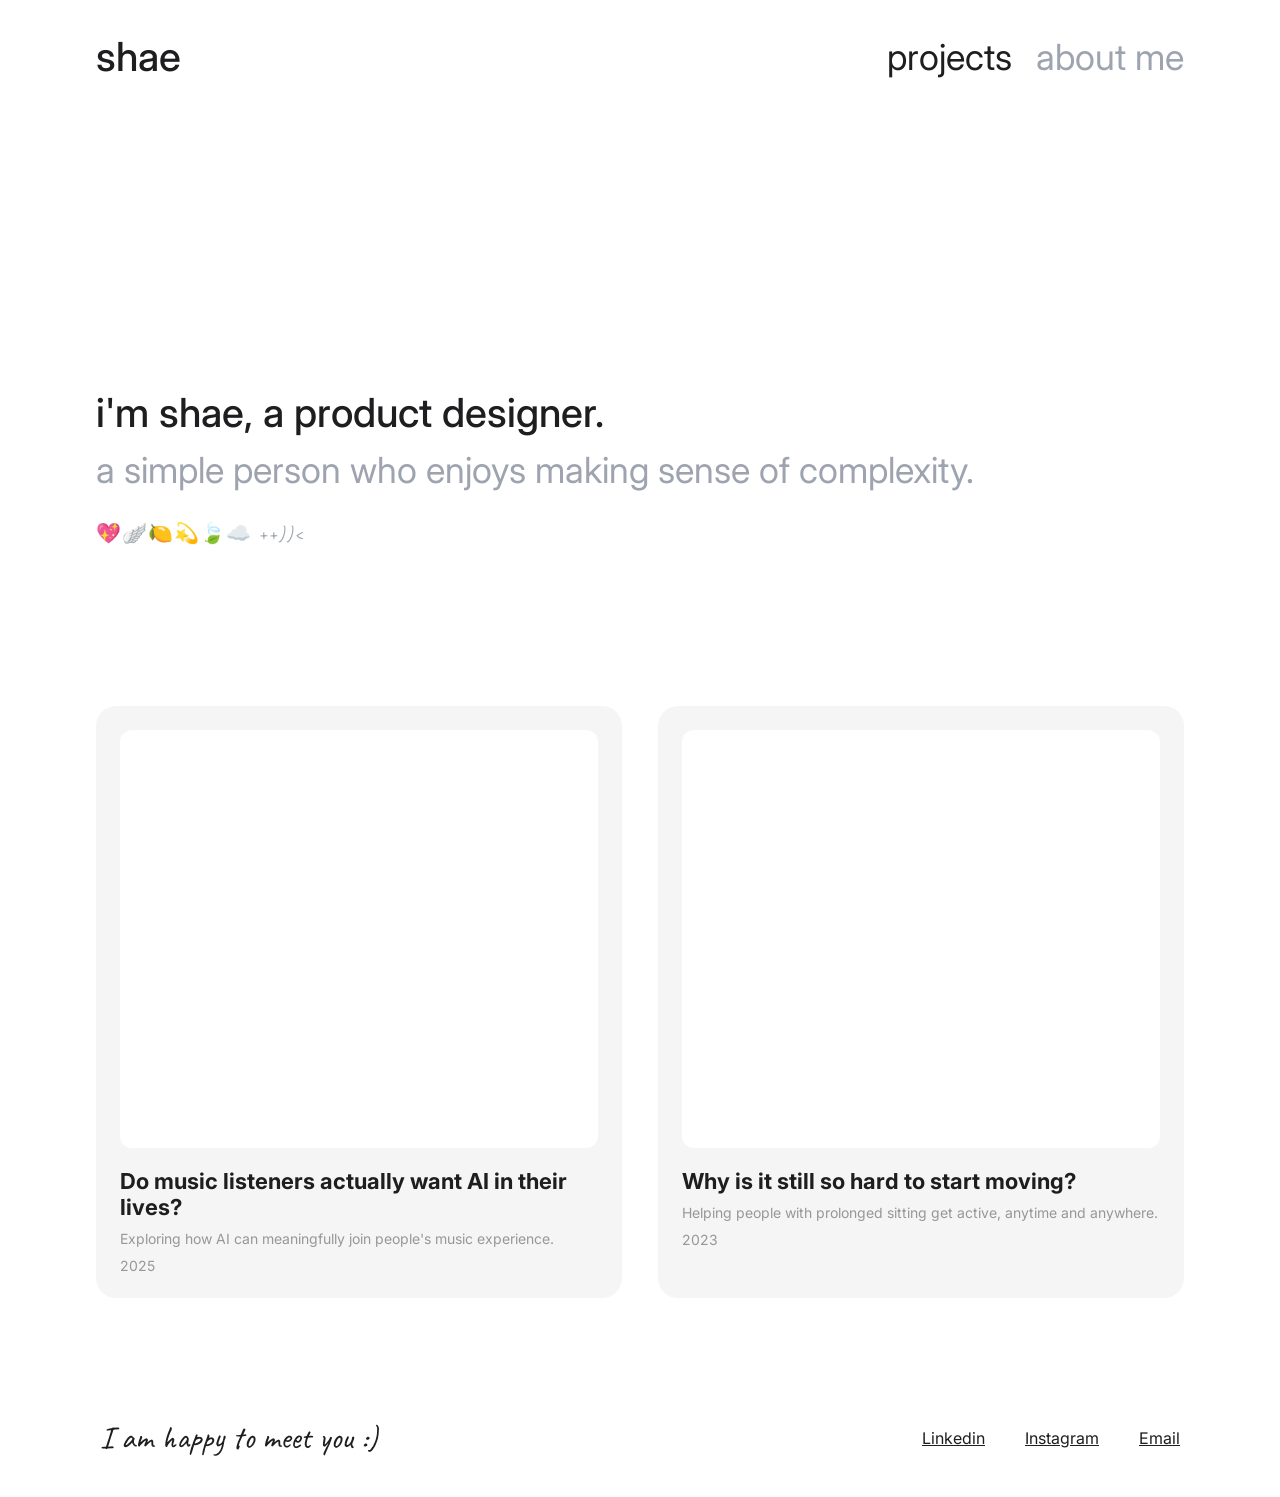
<file: index.html>
<!DOCTYPE html>
<html lang="en">
<head>
  <meta charset="UTF-8">
  <meta name="viewport" content="width=device-width, initial-scale=1.0">
  <title>Shae — Product Designer</title>
  <link rel="preconnect" href="https://fonts.googleapis.com">
  <link rel="preconnect" href="https://fonts.gstatic.com" crossorigin>
  <link href="https://fonts.googleapis.com/css2?family=Inter:wght@400;500;600;700&family=DM+Sans:opsz,wght@9..40,400;9..40,700&family=Caveat&display=swap" rel="stylesheet">
  <link rel="stylesheet" href="home.css">
</head>
<body>

  <!-- Header -->
  <header class="site-header">
    <a href="index.html" class="site-logo">shae</a>
    <nav class="site-nav">
      <a href="index.html" class="nav-pill nav-pill-active">projects</a>
      <a href="#" class="nav-pill">about me</a>
    </nav>
  </header>

  <!-- Bento Photo Gallery (hidden for testing)
  <section class="bento-gallery">
    <div class="bento-grid" id="bentoGrid"></div>
  </section>

  <script src="gallery-config.js"></script>
  <script>
    (function() {
      const grid = document.getElementById('bentoGrid');
      const cellCount = 6;
      const wideIndices = [0, 5];
      const shuffled = [...GALLERY_IMAGES].sort(() => Math.random() - 0.5);
      const cells = Array.from({ length: cellCount }, () => []);
      shuffled.forEach((img, i) => { cells[i % cellCount].push(img); });
      cells.forEach((imgs, i) => {
        const cell = document.createElement('div');
        cell.className = 'bento-cell' + (wideIndices.includes(i) ? ' bento-wide' : '');
        imgs.forEach((src, j) => {
          const imgEl = document.createElement('img');
          imgEl.src = 'gallery/' + src;
          imgEl.className = 'bento-img' + (j === 0 ? ' active' : '');
          imgEl.alt = '';
          cell.appendChild(imgEl);
        });
        grid.appendChild(cell);
        if (imgs.length > 1) {
          let current = 0;
          setInterval(() => {
            cell.children[current].classList.remove('active');
            current = (current + 1) % imgs.length;
            cell.children[current].classList.add('active');
          }, 10000);
        }
      });
    })();
  </script>
  -->

  <!-- Intro Text -->
  <section class="home-intro">
    <p class="home-intro-text"><strong>i'm shae, a product designer.</strong></p>
    <p class="home-intro-text">a simple person who enjoys making sense of complexity.</p>
    <p class="home-mood">💖🪽🍋💫🍃☁️ ++))<<!!</p>
  </section>

  <!-- Projects Grid -->
  <section class="projects">
    <div class="projects-grid">

      <a href="vibesync.html" class="project-card">
        <div class="project-cover">
          <video autoplay loop muted playsinline class="project-cover-img">
            <source src="vibesync/cover-2.mov" type="video/mp4">
          </video>
        </div>
        <h3 class="project-title">Do music listeners actually want AI in their lives?</h3>
        <p class="project-desc">Exploring how AI can meaningfully join people's music experience.</p>
        <div class="project-meta">
          <span class="project-year">2025</span>
        </div>
      </a>

      <a href="stepup.html" class="project-card">
        <div class="project-cover stepup-carousel">
          <video autoplay loop muted playsinline class="project-cover-img carousel-video active">
            <source src="video11.mov" type="video/mp4">
          </video>
          <video autoplay loop muted playsinline class="project-cover-img carousel-video">
            <source src="video3.mov" type="video/mp4">
          </video>
          <video autoplay loop muted playsinline class="project-cover-img carousel-video">
            <source src="video2.mov" type="video/mp4">
          </video>
        </div>
        <h3 class="project-title">Why is it still so hard to start moving?</h3>
        <p class="project-desc">Helping people with prolonged sitting get active, anytime and anywhere.</p>
        <div class="project-meta">
          <span class="project-year">2023</span>
        </div>
      </a>

      <!-- More projects coming soon -->

    </div>
  </section>

  <!-- Footer -->
  <footer class="site-footer">
    <p class="footer-text" id="footerText">I am happy to meet you :)</p>
    <div class="footer-links">
      <a href="#" class="footer-link">Linkedin</a>
      <a href="#" class="footer-link">Instagram</a>
      <a href="#" class="footer-link">Email</a>
    </div>
  </footer>

  <script>
    // Fade in project cards after intro
    const cards = document.querySelectorAll('.project-card');
    const cardObserver = new IntersectionObserver((entries) => {
      entries.forEach(entry => {
        if (entry.isIntersecting) {
          const index = Array.from(cards).indexOf(entry.target);
          setTimeout(() => {
            entry.target.classList.add('visible');
          }, 100 + index * 100);
        }
      });
    }, { threshold: 0.1 });

    cards.forEach(card => {
      cardObserver.observe(card);
    });

    // StepUp video carousel
    const carouselVideos = document.querySelectorAll('.stepup-carousel .carousel-video');
    if (carouselVideos.length > 1) {
      let current = 0;
      setInterval(() => {
        carouselVideos[current].classList.remove('active');
        current = (current + 1) % carouselVideos.length;
        carouselVideos[current].classList.add('active');
      }, 4000);
    }

    const footerPhrases = [
      'I am happy to meet you :)',
      'have a beautiful day ~',
      'keep positive, keep moving',
      'small steps lead to big changes',
      'be kind to yourself today',
      "you're doing great, keep going",
      'stay curious, stay creative',
      'take a deep breath and smile',
      'design with heart, live with joy',
      'every day is a fresh start'
    ];
    let footerIndex = 0;
    const footerEl = document.getElementById('footerText');
    setInterval(() => {
      footerEl.style.opacity = 0;
      setTimeout(() => {
        footerIndex = (footerIndex + 1) % footerPhrases.length;
        footerEl.textContent = footerPhrases[footerIndex];
        footerEl.style.opacity = 1;
      }, 400);
    }, 3000);
  </script>

</body>
</html>
</file>
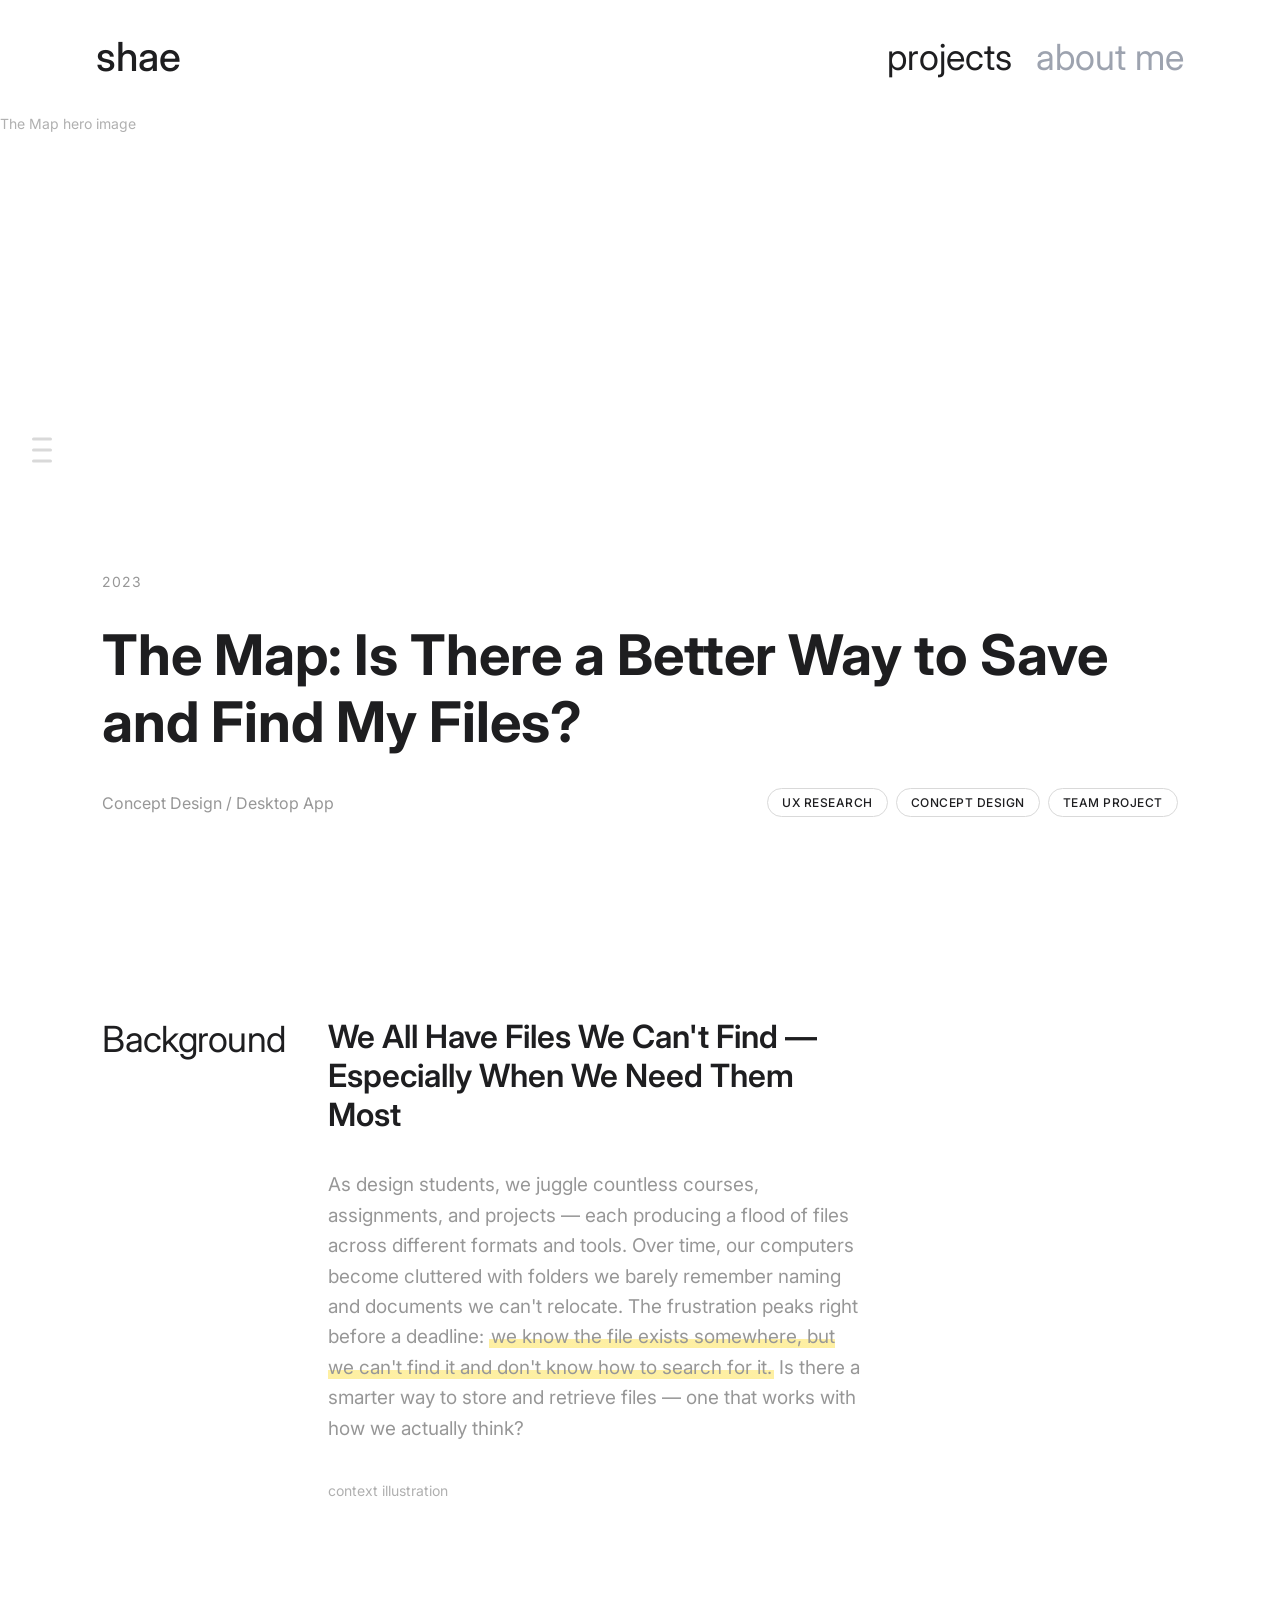
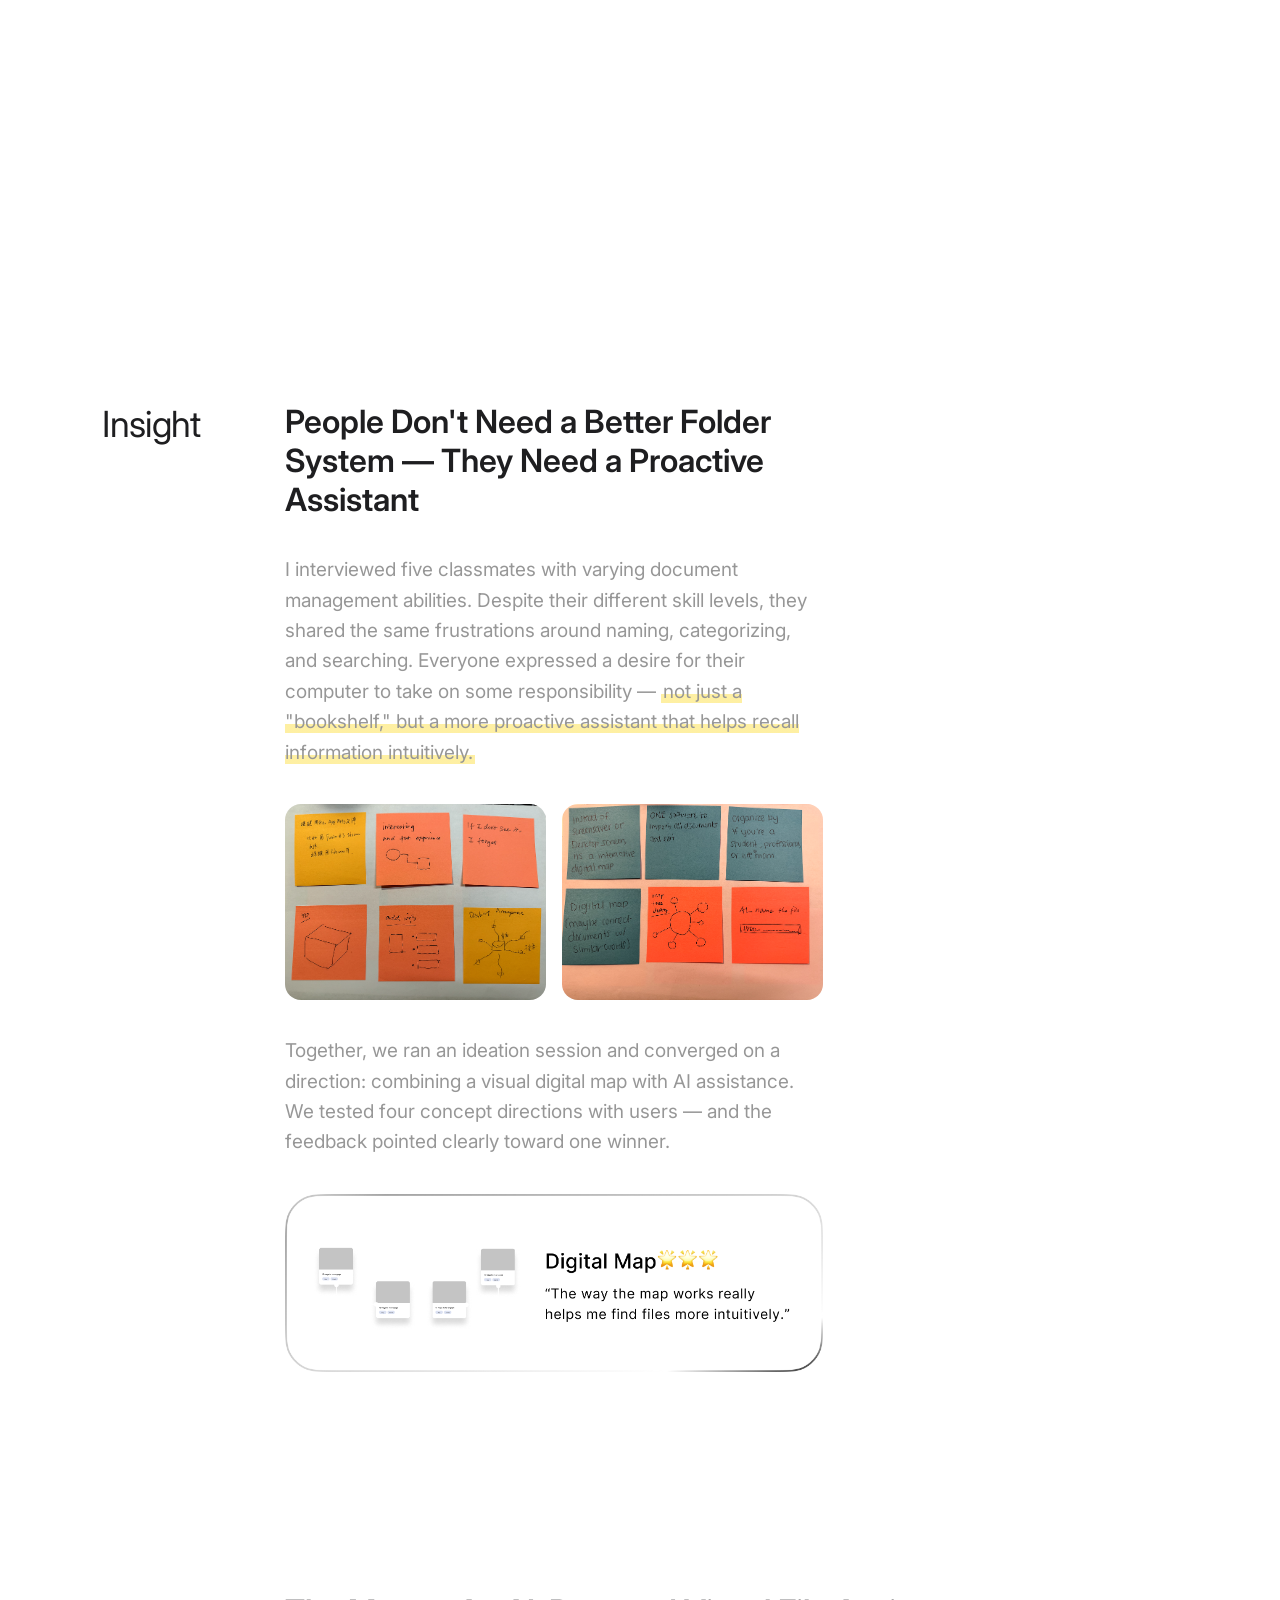
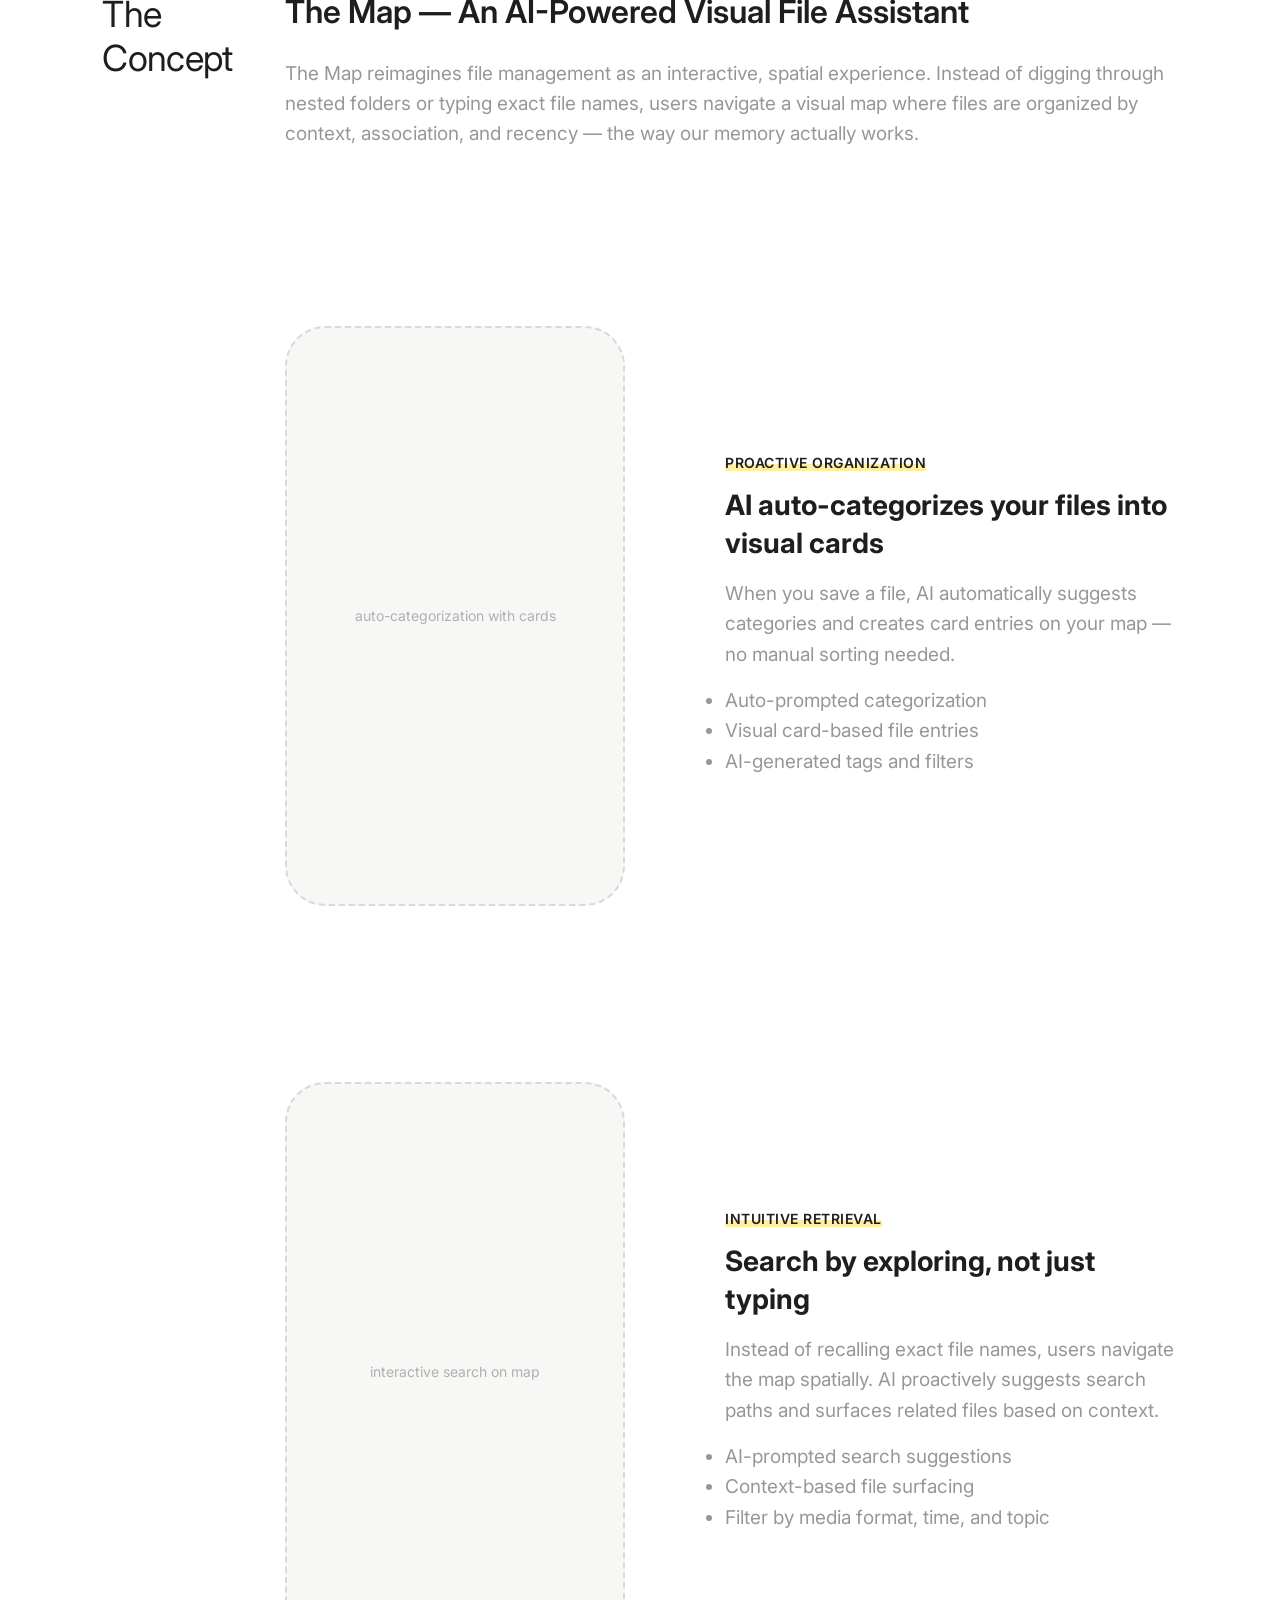
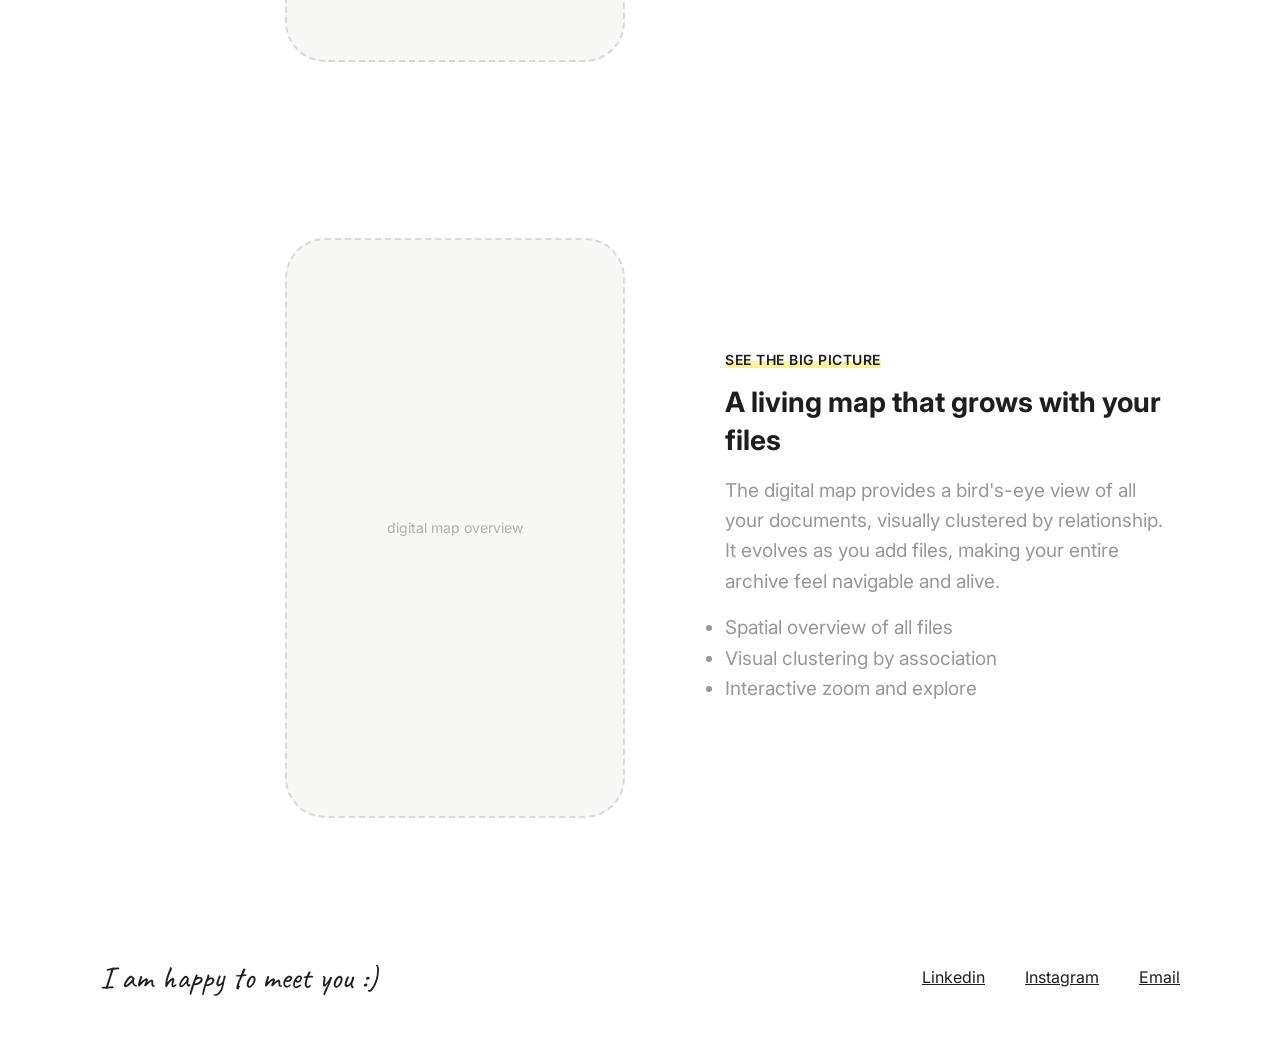
<file: mindmap.html>
<!DOCTYPE html>
<html lang="en">
<head>
  <meta charset="UTF-8">
  <meta name="viewport" content="width=device-width, initial-scale=1.0">
  <title>The Map</title>
  <link rel="preconnect" href="https://fonts.googleapis.com">
  <link rel="preconnect" href="https://fonts.gstatic.com" crossorigin>
  <link href="https://fonts.googleapis.com/css2?family=Inter:wght@400;500;600;700&family=DM+Sans:opsz,wght@9..40,400;9..40,700&family=Caveat&display=swap" rel="stylesheet">
  <link rel="stylesheet" href="styles.css">
</head>
<body>
  <!-- Header -->
  <header class="site-header">
    <a href="index.html" class="site-logo">shae</a>
    <nav class="site-nav">
      <a href="index.html" class="nav-pill nav-pill-active">projects</a>
      <a href="#" class="nav-pill">about me</a>
    </nav>
  </header>

  <!-- Side Navigation -->
  <nav class="side-nav" id="sideNav">
    <div class="nav-lines">
      <span class="nav-line" data-section="section-1"></span>
      <span class="nav-line" data-section="section-2"></span>
      <span class="nav-line" data-section="section-3"></span>
    </div>

    <div class="nav-popup" id="navPopup">
      <a href="#" class="nav-popup-item">Top</a>
      <a href="#section-1" class="nav-popup-item" data-section="section-1">Background</a>
      <a href="#section-2" class="nav-popup-item" data-section="section-2">Insight</a>
      <a href="#section-3" class="nav-popup-item" data-section="section-3">The Concept</a>
    </div>
  </nav>

  <!-- Hero Image -->
  <div class="hero-image">
    <div class="project-cover-placeholder" style="width:100%;aspect-ratio:16/5;">
      <span class="placeholder-label">The Map hero image</span>
    </div>
  </div>

  <!-- Hero -->
  <header class="hero">
    <p class="hero-date">2023</p>
    <h1 class="hero-title">The Map: Is There a Better Way to Save and Find My Files?</h1>
    <div class="hero-bottom">
      <p class="hero-category">Concept Design / Desktop App</p>
      <div class="hero-tags">
        <span class="hero-tag">UX RESEARCH</span>
        <span class="hero-tag">CONCEPT DESIGN</span>
        <span class="hero-tag">TEAM PROJECT</span>
      </div>
    </div>
  </header>

  <!-- Section 1: Background -->
  <section class="section" id="section-1">
    <div class="content-wrapper">
      <h2 class="subtitle">Background</h2>

      <div class="section-body">
        <h3 class="title">
          We All Have Files We Can't Find — Especially When We Need Them Most
        </h3>
        <p class="body-text">As design students, we juggle countless courses, assignments, and projects — each producing a flood of files across different formats and tools. Over time, our computers become cluttered with folders we barely remember naming and documents we can't relocate. The frustration peaks right before a deadline: <mark class="highlight-purple">we know the file exists somewhere, but we can't find it and don't know how to search for it.</mark> Is there a smarter way to store and retrieve files — one that works with how we actually think?</p>

        <div class="img-row">
          <div class="project-cover-placeholder" style="width:100%;aspect-ratio:16/9;">
            <span class="placeholder-label">context illustration</span>
          </div>
        </div>
      </div>
    </div>
  </section>

  <!-- Section 2: How We Got Here -->
  <section class="section" id="section-2">
    <div class="content-wrapper">
      <h2 class="subtitle">Insight</h2>

      <div class="section-body">
        <h3 class="title">
          People Don't Need a Better Folder System — They Need a Proactive Assistant
        </h3>
        <p class="body-text">I interviewed five classmates with varying document management abilities. Despite their different skill levels, they shared the same frustrations around naming, categorizing, and searching. Everyone expressed a desire for their computer to take on some responsibility — <mark class="highlight-purple">not just a "bookshelf," but a more proactive assistant that helps recall information intuitively.</mark></p>

        <div class="img-row img-row-2">
          <img src="images/The map/IMG_9987 1.png" alt="Ideation sketches - group 1" class="section-img">
          <img src="images/The map/IMG_9988 1.png" alt="Ideation sketches - group 2" class="section-img">
        </div>

        <p class="body-text">Together, we ran an ideation session and converged on a direction: combining a visual digital map with AI assistance. We tested four concept directions with users — and the feedback pointed clearly toward one winner.</p>

        <img src="images/The map/999.png" alt="Digital Map concept - the winning direction" class="section-img">
      </div>
    </div>
  </section>

  <!-- Section 3: The Concept -->
  <section class="section section-visual" id="section-3">
    <div class="content-wrapper">
      <h2 class="subtitle">The Concept</h2>

      <div class="section-body">
        <div class="subsection">
          <h3 class="title">The Map — An AI-Powered Visual File Assistant</h3>
          <p class="body-text">The Map reimagines file management as an interactive, spatial experience. Instead of digging through nested folders or typing exact file names, users navigate a visual map where files are organized by context, association, and recency — the way our memory actually works.</p>
        </div>

        <!-- Feature 1 -->
        <div class="feature-row">
          <div class="feature-phone">
            <div class="phone-placeholder">
              <span class="placeholder-label">auto-categorization with cards</span>
            </div>
          </div>
          <div class="feature-text">
            <p class="feature-label">Proactive organization</p>
            <h3 class="feature-title">AI auto-categorizes your files into visual cards</h3>
            <p class="body-text">When you save a file, AI automatically suggests categories and creates card entries on your map — no manual sorting needed.</p>
            <ul class="body-text">
              <li>Auto-prompted categorization</li>
              <li>Visual card-based file entries</li>
              <li>AI-generated tags and filters</li>
            </ul>
          </div>
        </div>

        <!-- Feature 2 -->
        <div class="feature-row">
          <div class="feature-phone">
            <div class="phone-placeholder">
              <span class="placeholder-label">interactive search on map</span>
            </div>
          </div>
          <div class="feature-text">
            <p class="feature-label">Intuitive retrieval</p>
            <h3 class="feature-title">Search by exploring, not just typing</h3>
            <p class="body-text">Instead of recalling exact file names, users navigate the map spatially. AI proactively suggests search paths and surfaces related files based on context.</p>
            <ul class="body-text">
              <li>AI-prompted search suggestions</li>
              <li>Context-based file surfacing</li>
              <li>Filter by media format, time, and topic</li>
            </ul>
          </div>
        </div>

        <!-- Feature 3 -->
        <div class="feature-row">
          <div class="feature-phone">
            <div class="phone-placeholder">
              <span class="placeholder-label">digital map overview</span>
            </div>
          </div>
          <div class="feature-text">
            <p class="feature-label">See the big picture</p>
            <h3 class="feature-title">A living map that grows with your files</h3>
            <p class="body-text">The digital map provides a bird's-eye view of all your documents, visually clustered by relationship. It evolves as you add files, making your entire archive feel navigable and alive.</p>
            <ul class="body-text">
              <li>Spatial overview of all files</li>
              <li>Visual clustering by association</li>
              <li>Interactive zoom and explore</li>
            </ul>
          </div>
        </div>
      </div>
    </div>
  </section>

  <!-- Footer -->
  <footer class="site-footer">
    <p class="footer-text">I am happy to meet you :)</p>
    <div class="footer-links">
      <a href="#" class="footer-link">Linkedin</a>
      <a href="#" class="footer-link">Instagram</a>
      <a href="#" class="footer-link">Email</a>
    </div>
  </footer>

  <script>
    // Highlight active section on scroll
    const sections = document.querySelectorAll('.section');
    const navLines = document.querySelectorAll('.nav-line');
    const navPopupItems = document.querySelectorAll('.nav-popup-item');

    function updateActiveSection() {
      let currentId = '';
      sections.forEach(section => {
        const rect = section.getBoundingClientRect();
        if (rect.top <= 200) {
          currentId = section.id;
        }
      });

      navLines.forEach(line => {
        line.classList.toggle('nav-line-active', line.dataset.section === currentId);
      });

      navPopupItems.forEach(item => {
        item.classList.toggle('active', item.dataset.section === currentId);
      });
    }

    window.addEventListener('scroll', updateActiveSection);
    updateActiveSection();

    // Fade in sections on scroll
    const fadeObserver = new IntersectionObserver((entries) => {
      entries.forEach(entry => {
        if (entry.isIntersecting) {
          entry.target.classList.add('visible');
        }
      });
    }, { threshold: 0.15 });

    document.querySelectorAll('.section').forEach(section => {
      fadeObserver.observe(section);
    });
  </script>
</body>
</html>
</file>
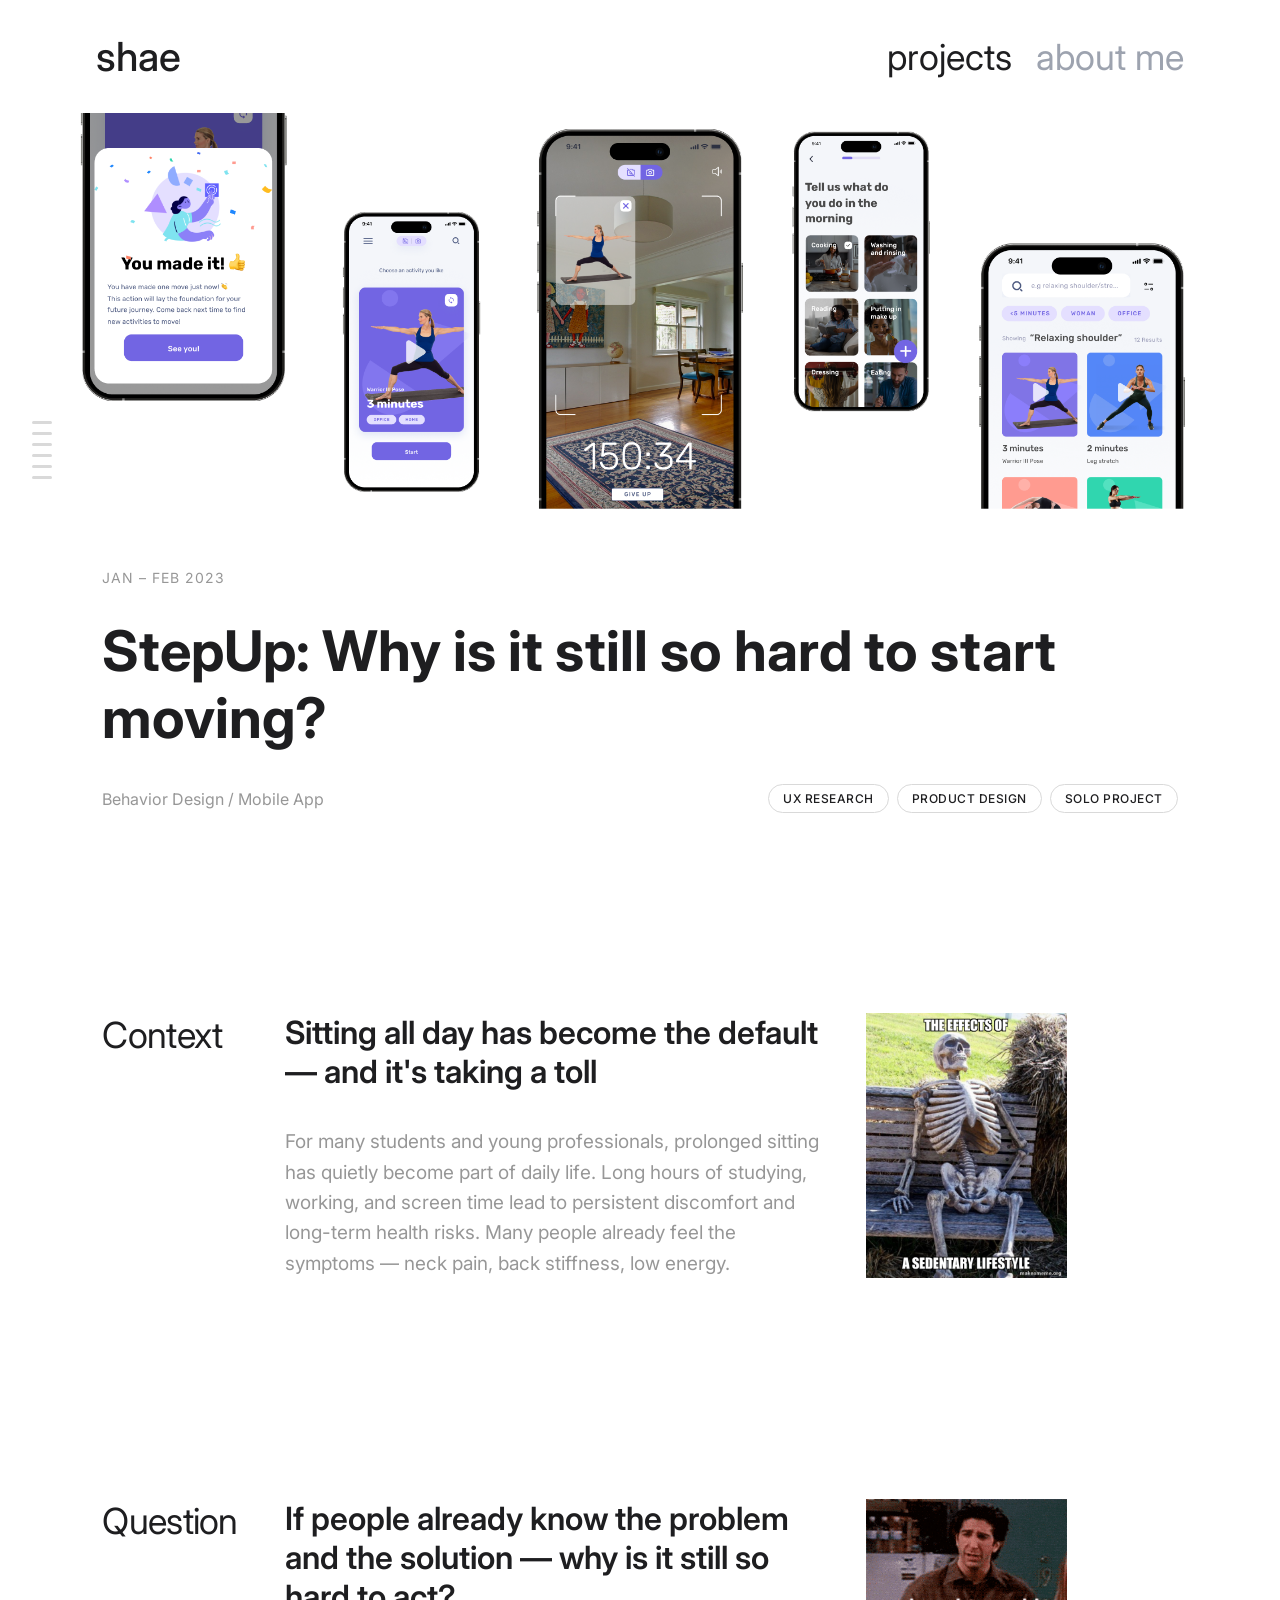
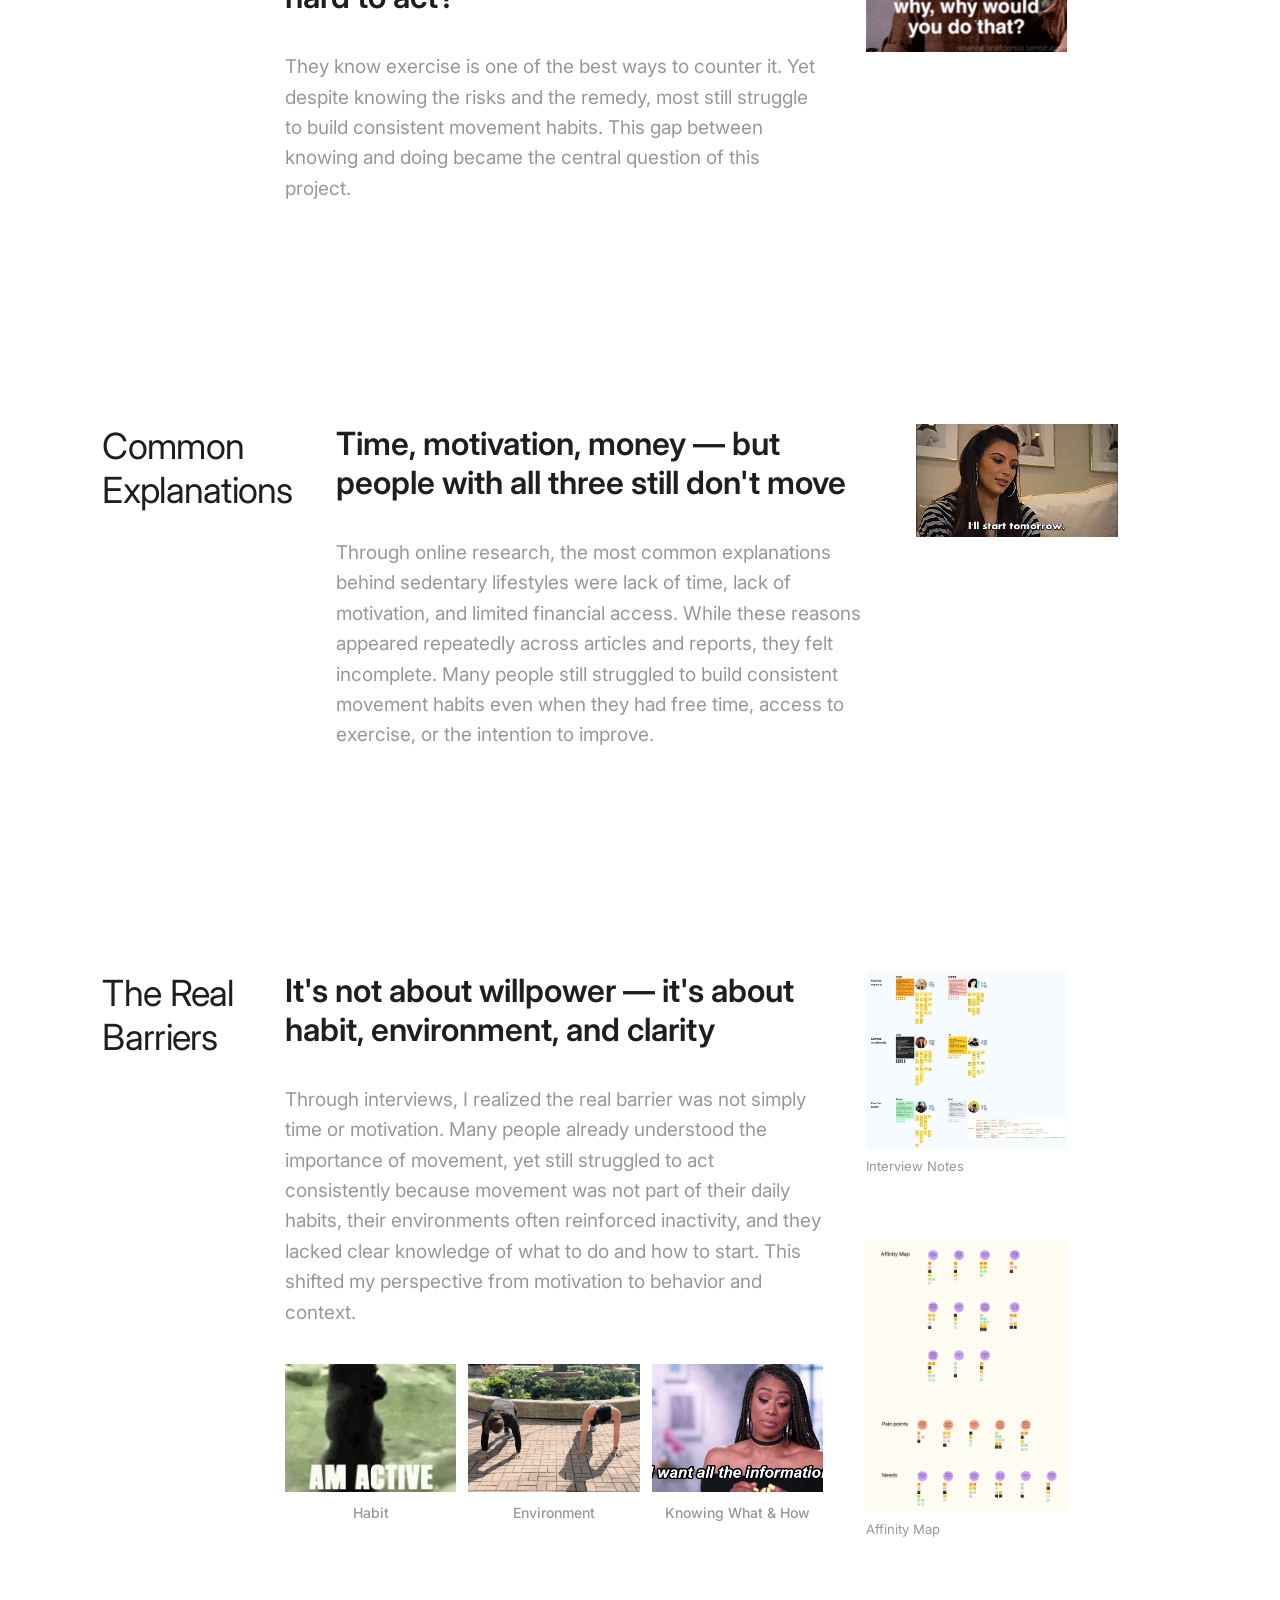
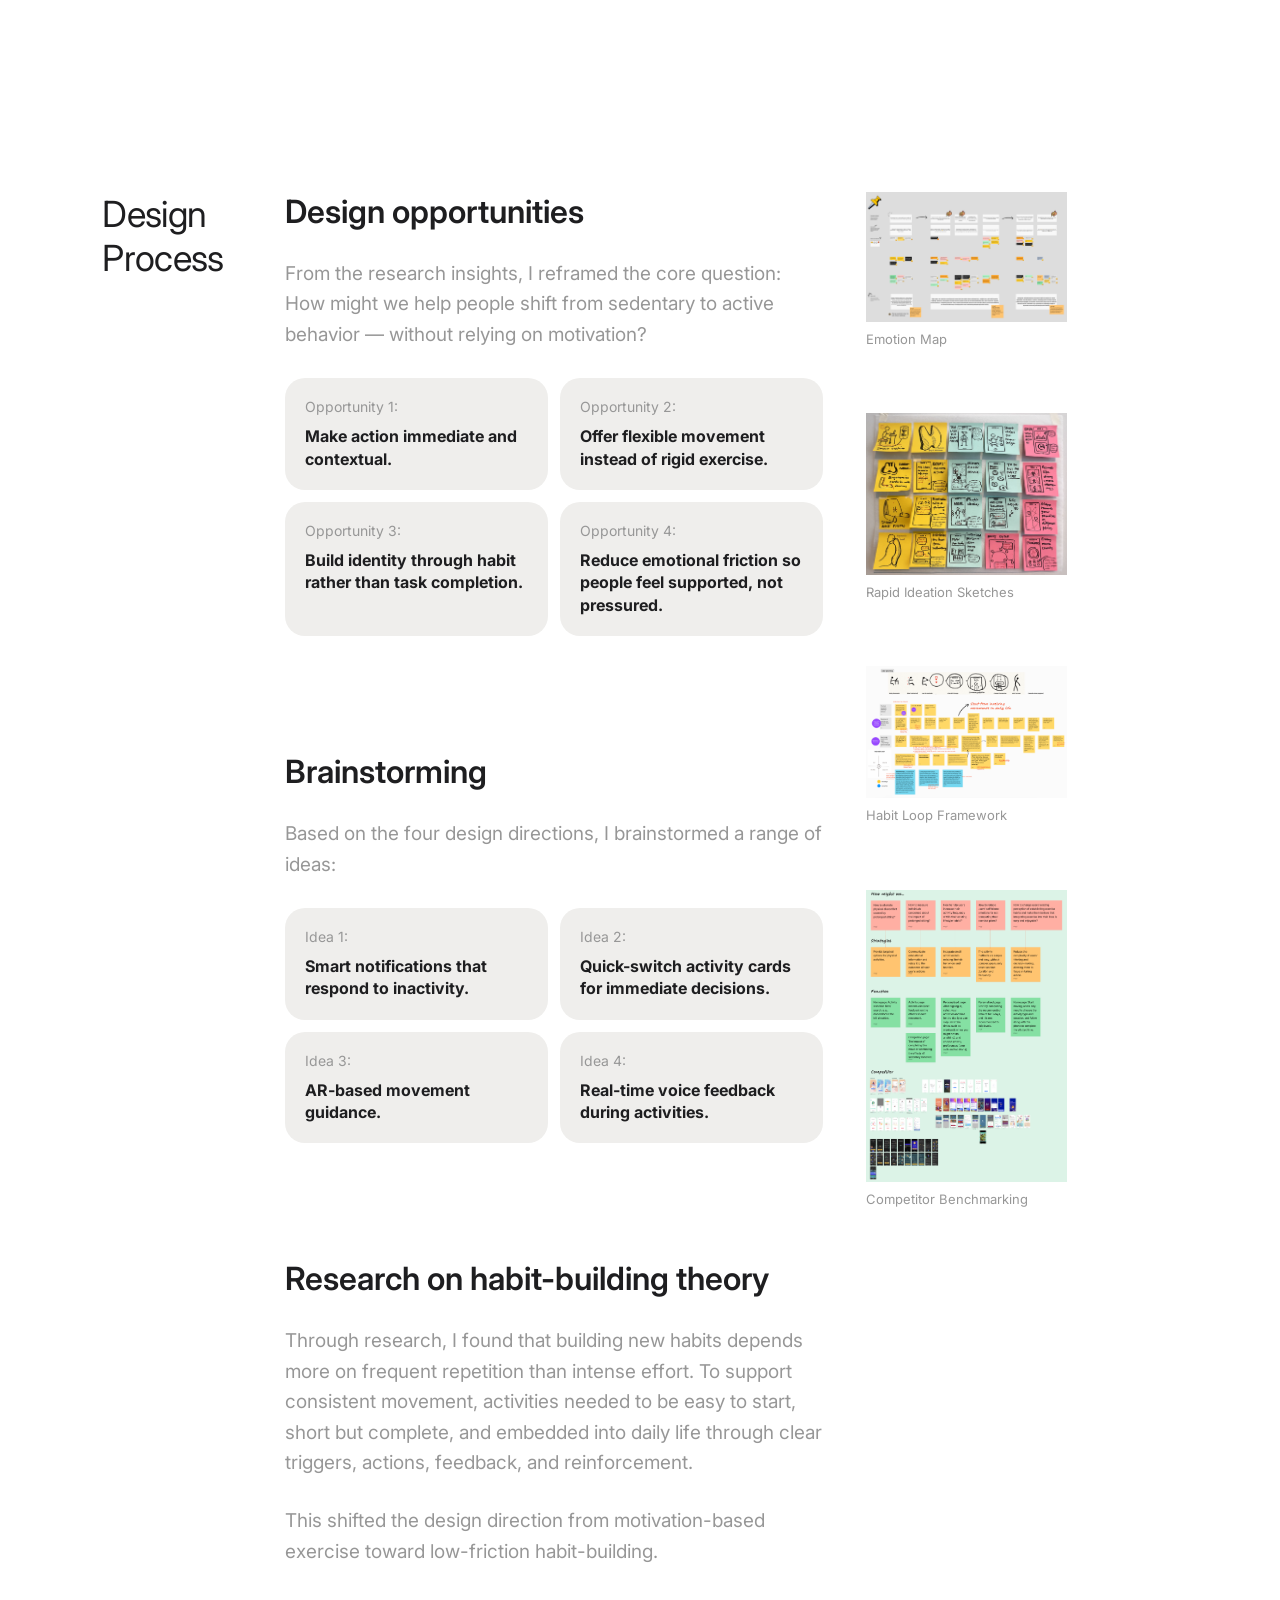
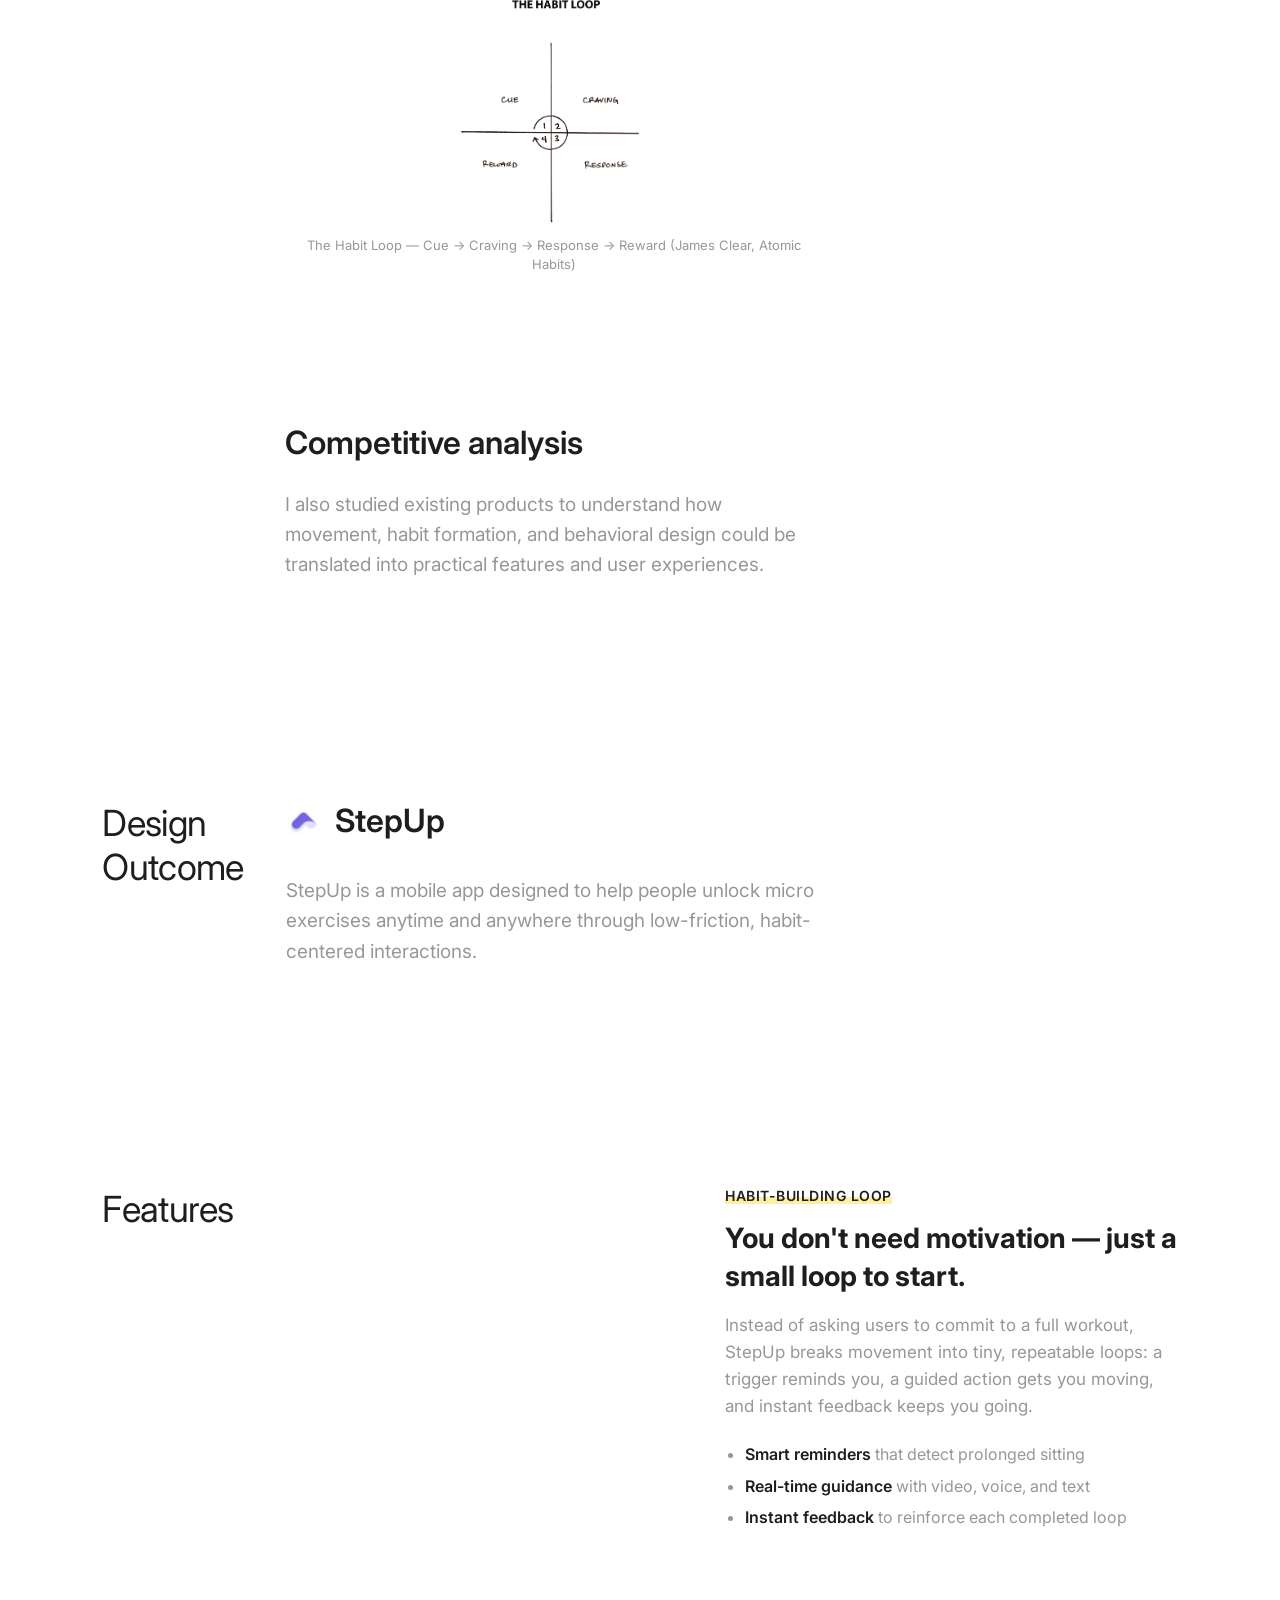
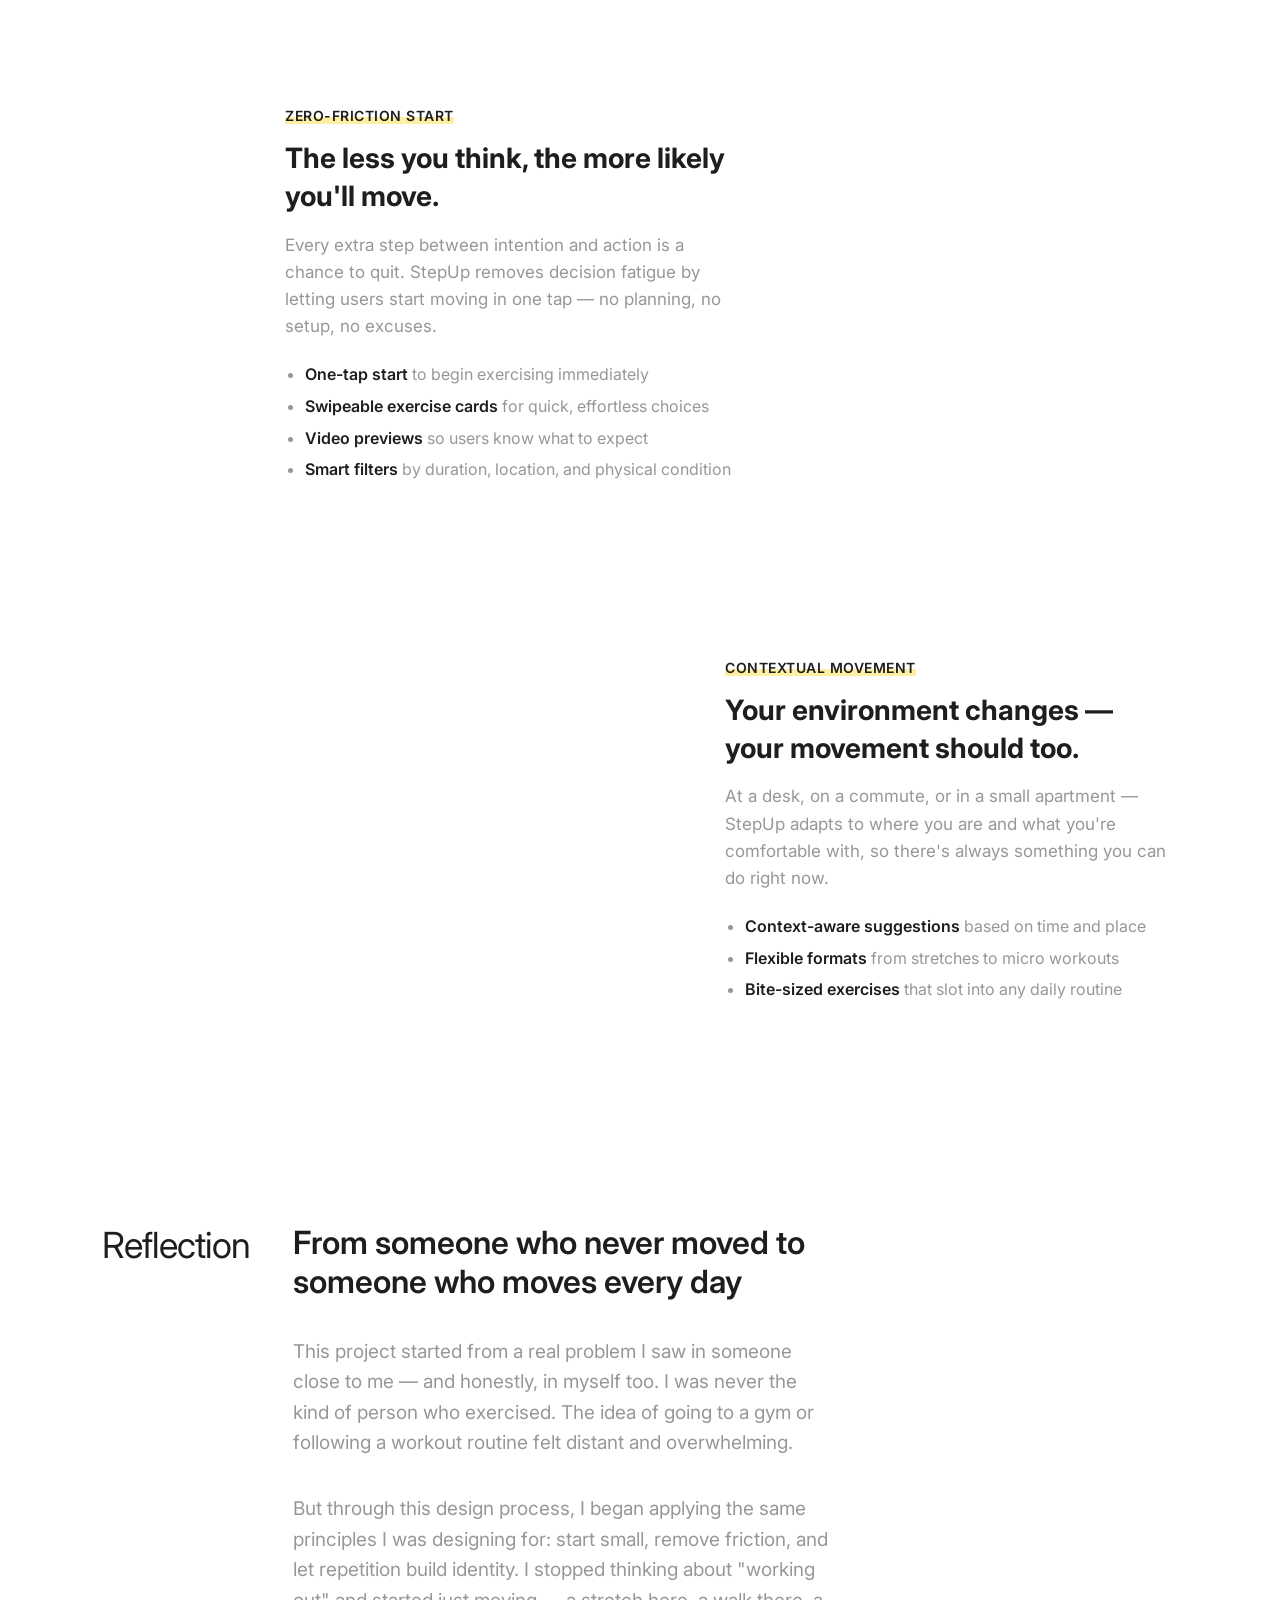
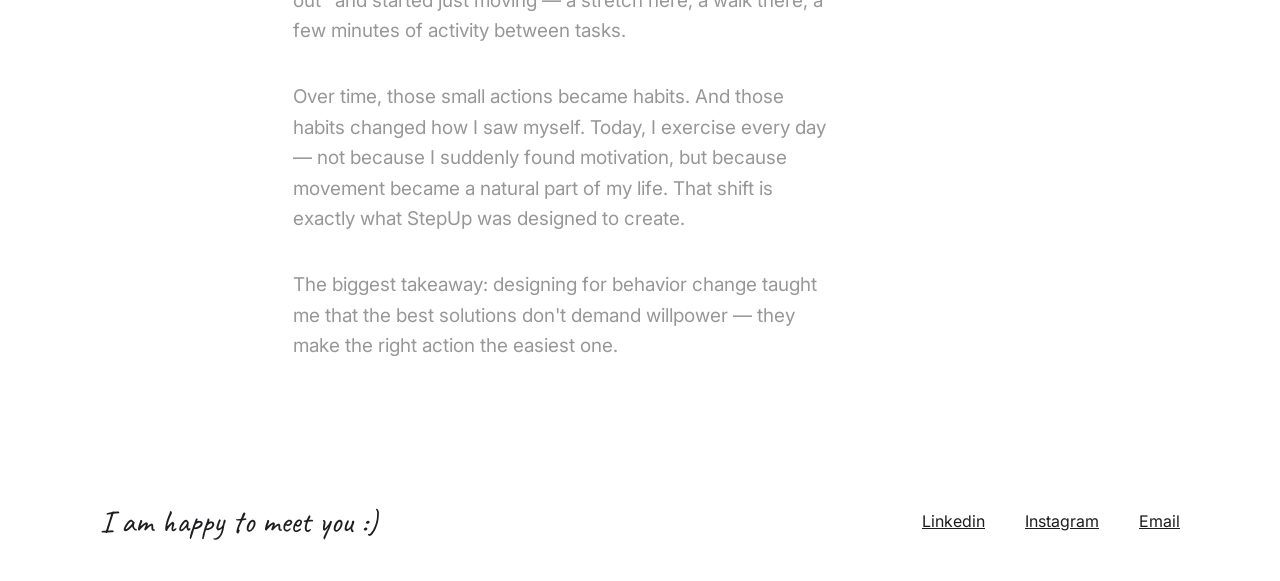
<file: stepup-backup-before-simplify.html>
<!DOCTYPE html>
<html lang="en">
<head>
  <meta charset="UTF-8">
  <meta name="viewport" content="width=device-width, initial-scale=1.0">
  <title>Design Opportunities</title>
  <link rel="preconnect" href="https://fonts.googleapis.com">
  <link rel="preconnect" href="https://fonts.gstatic.com" crossorigin>
  <link href="https://fonts.googleapis.com/css2?family=Inter:wght@400;500;600;700&family=DM+Sans:opsz,wght@9..40,400;9..40,700&family=Caveat&display=swap" rel="stylesheet">
  <link rel="stylesheet" href="styles.css">
</head>
<body>
  <!-- Header -->
  <header class="site-header">
    <a href="index.html" class="site-logo">shae</a>
    <nav class="site-nav">
      <a href="index.html" class="nav-pill nav-pill-active">projects</a>
      <a href="#" class="nav-pill">about me</a>
    </nav>
  </header>

  <!-- Side Navigation -->
  <nav class="side-nav" id="sideNav">
    <div class="nav-lines">
      <span class="nav-line" data-section="section-1"></span>
      <span class="nav-line" data-section="section-2"></span>
      <span class="nav-line" data-section="section-3"></span>
      <span class="nav-line" data-section="section-4"></span>
      <span class="nav-line" data-section="section-5"></span>
      <span class="nav-line" data-section="section-6"></span>
    </div>

    <div class="nav-popup" id="navPopup">
      <a href="#" class="nav-popup-item">Top</a>
      <a href="#section-1" class="nav-popup-item" data-section="section-1">Context</a>
      <a href="#section-2" class="nav-popup-item" data-section="section-2">Question</a>
      <a href="#section-3" class="nav-popup-item" data-section="section-3">Common Explanations</a>
      <a href="#section-4" class="nav-popup-item" data-section="section-4">The Real Barriers</a>
      <a href="#section-5" class="nav-popup-item" data-section="section-5">Design Process</a>
      <a href="#section-6" class="nav-popup-item" data-section="section-6">Design Outcome</a>
      <a href="#section-7" class="nav-popup-item" data-section="section-7">Features</a>
      <a href="#section-8" class="nav-popup-item" data-section="section-8">Reflection</a>
    </div>
  </nav>

  <!-- Hero Image -->
  <div class="hero-image">
    <img src="images/Frame 1000006307.png" alt="StepUp app screens showcase">
  </div>

  <!-- Hero -->
  <header class="hero">
    <p class="hero-date">Jan – Feb 2023</p>
    <h1 class="hero-title">StepUp: Why is it still so hard to start moving?</h1>
    <div class="hero-bottom">
      <p class="hero-category">Behavior Design / Mobile App</p>
      <div class="hero-tags">
        <span class="hero-tag">UX RESEARCH</span>
        <span class="hero-tag">PRODUCT DESIGN</span>
        <span class="hero-tag">SOLO PROJECT</span>
      </div>
    </div>
  </header>

  <!-- Section 1: Context -->
  <section class="section" id="section-1">
    <div class="content-wrapper">
      <h2 class="subtitle">Context</h2>

      <div class="section-body">
        <h3 class="title">
          Sitting all day has become the default — and it's taking a toll
        </h3>
        <p class="body-text">For many students and young professionals, prolonged sitting has quietly become part of daily life. Long hours of studying, working, and screen time lead to persistent discomfort and long-term health risks. Many people already feel the symptoms — neck pain, back stiffness, low energy.</p>
      </div>

      <div class="section-aside">
        <img src="sit.png" alt="The effects of a sedentary lifestyle" class="aside-img">
      </div>
    </div>
  </section>

  <!-- Section 2: Question -->
  <section class="section" id="section-2">
    <div class="content-wrapper">
      <h2 class="subtitle">Question</h2>

      <div class="section-body">
        <h3 class="title">
          If people already know the problem and the solution — why is it still so hard to act?
        </h3>

        <p class="body-text">They know exercise is one of the best ways to counter it. Yet despite knowing the risks and the remedy, most still struggle to build consistent movement habits. This gap between knowing and doing became the central question of this project.</p>
      </div>

      <div class="section-aside">
        <img src="200_d.gif" alt="Why would you do that" class="aside-img">
      </div>
    </div>
  </section>

  <!-- Section 3: Desk Research -->
  <section class="section" id="section-3">
    <div class="content-wrapper">
      <h2 class="subtitle">Common Explanations</h2>

      <div class="section-body">
        <h3 class="title">
          Time, motivation, money — but people with all three still don't move
        </h3>

        <p class="body-text">Through online research, the most common explanations behind sedentary lifestyles were lack of time, lack of motivation, and limited financial access. While these reasons appeared repeatedly across articles and reports, they felt incomplete. Many people still struggled to build consistent movement habits even when they had free time, access to exercise, or the intention to improve.</p>

      </div>

      <div class="section-aside">
        <img src="11.gif" alt="I'll start tomorrow" class="aside-img">
      </div>
    </div>
  </section>

  <!-- Section 4: User Interviews -->
  <section class="section" id="section-4">
    <div class="content-wrapper">
      <h2 class="subtitle">The Real Barriers</h2>

      <div class="section-body">
        <h3 class="title">
          It's not about willpower — it's about habit, environment, and clarity
        </h3>

        <p class="body-text">Through interviews, I realized the real barrier was not simply time or motivation. Many people already understood the importance of movement, yet still struggled to act consistently because movement was not part of their daily habits, their environments often reinforced inactivity, and they lacked clear knowledge of what to do and how to start. This shifted my perspective from motivation to behavior and context.</p>

        <div class="img-row img-row-3">
          <figure class="img-caption-figure">
            <img src="active 2.gif" alt="Am active" class="section-img">
            <figcaption class="img-figcaption">Habit</figcaption>
          </figure>
          <figure class="img-caption-figure">
            <img src="environment 2.gif" alt="Environment" class="section-img">
            <figcaption class="img-figcaption">Environment</figcaption>
          </figure>
          <figure class="img-caption-figure">
            <img src="details 2.gif" alt="I want all the information" class="section-img">
            <figcaption class="img-figcaption">Knowing What & How</figcaption>
          </figure>
        </div>
      </div>

      <div class="section-aside">
        <div class="aside-block">
          <img src="images/Screenshot 2023-06-15 at 1.15.26 AM.png" alt="Interview notes" class="aside-img">
          <p class="aside-caption">Interview Notes</p>
        </div>
        <div class="aside-block">
          <img src="images/Screenshot 2023-06-15 at 1.16.31 AM.png" alt="Affinity map" class="aside-img">
          <p class="aside-caption">Affinity Map</p>
        </div>
      </div>
    </div>
  </section>

  <!-- Section 5: Design Process -->
  <section class="section" id="section-5">
    <div class="content-wrapper">
      <h2 class="subtitle">Design Process</h2>

      <div class="section-body">
        <div class="subsection">
          <h3 class="title">Design opportunities</h3>
          <p class="body-text">From the research insights, I reframed the core question: How might we help people shift from sedentary to active behavior — without relying on motivation?</p>
          <div class="direction-cards">
            <div class="direction-card">
              <p class="direction-label">Opportunity 1:</p>
              <p class="direction-title">Make action immediate and contextual.</p>
            </div>
            <div class="direction-card">
              <p class="direction-label">Opportunity 2:</p>
              <p class="direction-title">Offer flexible movement instead of rigid exercise.</p>
            </div>
            <div class="direction-card">
              <p class="direction-label">Opportunity 3:</p>
              <p class="direction-title">Build identity through habit rather than task completion.</p>
            </div>
            <div class="direction-card">
              <p class="direction-label">Opportunity 4:</p>
              <p class="direction-title">Reduce emotional friction so people feel supported, not pressured.</p>
            </div>
          </div>
        </div>

        <div class="subsection">
          <h3 class="title">Brainstorming</h3>
          <p class="body-text">Based on the four design directions, I brainstormed a range of ideas:</p>
          <div class="direction-cards">
            <div class="direction-card">
              <p class="direction-label">Idea 1:</p>
              <p class="direction-title">Smart notifications that respond to inactivity.</p>
            </div>
            <div class="direction-card">
              <p class="direction-label">Idea 2:</p>
              <p class="direction-title">Quick-switch activity cards for immediate decisions.</p>
            </div>
            <div class="direction-card">
              <p class="direction-label">Idea 3:</p>
              <p class="direction-title">AR-based movement guidance.</p>
            </div>
            <div class="direction-card">
              <p class="direction-label">Idea 4:</p>
              <p class="direction-title">Real-time voice feedback during activities.</p>
            </div>
          </div>
        </div>

        <div class="subsection">
          <h3 class="title">Research on habit-building theory</h3>
          <p class="body-text">Through research, I found that building new habits depends more on frequent repetition than intense effort. To support consistent movement, activities needed to be easy to start, short but complete, and embedded into daily life through clear triggers, actions, feedback, and reinforcement.</p>
          <p class="body-text">This shifted the design direction from motivation-based exercise toward low-friction habit-building.</p>
          <div class="aside-block" style="align-items: center;">
            <img src="The-habit-loop-01-e1537283945960.png" alt="The Habit Loop: Cue, Craving, Response, Reward" class="section-img" style="width: 35%; margin: 0 auto;">
            <p class="aside-caption" style="text-align: center;">The Habit Loop — Cue → Craving → Response → Reward (James Clear, Atomic Habits)</p>
          </div>
        </div>

        <div class="subsection">
          <h3 class="title">Competitive analysis</h3>
          <p class="body-text">I also studied existing products to understand how movement, habit formation, and behavioral design could be translated into practical features and user experiences.</p>
        </div>
      </div>

      <div class="section-aside">
        <div class="aside-block">
          <img src="images/Screenshot 2025-06-24 at 10.12.02&#8239;PM.png" alt="Emotion map" class="aside-img">
          <p class="aside-caption">Emotion Map</p>
        </div>
        <div class="aside-block">
          <img src="images/Screenshot 2023-06-21 at 11.16.11 PM.png" alt="Brainstorming sticky notes" class="aside-img">
          <p class="aside-caption">Rapid Ideation Sketches</p>
        </div>
        <div class="aside-block">
          <img src="images/Screenshot 2023-06-21 at 11.31.21 PM.png" alt="Habit loop framework" class="aside-img">
          <p class="aside-caption">Habit Loop Framework</p>
        </div>
        <div class="aside-block">
          <img src="images/Screenshot 2025-06-18 at 11.13.01&#8239;PM.png" alt="Competitive analysis" class="aside-img">
          <p class="aside-caption">Competitor Benchmarking</p>
        </div>
      </div>
    </div>
  </section>

  <!-- Section 6: Design Outcome -->
  <section class="section" id="section-6">
    <div class="content-wrapper">
      <h2 class="subtitle">Design Outcome</h2>

      <div class="section-body">
        <div class="title-with-icon">
          <img src="icon.png" alt="StepUp icon" class="title-icon">
          <h3 class="title">StepUp</h3>
        </div>
        <p class="body-text">StepUp is a mobile app designed to help people unlock micro exercises anytime and anywhere through low-friction, habit-centered interactions.</p>
      </div>
    </div>
  </section>

  <!-- Section 7: Features -->
  <section class="section section-visual" id="section-7">
    <div class="content-wrapper">
      <h2 class="subtitle">Features</h2>

      <div class="section-body">
        <!-- Feature 1: phone left, text right -->
        <div class="feature-row">
          <div class="feature-phone">
            <video class="feature-video" autoplay loop muted playsinline>
              <source src="video11.mov" type="video/mp4">
            </video>
          </div>
          <div class="feature-text">
            <p class="feature-label">Habit-building loop</p>
            <h3 class="feature-title">You don't need motivation — just a small loop to start.</h3>
            <p class="feature-desc">Instead of asking users to commit to a full workout, StepUp breaks movement into tiny, repeatable loops: a trigger reminds you, a guided action gets you moving, and instant feedback keeps you going.</p>
            <ul class="feature-list">
              <li><strong>Smart reminders</strong> that detect prolonged sitting</li>
              <li><strong>Real-time guidance</strong> with video, voice, and text</li>
              <li><strong>Instant feedback</strong> to reinforce each completed loop</li>
            </ul>
          </div>
        </div>

        <!-- Feature 2: text left, phone right -->
        <div class="feature-row">
          <div class="feature-text">
            <p class="feature-label">Zero-friction start</p>
            <h3 class="feature-title">The less you think, the more likely you'll move.</h3>
            <p class="feature-desc">Every extra step between intention and action is a chance to quit. StepUp removes decision fatigue by letting users start moving in one tap — no planning, no setup, no excuses.</p>
            <ul class="feature-list">
              <li><strong>One-tap start</strong> to begin exercising immediately</li>
              <li><strong>Swipeable exercise cards</strong> for quick, effortless choices</li>
              <li><strong>Video previews</strong> so users know what to expect</li>
              <li><strong>Smart filters</strong> by duration, location, and physical condition</li>
            </ul>
          </div>
          <div class="feature-phone">
            <video class="feature-video" autoplay loop muted playsinline>
              <source src="video2.mov" type="video/mp4">
            </video>
          </div>
        </div>

        <!-- Feature 3: phone left, text right -->
        <div class="feature-row">
          <div class="feature-phone">
            <video class="feature-video" autoplay loop muted playsinline>
              <source src="video3.mov" type="video/mp4">
            </video>
          </div>
          <div class="feature-text">
            <p class="feature-label">Contextual movement</p>
            <h3 class="feature-title">Your environment changes — your movement should too.</h3>
            <p class="feature-desc">At a desk, on a commute, or in a small apartment — StepUp adapts to where you are and what you're comfortable with, so there's always something you can do right now.</p>
            <ul class="feature-list">
              <li><strong>Context-aware suggestions</strong> based on time and place</li>
              <li><strong>Flexible formats</strong> from stretches to micro workouts</li>
              <li><strong>Bite-sized exercises</strong> that slot into any daily routine</li>
            </ul>
          </div>
        </div>

      </div>
    </div>
  </section>

  <!-- Section 8: Reflection -->
  <section class="section" id="section-8">
    <div class="content-wrapper">
      <h2 class="subtitle">Reflection</h2>

      <div class="section-body">
        <h3 class="title">From someone who never moved to someone who moves every day</h3>

        <p class="body-text">This project started from a real problem I saw in someone close to me — and honestly, in myself too. I was never the kind of person who exercised. The idea of going to a gym or following a workout routine felt distant and overwhelming.</p>

        <p class="body-text">But through this design process, I began applying the same principles I was designing for: start small, remove friction, and let repetition build identity. I stopped thinking about "working out" and started just moving — a stretch here, a walk there, a few minutes of activity between tasks.</p>

        <p class="body-text">Over time, those small actions became habits. And those habits changed how I saw myself. Today, I exercise every day — not because I suddenly found motivation, but because movement became a natural part of my life. That shift is exactly what StepUp was designed to create.</p>

        <p class="body-text">The biggest takeaway: designing for behavior change taught me that the best solutions don't demand willpower — they make the right action the easiest one.</p>
      </div>
    </div>
  </section>

  <!-- Footer -->
  <footer class="site-footer">
    <p class="footer-text" id="footerText">I am happy to meet you :)</p>
    <div class="footer-links">
      <a href="#" class="footer-link">Linkedin</a>
      <a href="#" class="footer-link">Instagram</a>
      <a href="#" class="footer-link">Email</a>
    </div>
  </footer>

  <script>
    // Highlight active section on scroll
    const sections = document.querySelectorAll('.section');
    const navLines = document.querySelectorAll('.nav-line');
    const navPopupItems = document.querySelectorAll('.nav-popup-item');

    function updateActiveSection() {
      let currentId = '';
      sections.forEach(section => {
        const rect = section.getBoundingClientRect();
        if (rect.top <= 200) {
          currentId = section.id;
        }
      });

      navLines.forEach(line => {
        line.classList.toggle('nav-line-active', line.dataset.section === currentId);
      });

      navPopupItems.forEach(item => {
        item.classList.toggle('active', item.dataset.section === currentId);
      });
    }

    window.addEventListener('scroll', updateActiveSection);
    updateActiveSection();

    // Fade in sections on scroll
    const fadeObserver = new IntersectionObserver((entries) => {
      entries.forEach(entry => {
        if (entry.isIntersecting) {
          entry.target.classList.add('visible');
        }
      });
    }, { threshold: 0.15 });

    document.querySelectorAll('.section').forEach(section => {
      fadeObserver.observe(section);
    });

    // Animate cross marks when scrolled into view
    const crossObserver = new IntersectionObserver((entries) => {
      entries.forEach(entry => {
        if (entry.isIntersecting) {
          entry.target.classList.add('crossed');
        }
      });
    }, { threshold: 0.5 });

    document.querySelectorAll('.img-caption-figure').forEach(fig => {
      if (fig.querySelector('.cross-overlay')) {
        crossObserver.observe(fig);
      }
    });

    // Rotating footer text
    const footerPhrases = [
      'I am happy to meet you :)',
      'have a beautiful day ~',
      'keep positive, keep moving',
      'small steps lead to big changes',
      'be kind to yourself today',
      "you're doing great, keep going",
      'stay curious, stay creative',
      'take a deep breath and smile',
      'design with heart, live with joy',
      'every day is a fresh start'
    ];
    let footerIndex = 0;
    const footerEl = document.getElementById('footerText');
    setInterval(() => {
      footerEl.style.opacity = 0;
      setTimeout(() => {
        footerIndex = (footerIndex + 1) % footerPhrases.length;
        footerEl.textContent = footerPhrases[footerIndex];
        footerEl.style.opacity = 1;
      }, 400);
    }, 3000);
  </script>
</body>
</html>
</file>
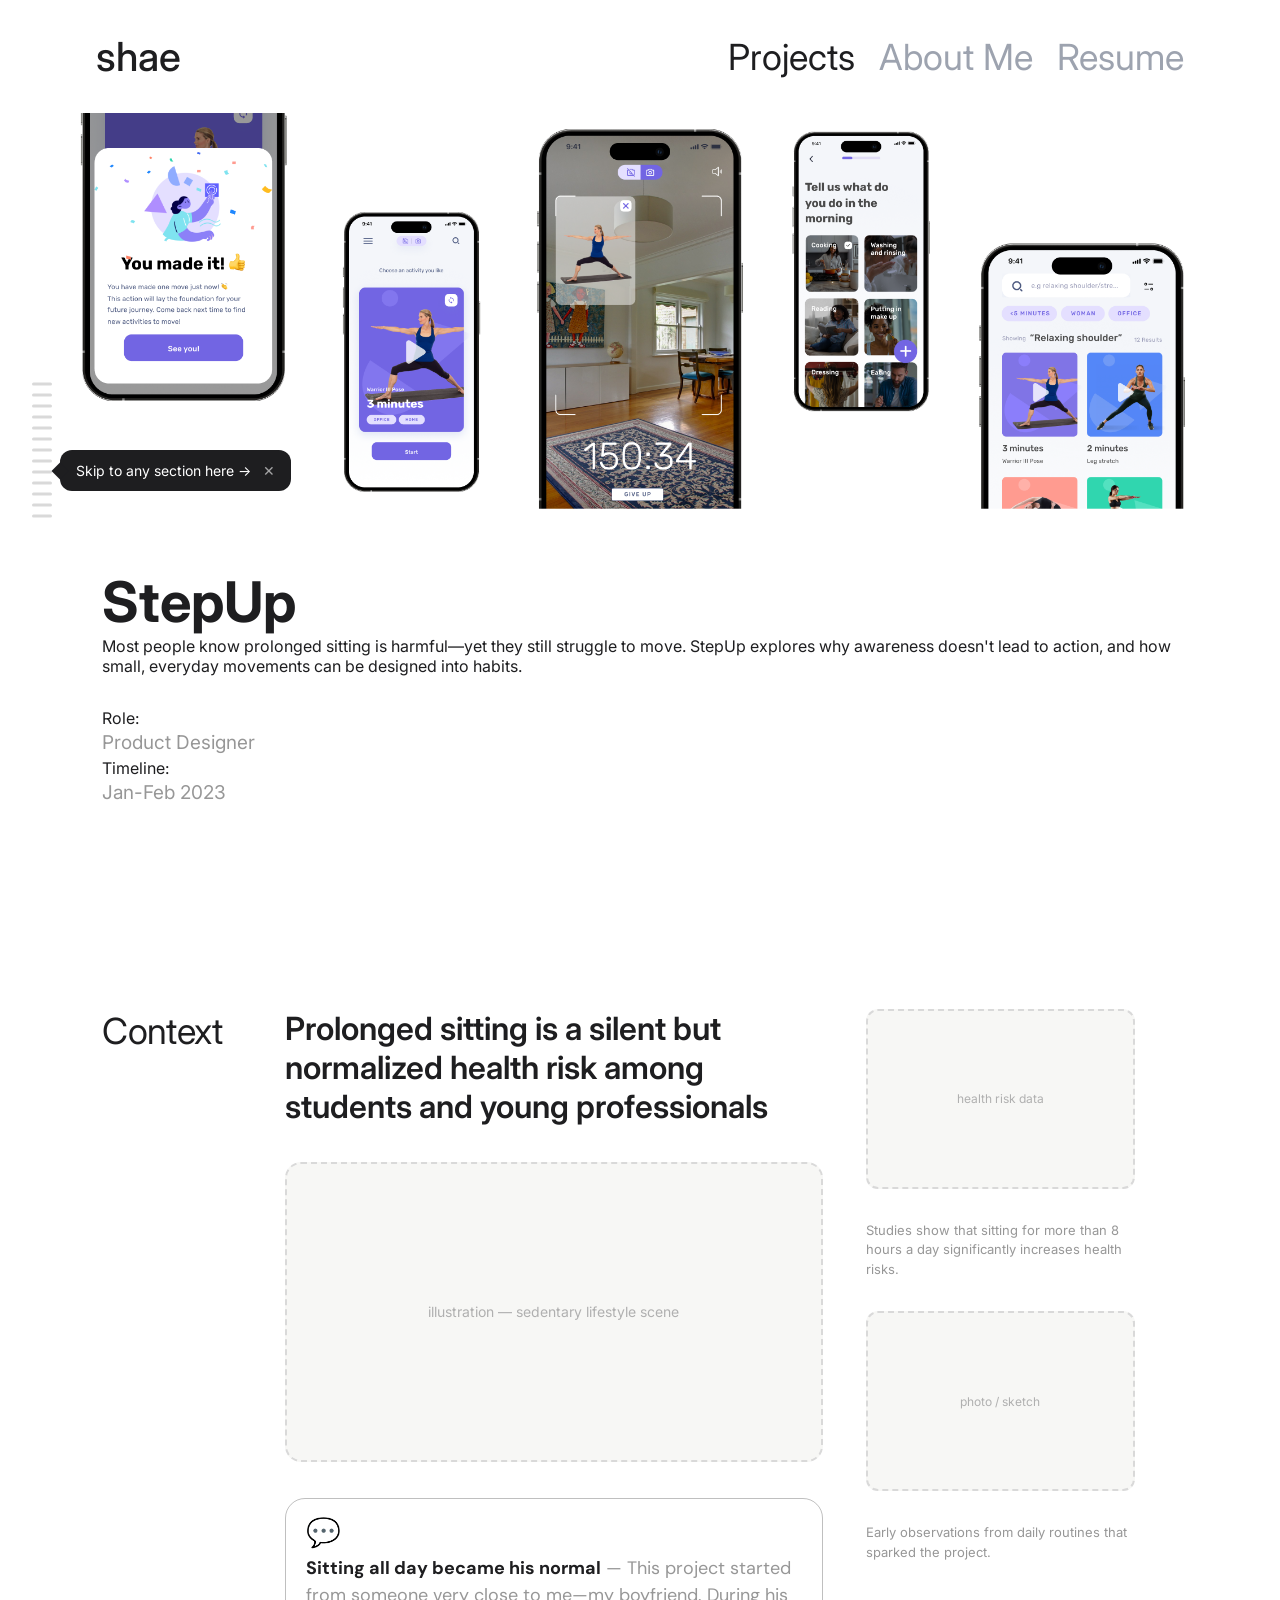
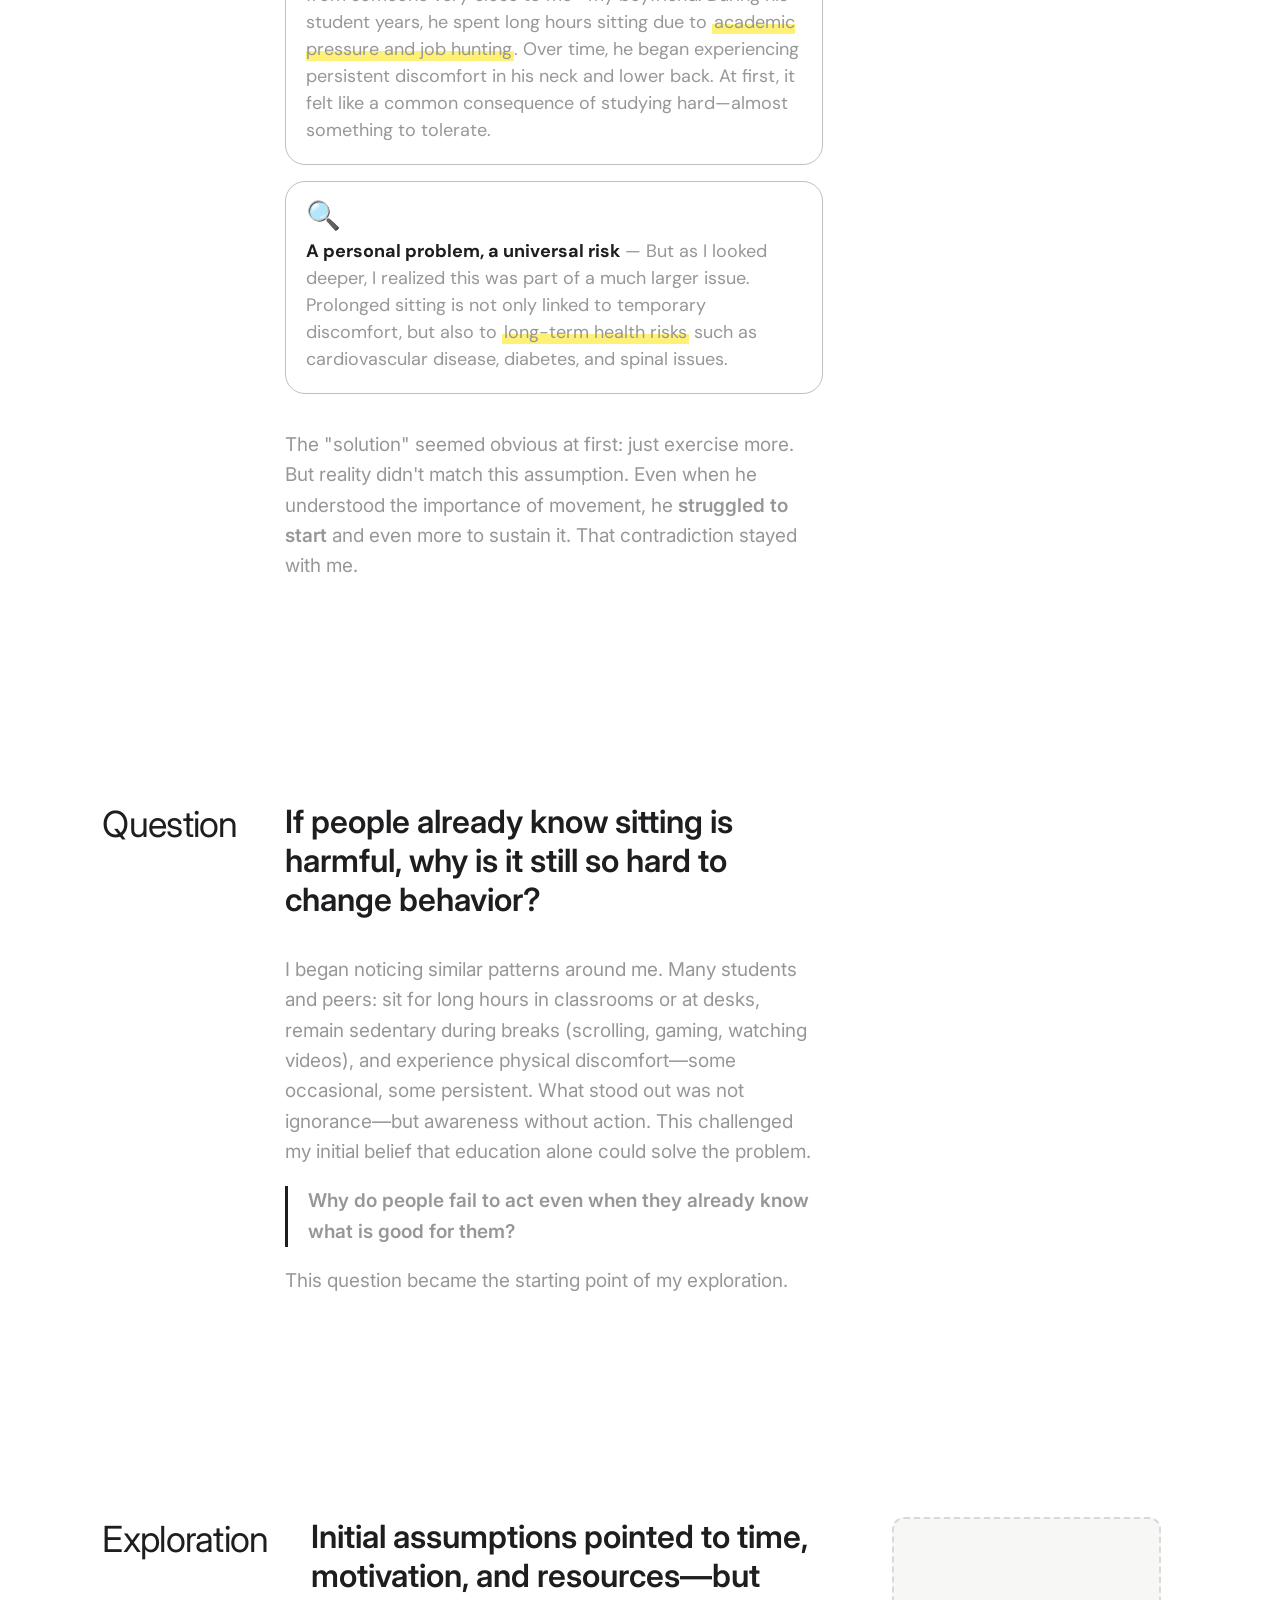
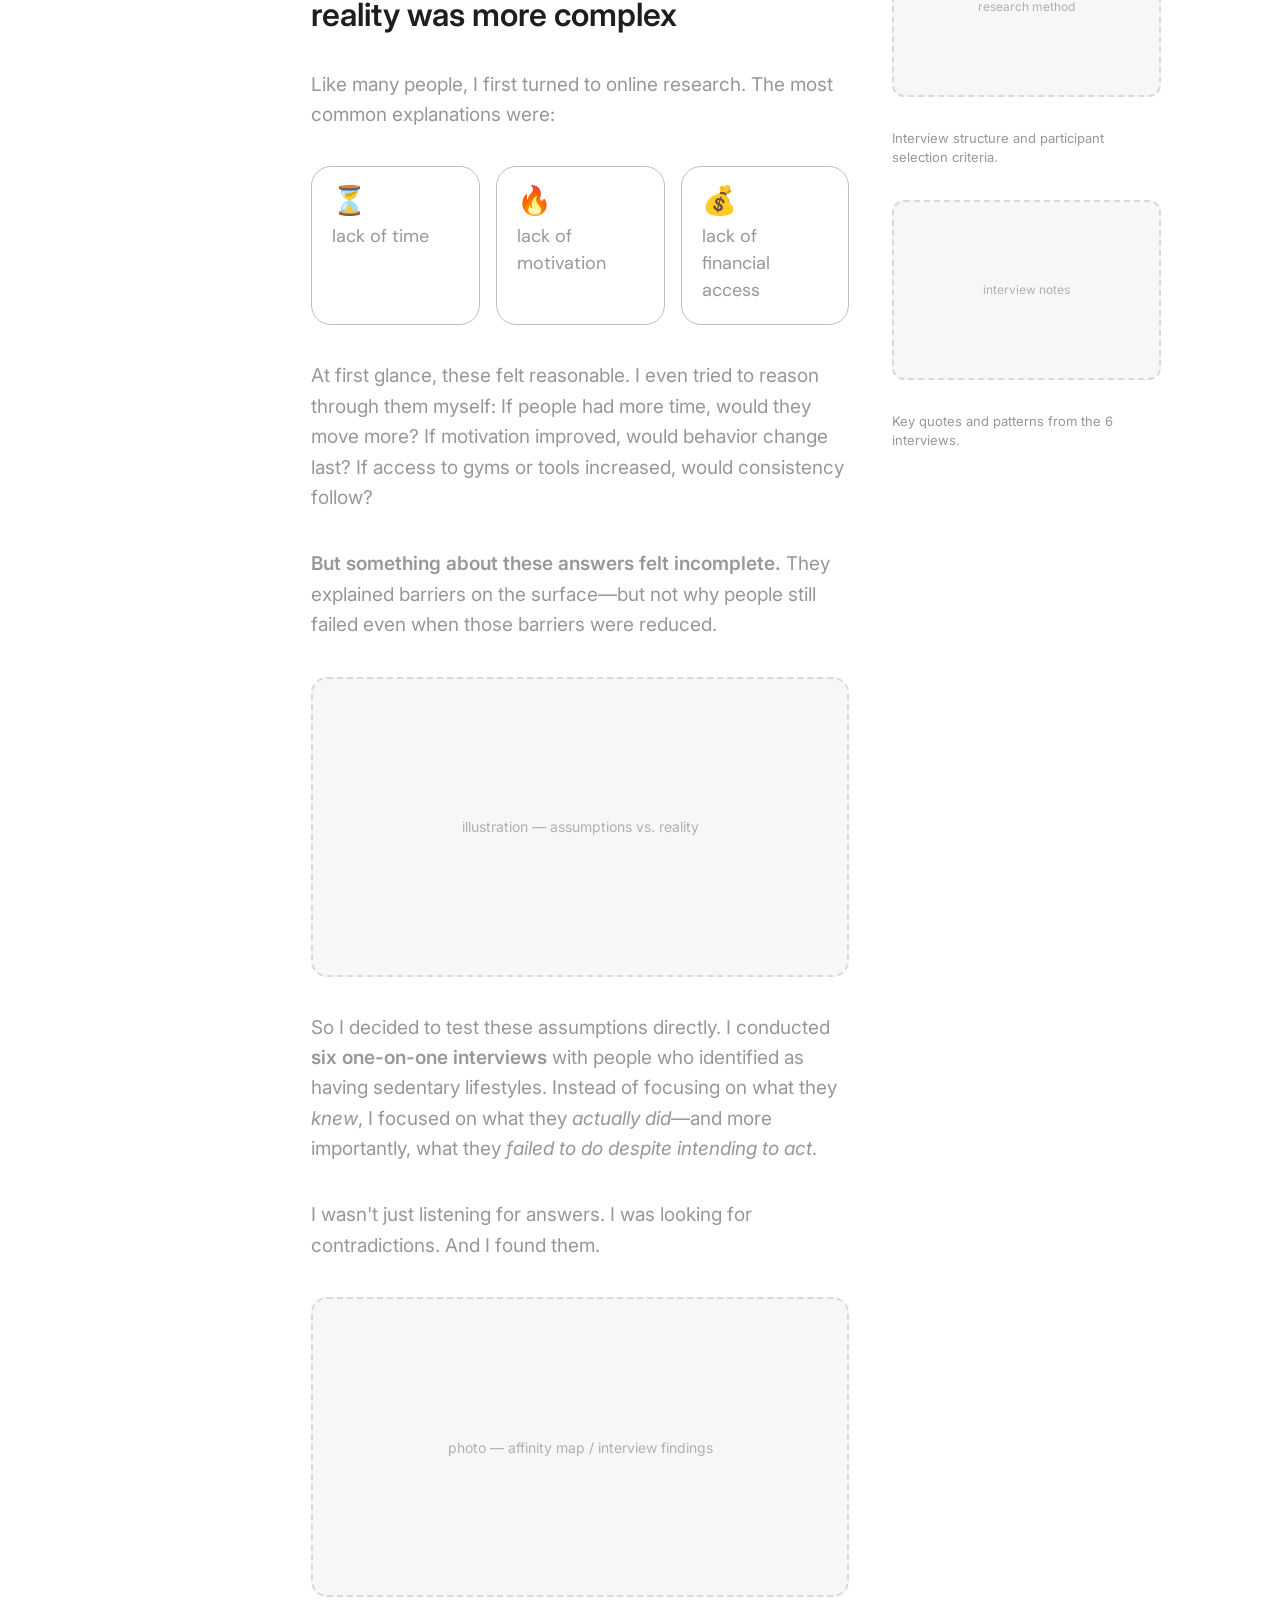
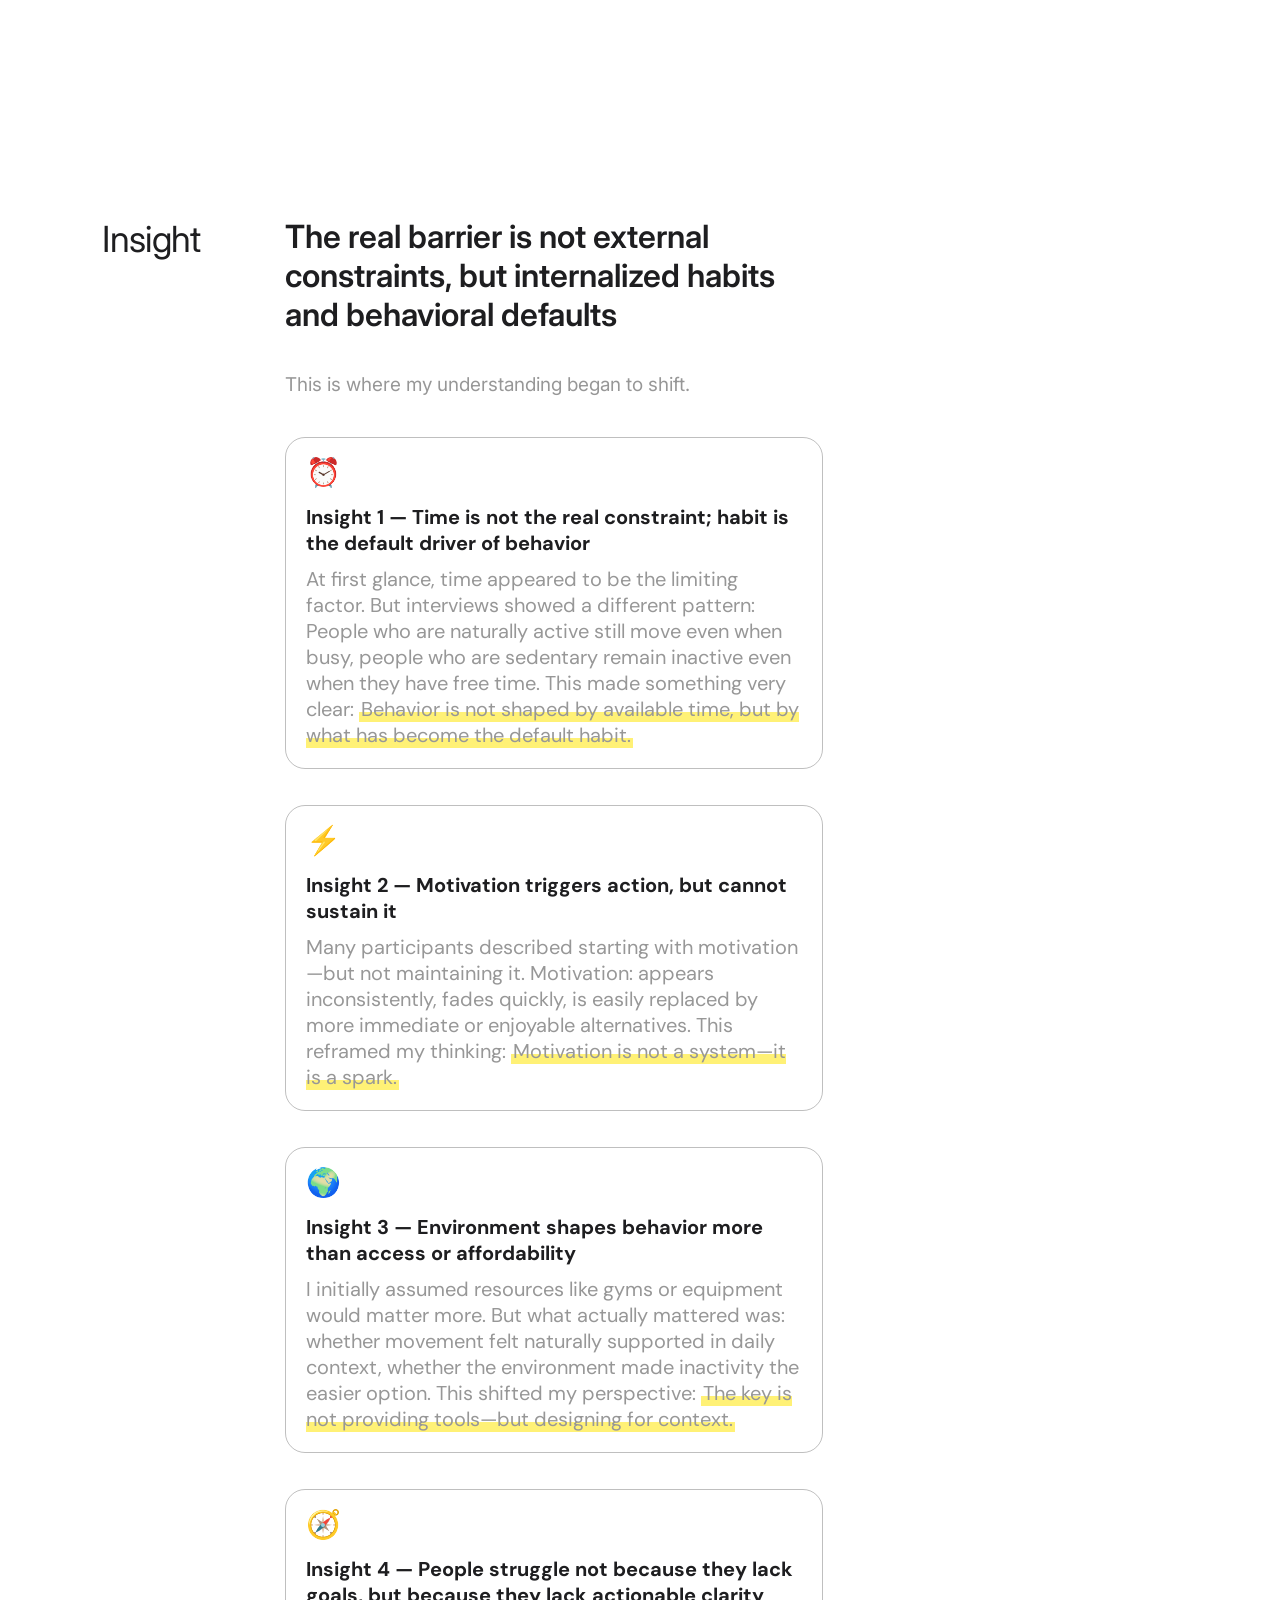
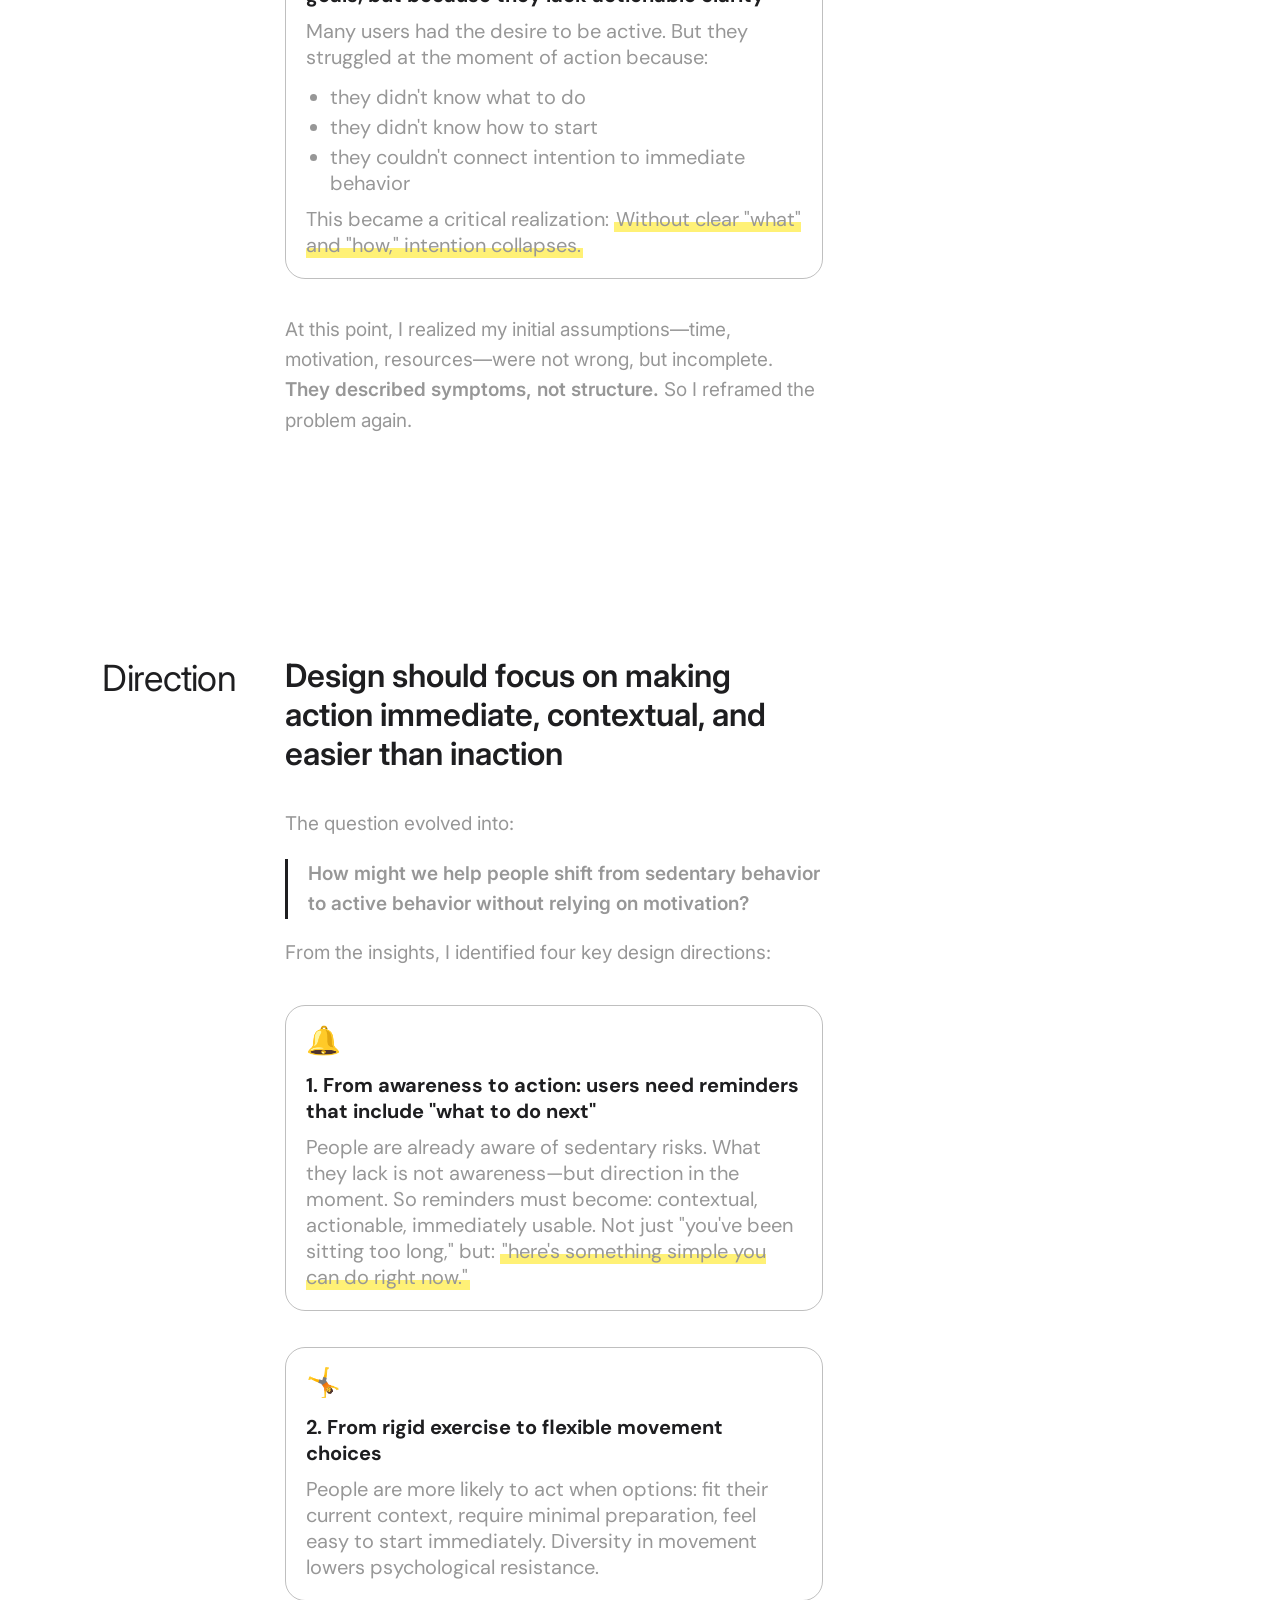
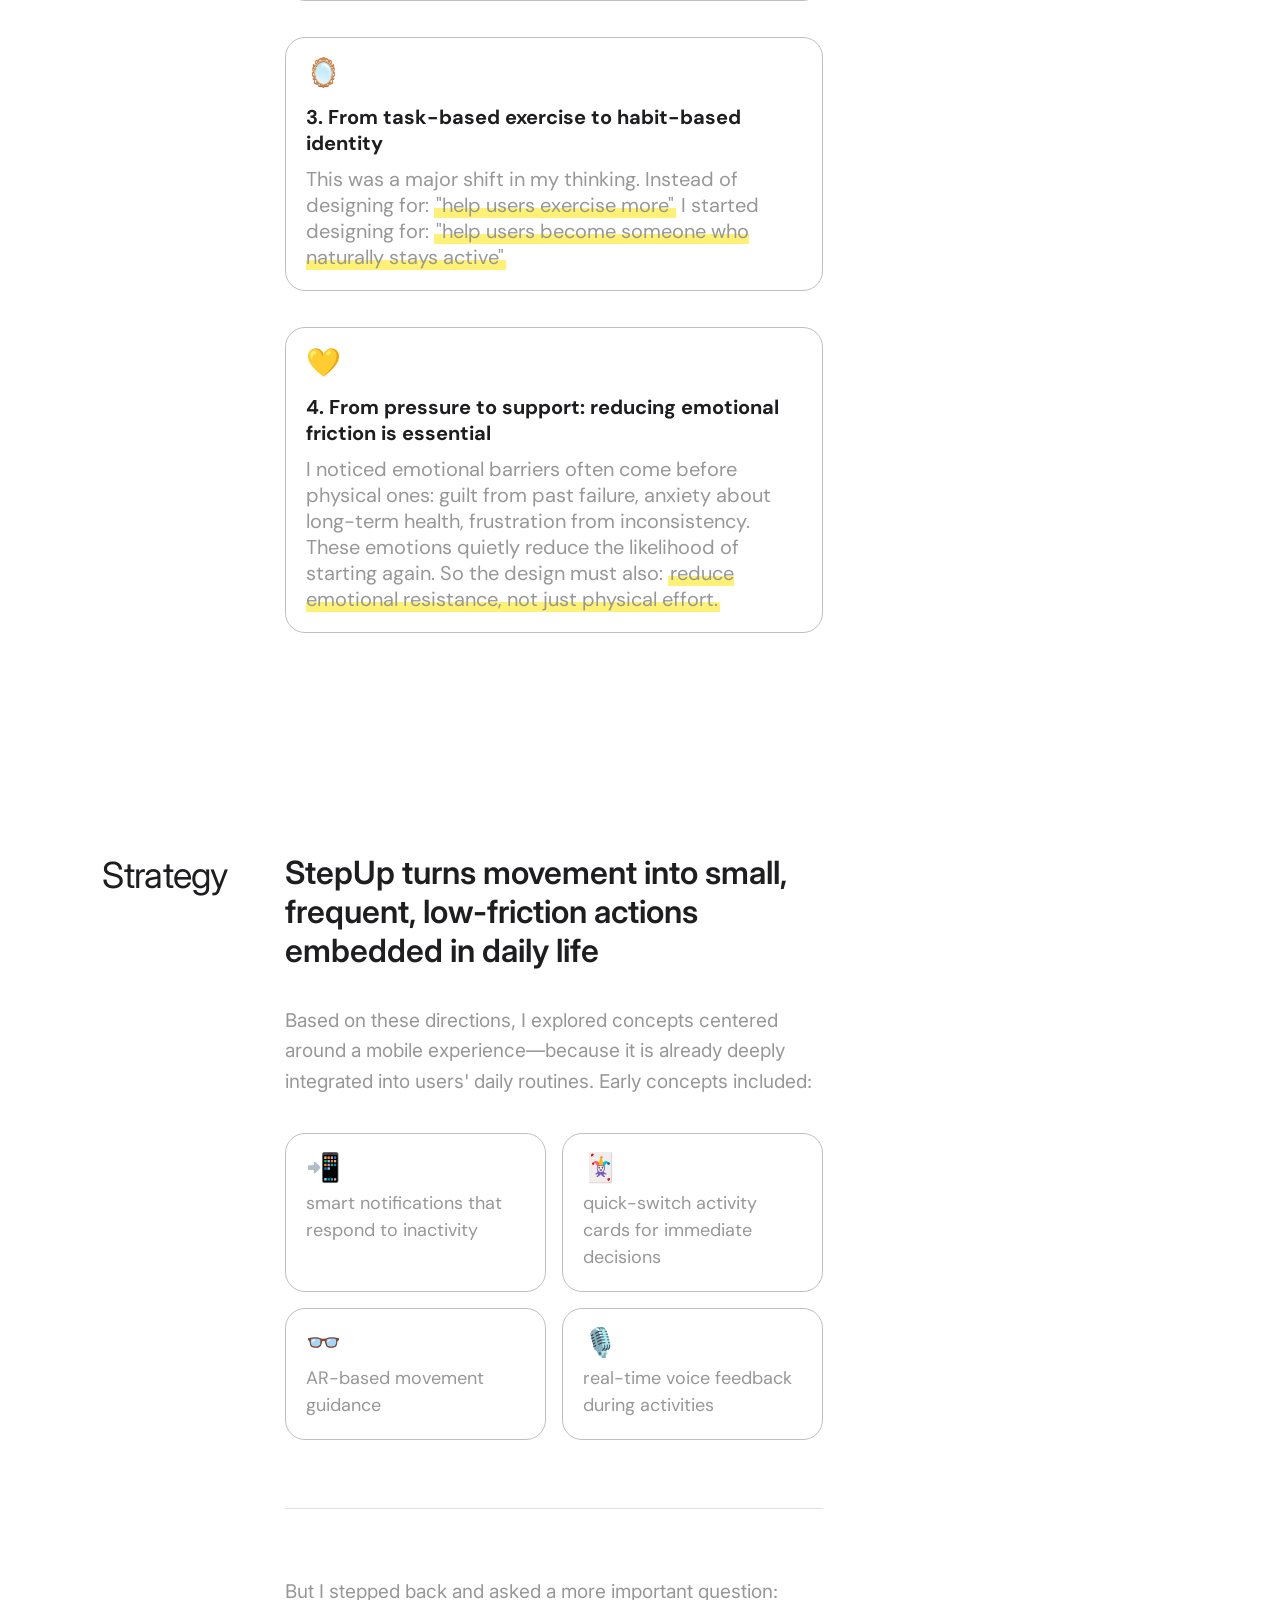
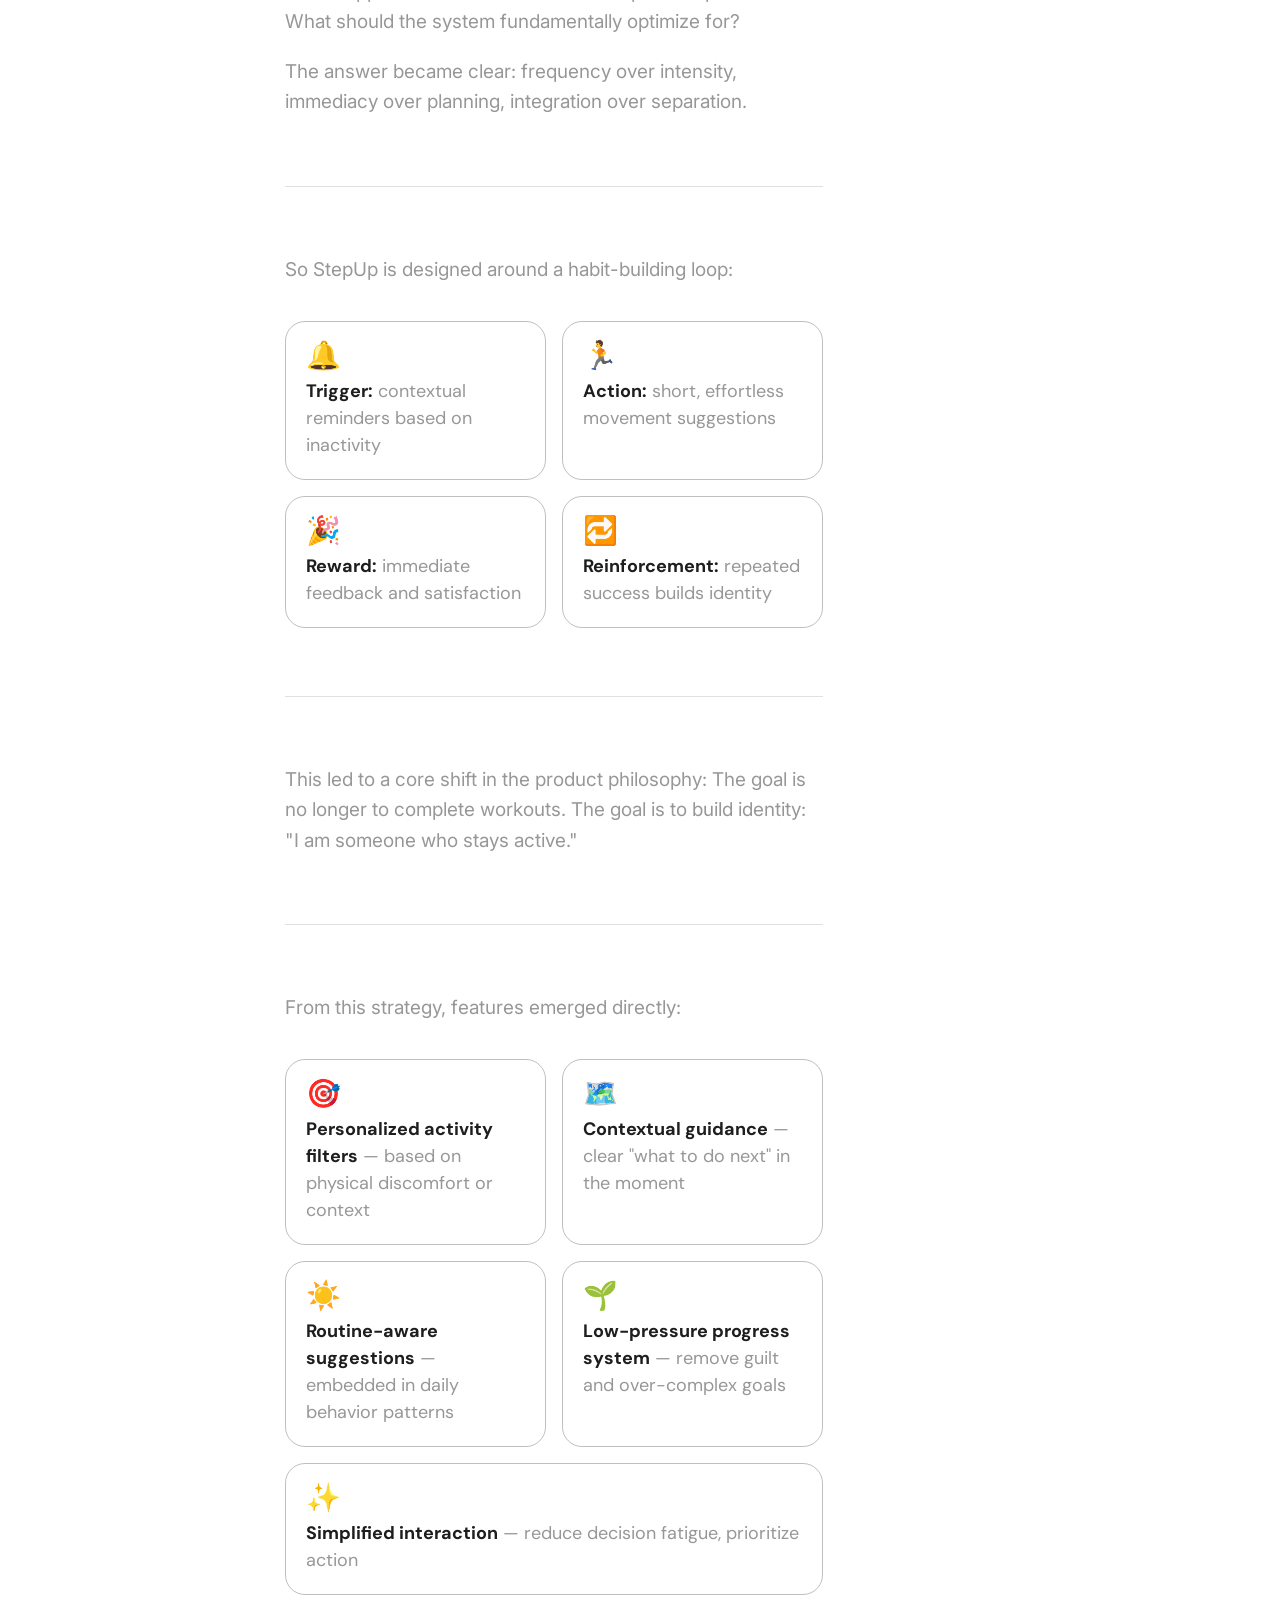
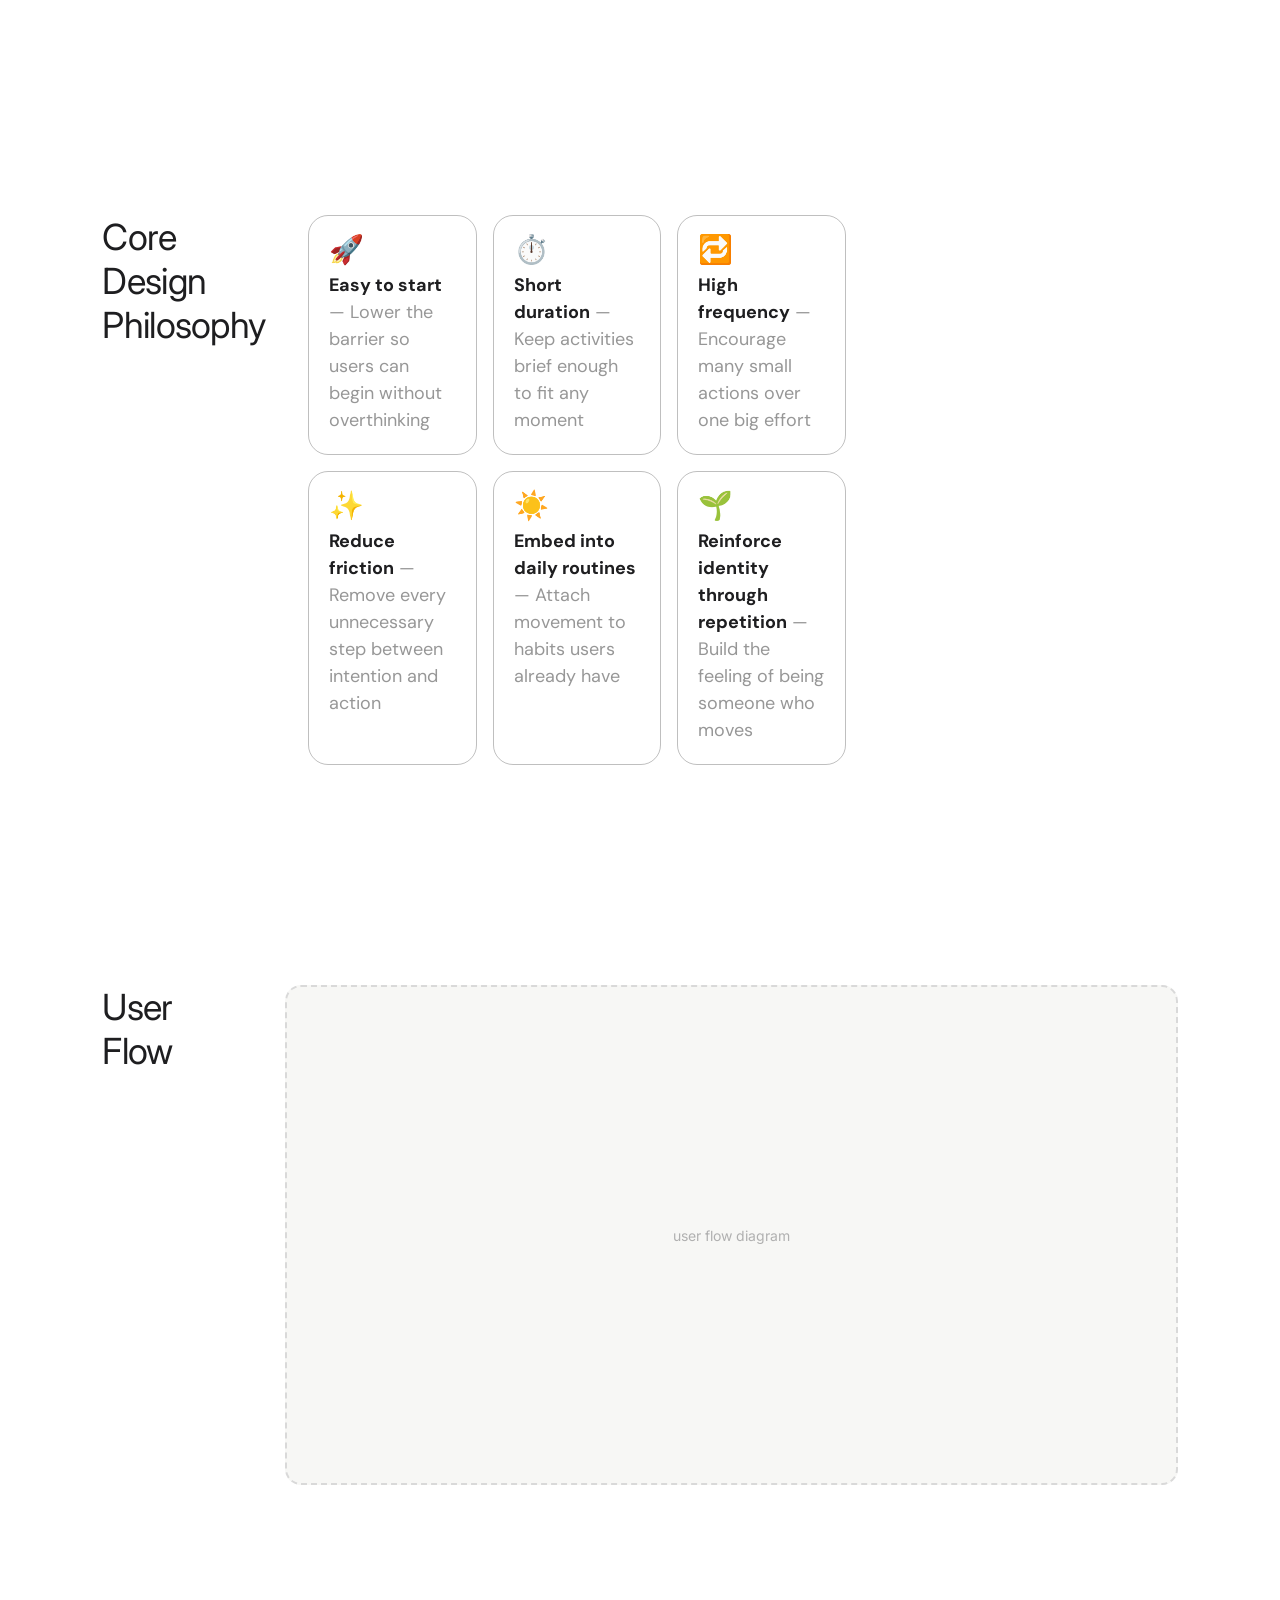
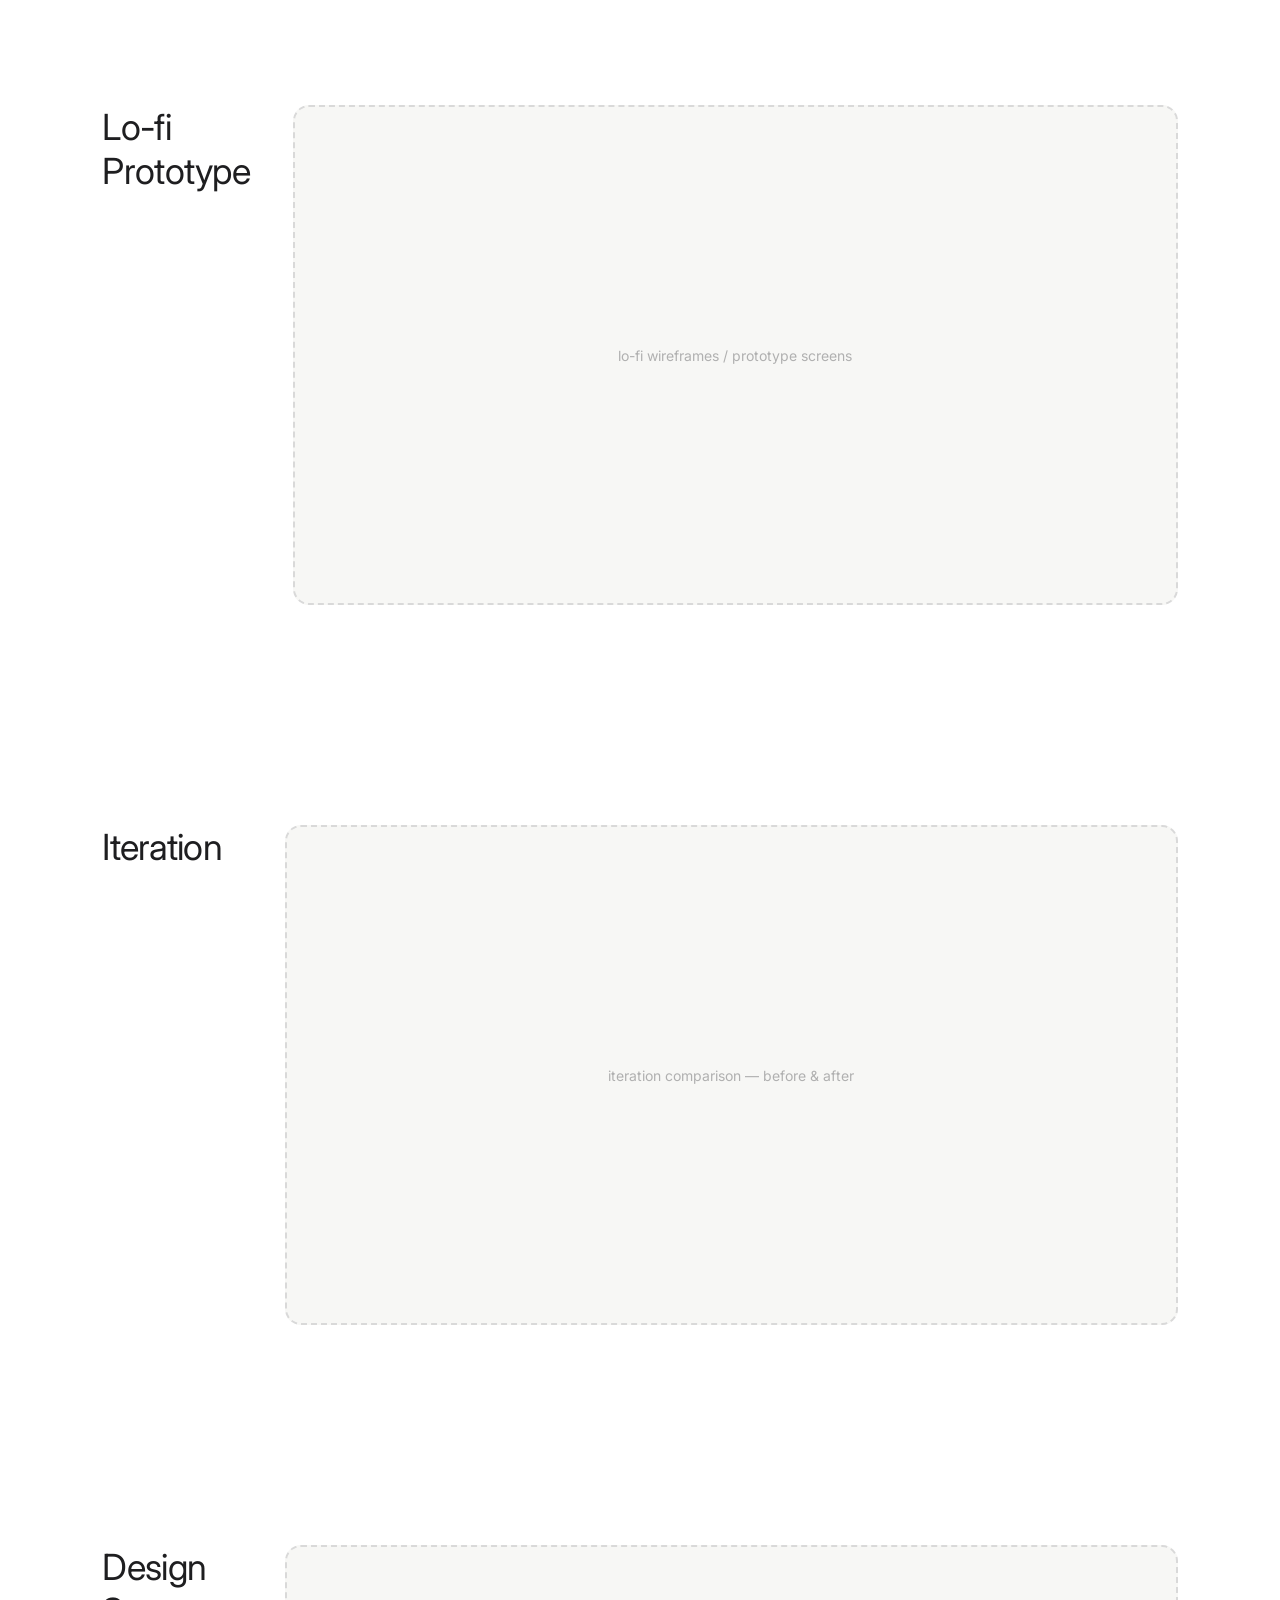
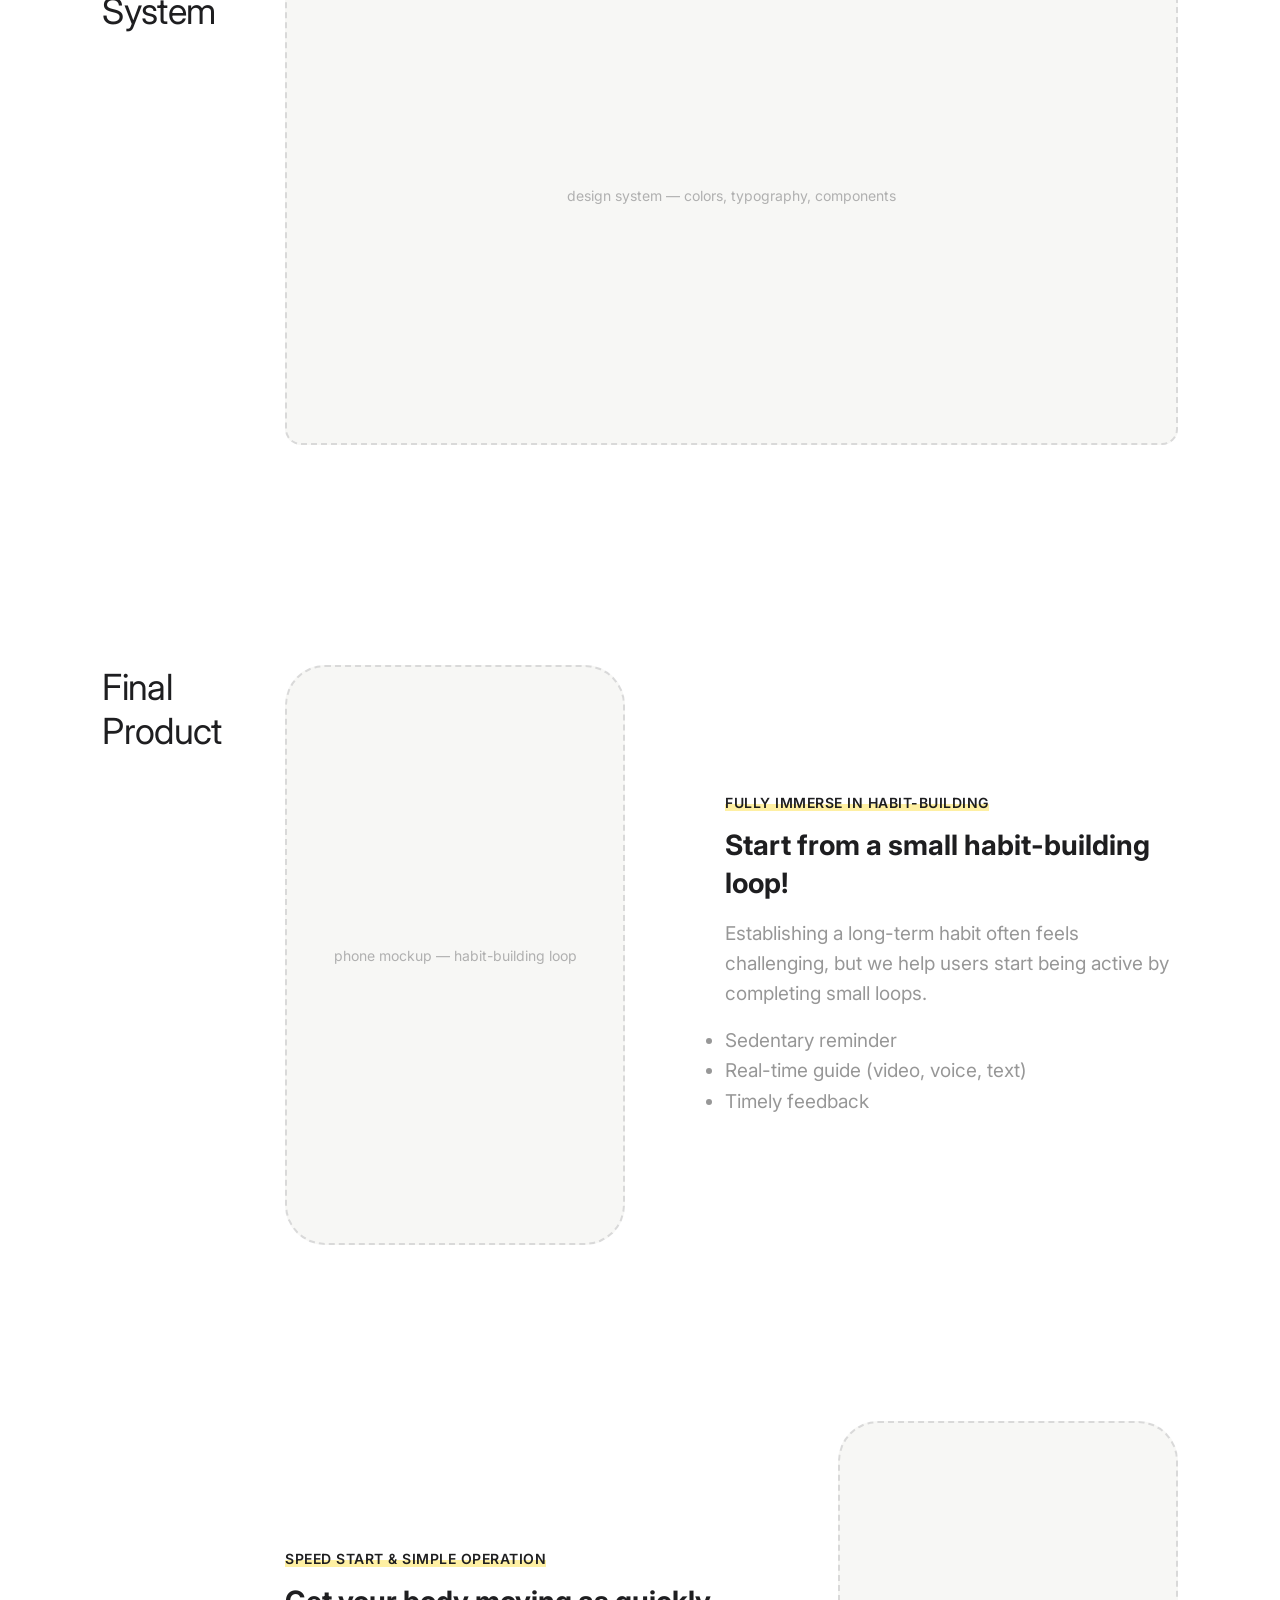
<file: stepup.html>
<!DOCTYPE html>
<html lang="en">
<head>
  <meta charset="UTF-8">
  <meta name="viewport" content="width=device-width, initial-scale=1.0">
  <title>Design Opportunities</title>
  <link rel="preconnect" href="https://fonts.googleapis.com">
  <link rel="preconnect" href="https://fonts.gstatic.com" crossorigin>
  <link href="https://fonts.googleapis.com/css2?family=Inter:wght@400;500;600;700&family=DM+Sans:opsz,wght@9..40,400;9..40,700&family=Caveat&display=swap" rel="stylesheet">
  <link rel="stylesheet" href="styles.css">
</head>
<body>
  <!-- Header -->
  <header class="site-header">
    <p class="site-logo">shae</p>
    <nav class="site-nav">
      <a href="#" class="nav-pill nav-pill-active">Projects</a>
      <a href="#" class="nav-pill">About Me</a>
      <a href="#" class="nav-pill">Resume</a>
    </nav>
  </header>

  <!-- Side Navigation -->
  <!-- Nav Tooltip -->
  <div class="nav-tooltip" id="navTooltip">
    <p class="nav-tooltip-text">Skip to any section here →</p>
    <button class="nav-tooltip-close" id="navTooltipClose" aria-label="Close tooltip">✕</button>
  </div>

  <nav class="side-nav" id="sideNav">
    <div class="nav-lines">
      <span class="nav-line" data-section="section-1"></span>
      <span class="nav-line" data-section="section-2"></span>
      <span class="nav-line" data-section="section-3"></span>
      <span class="nav-line" data-section="section-4"></span>
      <span class="nav-line" data-section="section-5"></span>
      <span class="nav-line" data-section="section-6"></span>
      <span class="nav-line" data-section="section-7"></span>
      <span class="nav-line" data-section="section-8"></span>
      <span class="nav-line" data-section="section-9"></span>
      <span class="nav-line" data-section="section-10"></span>
      <span class="nav-line" data-section="section-11"></span>
      <span class="nav-line" data-section="section-12"></span>
      <span class="nav-line" data-section="section-13"></span>
    </div>

    <div class="nav-popup" id="navPopup">
      <a href="#section-1" class="nav-popup-item" data-section="section-1">Context</a>
      <a href="#section-2" class="nav-popup-item" data-section="section-2">Question</a>
      <a href="#section-3" class="nav-popup-item" data-section="section-3">Exploration</a>
      <a href="#section-4" class="nav-popup-item" data-section="section-4">Insight</a>
      <a href="#section-5" class="nav-popup-item" data-section="section-5">Direction</a>
      <a href="#section-6" class="nav-popup-item" data-section="section-6">Strategy</a>
      <a href="#section-7" class="nav-popup-item" data-section="section-7">Core Design Philosophy</a>
      <a href="#section-8" class="nav-popup-item" data-section="section-8">User Flow</a>
      <a href="#section-9" class="nav-popup-item" data-section="section-9">Lo-fi Prototype</a>
      <a href="#section-10" class="nav-popup-item" data-section="section-10">Iteration</a>
      <a href="#section-11" class="nav-popup-item" data-section="section-11">Design System</a>
      <a href="#section-12" class="nav-popup-item" data-section="section-12">Final Product</a>
      <a href="#section-13" class="nav-popup-item" data-section="section-13">Closing Reflection</a>
    </div>
  </nav>

  <!-- Hero Image -->
  <div class="hero-image">
    <img src="images/Frame 1000006307.png" alt="StepUp app screens showcase">
  </div>

  <!-- Hero -->
  <header class="hero">
    <div class="hero-left">
      <h1 class="hero-title">StepUp</h1>
      <p class="hero-description">Most people know prolonged sitting is harmful—yet they still struggle to move. StepUp explores why awareness doesn't lead to action, and how small, everyday movements can be designed into habits.</p>
    </div>
    <div class="hero-right">
      <div class="hero-meta">
        <p class="hero-meta-label">Role:</p>
        <p class="body-text">Product Designer</p>
      </div>
      <div class="hero-meta">
        <p class="hero-meta-label">Timeline:</p>
        <p class="body-text">Jan-Feb 2023</p>
      </div>
    </div>
  </header>

  <!-- Section 1: Context -->
  <section class="section" id="section-1">
    <div class="content-wrapper">
      <h2 class="subtitle">Context</h2>

      <div class="section-body">
        <h3 class="title">
          Prolonged sitting is a silent but normalized health risk among students and young professionals
        </h3>

        <div class="img-placeholder">
          <span class="placeholder-label">illustration — sedentary lifestyle scene</span>
        </div>

        <div class="pill-cards pill-cards-vertical">
          <div class="pill-card"><span class="card-emoji">💬</span><strong>Sitting all day became his normal</strong> — This project started from someone very close to me—my boyfriend. During his student years, he spent long hours sitting due to <mark>academic pressure and job hunting</mark>. Over time, he began experiencing persistent discomfort in his neck and lower back. At first, it felt like a common consequence of studying hard—almost something to tolerate.</div>
          <div class="pill-card"><span class="card-emoji">🔍</span><strong>A personal problem, a universal risk</strong> — But as I looked deeper, I realized this was part of a much larger issue. Prolonged sitting is not only linked to temporary discomfort, but also to <mark>long-term health risks</mark> such as cardiovascular disease, diabetes, and spinal issues.</div>
        </div>

        <p class="body-text">
          The "solution" seemed obvious at first: <span class="callout">just exercise more.</span> But reality didn't match this assumption. Even when he understood the importance of movement, he <strong>struggled to start</strong> and even more to sustain it. That contradiction stayed with me.
        </p>
      </div>

      <div class="section-aside">
        <div class="aside-placeholder">
          <span class="placeholder-label">health risk data</span>
        </div>
        <p class="aside-caption">Studies show that sitting for more than 8 hours a day significantly increases health risks.</p>

        <div class="aside-placeholder">
          <span class="placeholder-label">photo / sketch</span>
        </div>
        <p class="aside-caption">Early observations from daily routines that sparked the project.</p>
      </div>
    </div>
  </section>

  <!-- Section 2: Question -->
  <section class="section" id="section-2">
    <div class="content-wrapper">
      <h2 class="subtitle">Question</h2>

      <div class="section-body">
        <h3 class="title">
          If people already know sitting is harmful, why is it still so hard to change behavior?
        </h3>
        <div class="body-text">
          <p>I began noticing similar patterns around me. Many students and peers: sit for long hours in classrooms or at desks, remain sedentary during breaks (scrolling, gaming, watching videos), and experience physical discomfort—some occasional, some persistent. What stood out was not ignorance—but awareness without action. This challenged my initial belief that education alone could solve the problem.</p>
          <blockquote><strong>Why do people fail to act even when they already know what is good for them?</strong></blockquote>
          <p>This question became the starting point of my exploration.</p>
        </div>
      </div>
    </div>
  </section>

  <!-- Section 3: Exploration -->
  <section class="section" id="section-3">
    <div class="content-wrapper">
      <h2 class="subtitle">Exploration</h2>

      <div class="section-body">
        <h3 class="title">
          Initial assumptions pointed to time, motivation, and resources—but reality was more complex
        </h3>

        <p class="body-text">Like many people, I first turned to online research. The most common explanations were:</p>

        <div class="pill-cards pill-cards-3">
          <div class="pill-card"><span class="card-emoji">⏳</span>lack of time</div>
          <div class="pill-card"><span class="card-emoji">🔥</span>lack of motivation</div>
          <div class="pill-card"><span class="card-emoji">💰</span>lack of financial access</div>
        </div>

        <p class="body-text">At first glance, these felt reasonable. I even tried to reason through them myself: If people had more time, would they move more? If motivation improved, would behavior change last? If access to gyms or tools increased, would consistency follow?</p>

        <p class="body-text"><strong>But something about these answers felt incomplete.</strong> They explained barriers on the surface—but not why people still failed even when those barriers were reduced.</p>

        <div class="img-placeholder">
          <span class="placeholder-label">illustration — assumptions vs. reality</span>
        </div>

        <p class="body-text">So I decided to test these assumptions directly. I conducted <strong>six one-on-one interviews</strong> with people who identified as having sedentary lifestyles. Instead of focusing on what they <em>knew</em>, I focused on what they <em>actually did</em>—and more importantly, what they <em>failed to do despite intending to act</em>.</p>

        <p class="body-text">I wasn't just listening for answers. I was looking for contradictions. And I found them.</p>

        <div class="img-placeholder">
          <span class="placeholder-label">photo — affinity map / interview findings</span>
        </div>
      </div>

      <div class="section-aside">
        <div class="aside-placeholder">
          <span class="placeholder-label">research method</span>
        </div>
        <p class="aside-caption">Interview structure and participant selection criteria.</p>

        <div class="aside-placeholder">
          <span class="placeholder-label">interview notes</span>
        </div>
        <p class="aside-caption">Key quotes and patterns from the 6 interviews.</p>
      </div>
    </div>
  </section>

  <!-- Section 4: Insight -->
  <section class="section" id="section-4">
    <div class="content-wrapper">
      <h2 class="subtitle">Insight</h2>

      <div class="section-body">
        <h3 class="title">
          The real barrier is not external constraints, but internalized habits and behavioral defaults
        </h3>
        <p class="body-text">
          This is where my understanding began to shift.
        </p>

        <div class="insight-card">
          <span class="card-emoji">⏰</span>
          <p class="insight-card-title">Insight 1 — Time is not the real constraint; habit is the default driver of behavior</p>
          <p class="insight-card-text">At first glance, time appeared to be the limiting factor. But interviews showed a different pattern: People who are naturally active still move even when busy, people who are sedentary remain inactive even when they have free time. This made something very clear: <mark>Behavior is not shaped by available time, but by what has become the default habit.</mark></p>
        </div>

        <div class="insight-card">
          <span class="card-emoji">⚡</span>
          <p class="insight-card-title">Insight 2 — Motivation triggers action, but cannot sustain it</p>
          <p class="insight-card-text">Many participants described starting with motivation—but not maintaining it. Motivation: appears inconsistently, fades quickly, is easily replaced by more immediate or enjoyable alternatives. This reframed my thinking: <mark>Motivation is not a system—it is a spark.</mark></p>
        </div>

        <div class="insight-card">
          <span class="card-emoji">🌍</span>
          <p class="insight-card-title">Insight 3 — Environment shapes behavior more than access or affordability</p>
          <p class="insight-card-text">I initially assumed resources like gyms or equipment would matter more. But what actually mattered was: whether movement felt naturally supported in daily context, whether the environment made inactivity the easier option. This shifted my perspective: <mark>The key is not providing tools—but designing for context.</mark></p>
        </div>

        <div class="insight-card">
          <span class="card-emoji">🧭</span>
          <p class="insight-card-title">Insight 4 — People struggle not because they lack goals, but because they lack actionable clarity</p>
          <p class="insight-card-text">Many users had the desire to be active. But they struggled at the moment of action because:</p>
          <ul class="insight-card-list">
            <li>they didn't know what to do</li>
            <li>they didn't know how to start</li>
            <li>they couldn't connect intention to immediate behavior</li>
          </ul>
          <p class="insight-card-text">This became a critical realization: <mark>Without clear "what" and "how," intention collapses.</mark></p>
        </div>

        <p class="body-text">
          At this point, I realized my initial assumptions—time, motivation, resources—were not wrong, but incomplete. <strong>They described symptoms, not structure.</strong> So I reframed the problem again.
        </p>
      </div>
    </div>
  </section>

  <!-- Section 5: Direction -->
  <section class="section" id="section-5">
    <div class="content-wrapper">
      <h2 class="subtitle">Direction</h2>

      <div class="section-body">
        <h3 class="title">
          Design should focus on making action immediate, contextual, and easier than inaction
        </h3>
        <div class="body-text">
          <p>The question evolved into:</p>
          <blockquote><strong>How might we help people shift from sedentary behavior to active behavior without relying on motivation?</strong></blockquote>
          <p>From the insights, I identified four key design directions:</p>
        </div>

        <div class="insight-card">
          <span class="card-emoji">🔔</span>
          <p class="insight-card-title">1. From awareness to action: users need reminders that include "what to do next"</p>
          <p class="insight-card-text">People are already aware of sedentary risks. What they lack is not awareness—but direction in the moment. So reminders must become: contextual, actionable, immediately usable. Not just "you've been sitting too long," but: <mark>"here's something simple you can do right now."</mark></p>
        </div>

        <div class="insight-card">
          <span class="card-emoji">🤸</span>
          <p class="insight-card-title">2. From rigid exercise to flexible movement choices</p>
          <p class="insight-card-text">People are more likely to act when options: fit their current context, require minimal preparation, feel easy to start immediately. Diversity in movement lowers psychological resistance.</p>
        </div>

        <div class="insight-card">
          <span class="card-emoji">🪞</span>
          <p class="insight-card-title">3. From task-based exercise to habit-based identity</p>
          <p class="insight-card-text">This was a major shift in my thinking. Instead of designing for: <mark>"help users exercise more"</mark> I started designing for: <mark>"help users become someone who naturally stays active"</mark></p>
        </div>

        <div class="insight-card">
          <span class="card-emoji">💛</span>
          <p class="insight-card-title">4. From pressure to support: reducing emotional friction is essential</p>
          <p class="insight-card-text">I noticed emotional barriers often come before physical ones: guilt from past failure, anxiety about long-term health, frustration from inconsistency. These emotions quietly reduce the likelihood of starting again. So the design must also: <mark>reduce emotional resistance, not just physical effort.</mark></p>
        </div>
      </div>
    </div>
  </section>

  <!-- Section 6: Strategy -->
  <section class="section" id="section-6">
    <div class="content-wrapper">
      <h2 class="subtitle">Strategy</h2>

      <div class="section-body">
        <h3 class="title">
          StepUp turns movement into small, frequent, low-friction actions embedded in daily life
        </h3>
        <p class="body-text">Based on these directions, I explored concepts centered around a mobile experience—because it is already deeply integrated into users' daily routines. Early concepts included:</p>

        <div class="pill-cards">
          <div class="pill-card"><span class="card-emoji">📲</span>smart notifications that respond to inactivity</div>
          <div class="pill-card"><span class="card-emoji">🃏</span>quick-switch activity cards for immediate decisions</div>
          <div class="pill-card"><span class="card-emoji">👓</span>AR-based movement guidance</div>
          <div class="pill-card"><span class="card-emoji">🎙️</span>real-time voice feedback during activities</div>
        </div>

        <hr class="divider">

        <div class="body-text">
          <p>But I stepped back and asked a more important question: <span class="callout">What should the system fundamentally optimize for?</span></p>
          <p>The answer became clear: frequency over intensity, immediacy over planning, integration over separation.</p>
        </div>

        <hr class="divider">

        <p class="body-text">So StepUp is designed around a habit-building loop:</p>

        <div class="pill-cards">
          <div class="pill-card"><span class="card-emoji">🔔</span><strong>Trigger:</strong> contextual reminders based on inactivity</div>
          <div class="pill-card"><span class="card-emoji">🏃</span><strong>Action:</strong> short, effortless movement suggestions</div>
          <div class="pill-card"><span class="card-emoji">🎉</span><strong>Reward:</strong> immediate feedback and satisfaction</div>
          <div class="pill-card"><span class="card-emoji">🔁</span><strong>Reinforcement:</strong> repeated success builds identity</div>
        </div>

        <hr class="divider">

        <p class="body-text">This led to a core shift in the product philosophy: The goal is no longer to complete workouts. The goal is to build identity: "I am someone who stays active."</p>

        <hr class="divider">

        <p class="body-text">From this strategy, features emerged directly:</p>

        <div class="pill-cards">
          <div class="pill-card"><span class="card-emoji">🎯</span><strong>Personalized activity filters</strong> — based on physical discomfort or context</div>
          <div class="pill-card"><span class="card-emoji">🗺️</span><strong>Contextual guidance</strong> — clear "what to do next" in the moment</div>
          <div class="pill-card"><span class="card-emoji">☀️</span><strong>Routine-aware suggestions</strong> — embedded in daily behavior patterns</div>
          <div class="pill-card"><span class="card-emoji">🌱</span><strong>Low-pressure progress system</strong> — remove guilt and over-complex goals</div>
          <div class="pill-card"><span class="card-emoji">✨</span><strong>Simplified interaction</strong> — reduce decision fatigue, prioritize action</div>
        </div>
      </div>
    </div>
  </section>

  <!-- Section 7: Core Design Philosophy -->
  <section class="section" id="section-7">
    <div class="content-wrapper">
      <h2 class="subtitle">Core Design Philosophy</h2>

      <div class="section-body">
        <div class="pill-cards pill-cards-3">
          <div class="pill-card"><span class="card-emoji">🚀</span><strong>Easy to start</strong> — Lower the barrier so users can begin without overthinking</div>
          <div class="pill-card"><span class="card-emoji">⏱️</span><strong>Short duration</strong> — Keep activities brief enough to fit any moment</div>
          <div class="pill-card"><span class="card-emoji">🔁</span><strong>High frequency</strong> — Encourage many small actions over one big effort</div>
          <div class="pill-card"><span class="card-emoji">✨</span><strong>Reduce friction</strong> — Remove every unnecessary step between intention and action</div>
          <div class="pill-card"><span class="card-emoji">☀️</span><strong>Embed into daily routines</strong> — Attach movement to habits users already have</div>
          <div class="pill-card"><span class="card-emoji">🌱</span><strong>Reinforce identity through repetition</strong> — Build the feeling of being someone who moves</div>
        </div>
      </div>
    </div>
  </section>

  <!-- Section 8: User Flow -->
  <section class="section section-visual" id="section-8">
    <div class="content-wrapper">
      <h2 class="subtitle">User Flow</h2>
      <div class="section-body">
        <div class="img-placeholder img-placeholder-large">
          <span class="placeholder-label">user flow diagram</span>
        </div>
      </div>
    </div>
  </section>

  <!-- Section 9: Lo-fi Prototype -->
  <section class="section section-visual" id="section-9">
    <div class="content-wrapper">
      <h2 class="subtitle">Lo-fi Prototype</h2>
      <div class="section-body">
        <div class="img-placeholder img-placeholder-large">
          <span class="placeholder-label">lo-fi wireframes / prototype screens</span>
        </div>
      </div>
    </div>
  </section>

  <!-- Section 10: Iteration -->
  <section class="section section-visual" id="section-10">
    <div class="content-wrapper">
      <h2 class="subtitle">Iteration</h2>
      <div class="section-body">
        <div class="img-placeholder img-placeholder-large">
          <span class="placeholder-label">iteration comparison — before & after</span>
        </div>
      </div>
    </div>
  </section>

  <!-- Section 11: Design System -->
  <section class="section section-visual" id="section-11">
    <div class="content-wrapper">
      <h2 class="subtitle">Design System</h2>
      <div class="section-body">
        <div class="img-placeholder img-placeholder-large">
          <span class="placeholder-label">design system — colors, typography, components</span>
        </div>
      </div>
    </div>
  </section>

  <!-- Section 12: Final Product -->
  <section class="section section-visual" id="section-12">
    <div class="content-wrapper">
      <h2 class="subtitle">Final Product</h2>
      <div class="section-body">

        <!-- Feature 1: phone left, text right -->
        <div class="feature-row">
          <div class="feature-phone">
            <div class="phone-placeholder">
              <span class="placeholder-label">phone mockup — habit-building loop</span>
            </div>
          </div>
          <div class="feature-text">
            <p class="feature-label">Fully immerse in habit-building</p>
            <h3 class="feature-title">Start from a small habit-building loop!</h3>
            <p class="body-text">Establishing a long-term habit often feels challenging, but we help users start being active by completing small loops.</p>
            <ul class="body-text">
              <li>Sedentary reminder</li>
              <li>Real-time guide (video, voice, text)</li>
              <li>Timely feedback</li>
            </ul>
          </div>
        </div>

        <!-- Feature 2: text left, phone right -->
        <div class="feature-row">
          <div class="feature-text">
            <p class="feature-label">Speed start & Simple operation</p>
            <h3 class="feature-title">Get your body moving as quickly as possible!</h3>
            <p class="body-text">Set goals? Input information? No! Users simply need to choose their preferred exercise and press the start button to get moving.</p>
            <ul class="body-text">
              <li>Switchable activity cards</li>
              <li>Video preview</li>
              <li>Filter (duration, location, etc.)</li>
            </ul>
          </div>
          <div class="feature-phone">
            <div class="phone-placeholder">
              <span class="placeholder-label">phone mockup — quick start</span>
            </div>
          </div>
        </div>

        <!-- Feature 3: phone left, text right -->
        <div class="feature-row">
          <div class="feature-phone">
            <div class="phone-placeholder">
              <span class="placeholder-label">phone mockup — feature 3</span>
            </div>
          </div>
          <div class="feature-text">
            <p class="feature-label">Feature 3 label</p>
            <h3 class="feature-title">Feature 3 title placeholder</h3>
            <p class="body-text">Feature 3 description placeholder.</p>
            <ul class="body-text">
              <li>Detail 1</li>
              <li>Detail 2</li>
              <li>Detail 3</li>
            </ul>
          </div>
        </div>

      </div>
    </div>
  </section>

  <!-- Section 13: Closing Reflection -->
  <section class="section" id="section-13">
    <div class="content-wrapper">
      <h2 class="subtitle">Closing Reflection</h2>

      <div class="section-body">
        <h3 class="title">
          This project shifted from designing exercise tools to designing behavioral change systems
        </h3>
        <p class="body-text">What changed most throughout this project was not the solution—but my understanding of the problem itself.</p>

        <div class="contrast-cards">
          <div class="contrast-card contrast-before">
            <span class="card-emoji">💭</span>
            <p class="contrast-label">I started with:</p>
            <p class="contrast-quote">"How do we make people exercise more?"</p>
          </div>
          <div class="contrast-arrow">→</div>
          <div class="contrast-card contrast-after">
            <span class="card-emoji">💡</span>
            <p class="contrast-label">I ended with:</p>
            <p class="contrast-quote">"How do we make movement the easiest and most natural choice in daily life?"</p>
          </div>
        </div>
      </div>
    </div>
  </section>

  <!-- Footer -->
  <footer class="site-footer">
    <p class="footer-text">I am happy to meet you :)</p>
    <div class="footer-links">
      <a href="#" class="footer-link">Linkedin</a>
      <a href="#" class="footer-link">Instagram</a>
      <a href="#" class="footer-link">Email</a>
    </div>
  </footer>

  <script>
    // Nav tooltip
    const navTooltip = document.getElementById('navTooltip');
    const navTooltipClose = document.getElementById('navTooltipClose');
    navTooltipClose.addEventListener('click', () => {
      navTooltip.classList.add('hidden');
    });

    // Highlight active section on scroll
    const sections = document.querySelectorAll('.section');
    const navLines = document.querySelectorAll('.nav-line');
    const navPopupItems = document.querySelectorAll('.nav-popup-item');

    function updateActiveSection() {
      let currentId = '';
      sections.forEach(section => {
        const rect = section.getBoundingClientRect();
        if (rect.top <= 200) {
          currentId = section.id;
        }
      });

      navLines.forEach(line => {
        line.classList.toggle('nav-line-active', line.dataset.section === currentId);
      });

      navPopupItems.forEach(item => {
        item.classList.toggle('active', item.dataset.section === currentId);
      });
    }

    window.addEventListener('scroll', updateActiveSection);
    updateActiveSection();

    // Fade in sections on scroll
    const fadeObserver = new IntersectionObserver((entries) => {
      entries.forEach(entry => {
        if (entry.isIntersecting) {
          entry.target.classList.add('visible');
        }
      });
    }, { threshold: 0.15 });

    document.querySelectorAll('.section').forEach(section => {
      fadeObserver.observe(section);
    });
  </script>
</body>
</html>
</file>
<file: home.css>
* {
  margin: 0;
  padding: 0;
  box-sizing: border-box;
}

body {
  background: #ffffff;
  font-family: 'Inter', sans-serif;
  color: #1e1e20;
}

/* Header */
.site-header {
  display: flex;
  align-items: center;
  justify-content: space-between;
  padding: 32px 96px;
}

.site-logo {
  font-family: 'Inter', sans-serif;
  font-size: 40px;
  font-weight: 500;
  color: #1e1e20;
  text-decoration: none;
}

.site-nav {
  display: flex;
  align-items: center;
  gap: 24px;
}

.nav-pill {
  font-family: 'Inter', sans-serif;
  font-size: 36px;
  color: #9da3af;
  text-decoration: none;
  transition: color 0.2s;
}

.nav-pill-active {
  color: #1e1e20;
}

.nav-pill:hover {
  color: #1e1e20;
}

/* Bento Photo Gallery */
.bento-gallery {
  padding: 20px 96px 60px;
}

.bento-grid {
  display: grid;
  grid-template-columns: repeat(4, 1fr);
  grid-template-rows: 360px 360px;
  gap: 12px;
}

.bento-cell {
  position: relative;
  border-radius: 16px;
  overflow: hidden;
}

.bento-wide {
  grid-column: span 2;
}

.bento-img {
  position: absolute;
  inset: 0;
  width: 100%;
  height: 100%;
  object-fit: cover;
  opacity: 0;
  transition: opacity 1s ease;
}

.bento-img.active {
  opacity: 1;
}

/* Intro Text */
.home-intro {
  padding: 30vh 96px 120px;
  animation: fadeUp 1s ease both;
}

@keyframes fadeUp {
  from {
    opacity: 0;
    transform: translateY(30px);
  }
  to {
    opacity: 1;
    transform: translateY(0);
  }
}

.home-intro-text {
  font-family: 'Inter', sans-serif;
  font-weight: 400;
  font-size: 36px;
  line-height: 1.5;
  color: #9da3af;
}

.home-intro-text strong {
  font-weight: 500;
  font-size: 40px;
  color: #1e1e20;
}

.home-mood {
  font-family: 'Caveat', cursive;
  font-size: 20px;
  color: #9da3af;
  margin-top: 24px;
  letter-spacing: 1px;
}

/* StepUp Video Carousel */
.stepup-carousel {
  position: relative;
}

.stepup-carousel .carousel-video {
  position: absolute;
  inset: 0;
  width: 100%;
  height: 100%;
  object-fit: contain;
  opacity: 0;
  transition: opacity 1s ease;
}

.stepup-carousel .carousel-video.active {
  opacity: 1;
}

/* Projects Grid */
.projects {
  padding: 40px 96px 80px;
}

.projects-grid {
  display: grid;
  grid-template-columns: repeat(2, 1fr);
  gap: 48px 36px;
}

.project-card {
  text-decoration: none;
  color: inherit;
  display: flex;
  flex-direction: column;
  background: #f5f5f5;
  border-radius: 20px;
  padding: 24px;
  gap: 0;
  transition: transform 0.2s;
  opacity: 0;
  transform: translateY(30px);
}

.project-card.visible {
  opacity: 1;
  transform: translateY(0);
  transition: opacity 0.8s ease, transform 0.8s ease;
}

.project-card:hover {
  transform: translateY(-4px);
}

.project-cover {
  width: 100%;
  aspect-ratio: 4 / 3.5;
  border-radius: 12px;
  overflow: hidden;
  margin-bottom: 20px;
}

.project-cover-img {
  width: 100%;
  height: 100%;
  object-fit: cover;
}

.project-cover video.project-cover-img {
  object-fit: contain;
  background: #fff;
  padding: 32px;
}

.project-cover-placeholder {
  width: 100%;
  height: 100%;
  background: #f0f0f0;
  display: flex;
  align-items: center;
  justify-content: center;
  border: 2px dashed #d9d9d9;
  border-radius: 12px;
}

.placeholder-label {
  font-family: 'Inter', sans-serif;
  font-weight: 400;
  font-size: 14px;
  color: #b0b0b0;
}

.project-title {
  font-family: 'Inter', sans-serif;
  font-weight: 700;
  font-size: 22px;
  color: #1e1e20;
  margin-bottom: 8px;
}

.project-desc {
  font-family: 'Inter', sans-serif;
  font-weight: 400;
  font-size: 14px;
  line-height: 1.5;
  color: #979797;
  margin-bottom: 8px;
}

.project-meta {
  display: flex;
  align-items: center;
  justify-content: space-between;
}

.project-tags {
  display: flex;
  gap: 8px;
}

.project-tag {
  font-family: 'Inter', sans-serif;
  font-weight: 500;
  font-size: 11px;
  letter-spacing: 0.5px;
  text-transform: uppercase;
  color: #1e1e20;
  border: 1px solid #1e1e20;
  border-radius: 4px;
  padding: 4px 8px;
}

.project-year {
  font-family: 'Inter', sans-serif;
  font-weight: 400;
  font-size: 14px;
  color: #979797;
}

/* Footer */
.site-footer {
  display: flex;
  align-items: center;
  justify-content: space-between;
  padding: 39px 100px;
}

.footer-text {
  font-family: 'Caveat', cursive;
  font-weight: 400;
  font-size: 32px;
  color: #1e1e20;
  transition: opacity 0.4s ease;
}

.footer-links {
  display: flex;
  gap: 40px;
}

.footer-link {
  font-family: 'Inter', sans-serif;
  font-weight: 400;
  font-size: 16px;
  color: #1e1e20;
  text-decoration: underline;
  transition: opacity 0.2s;
}

.footer-link:hover {
  opacity: 0.8;
}

/* iPad / Tablet (768px - 1024px) */
@media (max-width: 1024px) {
  .site-header {
    padding: 24px 48px;
  }

  .site-logo {
    font-size: 32px;
  }

  .nav-pill {
    font-size: 28px;
  }

  .home-intro {
    padding: 20vh 48px 80px;
  }

  .home-intro-text {
    font-size: 28px;
  }

  .home-intro-text strong {
    font-size: 32px;
  }

  .projects {
    padding: 40px 48px 60px;
  }

  .projects-grid {
    gap: 36px 24px;
  }

  .site-footer {
    padding: 32px 48px;
  }
}

/* Mobile (< 768px) */
@media (max-width: 768px) {
  .site-header {
    padding: 20px 24px;
  }

  .site-logo {
    font-size: 28px;
  }

  .nav-pill {
    font-size: 20px;
  }

  .home-intro {
    padding: 15vh 24px 60px;
  }

  .home-intro-text {
    font-size: 22px;
  }

  .home-intro-text strong {
    font-size: 26px;
  }

  .home-mood {
    font-size: 16px;
  }

  .projects {
    padding: 24px 24px 48px;
  }

  .projects-grid {
    grid-template-columns: 1fr;
    gap: 32px;
  }

  .project-card {
    padding: 16px;
    border-radius: 16px;
  }

  .project-cover {
    border-radius: 10px;
    margin-bottom: 16px;
  }

  .project-cover video.project-cover-img {
    padding: 16px;
  }

  .project-title {
    font-size: 18px;
  }

  .project-desc {
    font-size: 13px;
  }

  .site-footer {
    flex-direction: column;
    gap: 20px;
    padding: 32px 24px;
    text-align: center;
  }

  .footer-text {
    font-size: 24px;
  }

  .footer-links {
    gap: 24px;
  }
}
</file>
<file: styles.css>
* {
  margin: 0;
  padding: 0;
  box-sizing: border-box;
}

body {
  background: #ffffff;
  font-family: 'Inter', sans-serif;
  color: #1e1e20;
}

/* Hero Image */
.hero-image {
  width: 100%;
}

.hero-image img {
  width: 100%;
  display: block;
}

/* Header */
.site-header {
  display: flex;
  align-items: center;
  justify-content: space-between;
  padding: 32px 96px;
}

.site-logo {
  font-family: 'Inter', sans-serif;
  font-size: 40px;
  font-weight: 500;
  color: #1e1e20;
  text-decoration: none;
}

.site-nav {
  display: flex;
  align-items: center;
  gap: 24px;
}

.nav-pill {
  font-family: 'Inter', sans-serif;
  font-size: 36px;
  color: #9da3af;
  text-decoration: none;
  transition: color 0.2s;
}

.nav-pill-active {
  color: #1e1e20;
}

.nav-pill:hover {
  color: #1e1e20;
}

/* Footer */
.site-footer {
  display: flex;
  align-items: center;
  justify-content: space-between;
  padding: 39px 100px;
}

.footer-text {
  font-family: 'Caveat', cursive;
  font-weight: 400;
  font-size: 32px;
  color: #1e1e20;
  transition: opacity 0.4s ease;
}

.footer-links {
  display: flex;
  gap: 40px;
}

.footer-link {
  font-family: 'Inter', sans-serif;
  font-weight: 400;
  font-size: 16px;
  color: #1e1e20;
  text-decoration: underline;
  transition: opacity 0.2s;
}

.footer-link:hover {
  opacity: 0.8;
}

/* Nav Tooltip */
.nav-tooltip {
  position: fixed;
  top: 50%;
  left: 60px;
  background: #1e1e20;
  color: #ffffff;
  padding: 12px 16px;
  border-radius: 12px;
  display: flex;
  align-items: center;
  gap: 12px;
  z-index: 101;
  animation: tooltipFadeIn 0.5s ease 1s both;
}

.nav-tooltip::after {
  content: '';
  position: absolute;
  left: -6px;
  top: 50%;
  transform: translateY(-50%) rotate(45deg);
  width: 12px;
  height: 12px;
  background: #1e1e20;
}

.nav-tooltip-text {
  font-family: 'Inter', sans-serif;
  font-weight: 400;
  font-size: 14px;
  white-space: nowrap;
}

.nav-tooltip-close {
  background: none;
  border: none;
  color: #ffffff;
  font-size: 14px;
  cursor: pointer;
  opacity: 0.6;
  transition: opacity 0.2s;
  padding: 0;
  line-height: 1;
}

.nav-tooltip-close:hover {
  opacity: 1;
}

.nav-tooltip.hidden {
  display: none;
}

@keyframes tooltipFadeIn {
  from { opacity: 0; transform: translateX(10px); }
  to { opacity: 1; transform: translateX(0); }
}

/* Side Navigation */
.side-nav {
  position: fixed;
  top: 50%;
  left: 24px;
  transform: translateY(-50%);
  z-index: 100;
  display: flex;
  flex-direction: column;
  align-items: flex-start;
}

.nav-lines {
  display: flex;
  flex-direction: column;
  align-items: flex-start;
  gap: 8px;
  cursor: pointer;
  padding: 8px;
}

.nav-line {
  display: block;
  width: 20px;
  height: 3px;
  background: #d9d9d9;
  border-radius: 2px;
  transition: background 0.2s;
}

.nav-line-active {
  background: #1e1e20;
}

/* Hover popup */
.nav-popup {
  display: none;
  flex-direction: column;
  gap: 2px;
  background: #ffffff;
  border: 1px solid #eee;
  border-radius: 12px;
  padding: 12px;
  min-width: 200px;
  box-shadow: 0 4px 20px rgba(0, 0, 0, 0.08);
  position: absolute;
  top: 0;
  left: 0;
}

.side-nav:hover .nav-popup {
  display: flex;
}

.nav-popup-item {
  font-family: 'Inter', sans-serif;
  font-weight: 400;
  font-size: 14px;
  color: #979797;
  text-decoration: none;
  padding: 8px 12px;
  border-radius: 8px;
  transition: background 0.15s, color 0.15s;
}

.nav-popup-item:hover {
  background: #f5f5f5;
}

.nav-popup-item.active {
  color: #1e1e20;
  font-weight: 600;
}

.nav-item:hover {
  background: #f0f0f0;
}

.nav-subtitle {
  font-family: 'Inter', sans-serif;
  font-weight: 400;
  font-size: 16px;
  color: #979797;
  padding-left: 16px;
}

.nav-subtitle-active {
  color: #1e1e20;
  font-weight: 600;
  background: #f0f0f0;
}

.nav-title-link {
  font-family: 'Inter', sans-serif;
  font-weight: 400;
  font-size: 14px;
  color: #979797;
  padding-left: 32px;
  overflow: hidden;
  text-overflow: ellipsis;
  display: -webkit-box;
  -webkit-line-clamp: 2;
  -webkit-box-orient: vertical;
}

.nav-title-link.active {
  color: #2196F3;
}

/* Hero */
.hero {
  padding: 60px 8% 80px;
  display: flex;
  flex-direction: column;
  gap: 32px;
}

.hero-animate {
  opacity: 0;
  transform: translateY(30px);
  animation: heroFadeUp 0.8s ease 0.5s forwards;
}

@keyframes heroFadeUp {
  to {
    opacity: 1;
    transform: translateY(0);
  }
}

.hero-date {
  font-family: 'Inter', sans-serif;
  font-weight: 400;
  font-size: 14px;
  color: #979797;
  text-transform: uppercase;
  letter-spacing: 1px;
}

.hero-title {
  font-family: 'Inter', sans-serif;
  font-weight: 700;
  font-size: 56px;
  line-height: 1.2;
  color: #1e1e20;
}

.hero-bottom {
  display: flex;
  align-items: center;
  justify-content: space-between;
}

.hero-category {
  font-family: 'Inter', sans-serif;
  font-weight: 400;
  font-size: 16px;
  color: #979797;
}

.hero-tags {
  display: flex;
  gap: 8px;
}

.hero-tag {
  font-family: 'Inter', sans-serif;
  font-weight: 500;
  font-size: 12px;
  letter-spacing: 0.5px;
  color: #1e1e20;
  border: 1px solid #d9d9d9;
  border-radius: 20px;
  padding: 6px 14px;
}

.section {
  padding: 120px 8% 100px;
  opacity: 0;
  transform: translateY(40px);
  transition: opacity 0.8s ease, transform 0.8s ease;
}

.section.visible {
  opacity: 1;
  transform: translateY(0);
}

.content-wrapper {
  display: flex;
  gap: 4%;
  align-items: flex-start;
}

.content-wrapper + .content-wrapper {
  margin-top: 36px;
}

.section-aside {
  flex: 0 0 25%;
  display: flex;
  flex-direction: column;
  gap: 32px;
}

.aside-placeholder {
  width: 100%;
  height: 180px;
  background: #f7f7f5;
  border-radius: 12px;
  display: flex;
  align-items: center;
  justify-content: center;
  border: 2px dashed #d9d9d9;
}

.aside-placeholder .placeholder-label {
  font-size: 12px;
}

.aside-block {
  display: flex;
  flex-direction: column;
  gap: 8px;
  margin-bottom: 32px;
}

.aside-img {
  width: 75%;
  display: block;
}

.aside-caption {
  font-family: 'Inter', sans-serif;
  font-weight: 400;
  font-size: 13px;
  line-height: 1.5;
  color: #979797;
}

.subtitle {
  font-family: 'Inter', sans-serif;
  font-weight: 400;
  font-size: 36px;
  letter-spacing: -0.72px;
  line-height: normal;
  flex: 0 0 13%;
}

.section-body {
  display: flex;
  flex-direction: column;
  gap: 36px;
  flex: 0 0 50%;
  min-width: 0;
}

.intro {
  display: flex;
  flex-direction: column;
  gap: 40px;
  width: 635px;
}

.title {
  font-family: 'Inter', sans-serif;
  font-weight: 600;
  font-size: 32px;
  line-height: normal;
}

.title-with-icon {
  display: flex;
  align-items: center;
  gap: 12px;
}

.title-icon {
  height: 36px;
  width: auto;
}

.body-text {
  font-family: 'Inter', sans-serif;
  font-weight: 400;
  font-size: 19px;
  line-height: 1.6;
  color: #979797;
}

.body-text strong {
  color: #979797;
  font-weight: 600;
}

mark {
  background: linear-gradient(to top, #FFF176 40%, transparent 40%);
  color: inherit;
  padding: 0 2px;
}

.body-text p + p {
  margin-top: 1em;
}

.pill-cards-3 .pill-card {
  flex: 1 1 calc(33.33% - 11px);
  min-width: 150px;
}

.pill-cards-vertical {
  flex-direction: column;
}

.pill-cards-vertical .pill-card {
  flex: none;
  min-width: 0;
}

.divider {
  border: none;
  border-top: 1px solid #e0e0e0;
  width: 100%;
  margin: 2em 0;
}

.insight-card {
  border: 1px solid rgba(0, 0, 0, 0.25);
  border-radius: 20px;
  padding: 20px;
  display: flex;
  flex-direction: column;
  gap: 10px;
  overflow: hidden;
}

/* Awareness vs Action Diagram */
.awareness-diagram {
  display: flex;
  align-items: center;
  gap: 0;
  background: #f7f7f5;
  border-radius: 20px;
  padding: 40px 32px;
}

.diagram-side {
  flex: 1;
  display: flex;
  flex-direction: column;
  align-items: center;
  text-align: center;
  gap: 12px;
}

.diagram-icon {
  font-size: 32px;
}

.diagram-label {
  font-family: 'Inter', sans-serif;
  font-weight: 700;
  font-size: 20px;
  color: #1e1e20;
}

.diagram-desc {
  font-family: 'Inter', sans-serif;
  font-weight: 400;
  font-size: 14px;
  color: #979797;
  max-width: 200px;
  line-height: 1.5;
}

.diagram-bar {
  width: 80px;
  border-radius: 8px;
  margin-top: 8px;
}

.diagram-bar-high {
  height: 120px;
  background: #1e1e20;
}

.diagram-bar-low {
  height: 40px;
  background: #d9d9d9;
}

.diagram-stat {
  font-family: 'Inter', sans-serif;
  font-weight: 600;
  font-size: 14px;
  color: #979797;
  text-transform: uppercase;
  letter-spacing: 0.5px;
}

.diagram-gap {
  display: flex;
  flex-direction: column;
  align-items: center;
  gap: 8px;
  padding: 0 16px;
}

.diagram-gap-label {
  font-family: 'Inter', sans-serif;
  font-weight: 600;
  font-size: 14px;
  color: #e74c3c;
  text-transform: uppercase;
  letter-spacing: 1px;
}

.diagram-gap-arrow {
  font-size: 24px;
  color: #e74c3c;
}

.subsection {
  display: flex;
  flex-direction: column;
  gap: 28px;
}

.subsection + .subsection {
  margin-top: 80px;
}

.subsection-animate {
  opacity: 0;
  transform: translateY(30px);
  transition: opacity 0.8s ease, transform 0.8s ease;
}

.subsection-animate.visible {
  opacity: 1;
  transform: translateY(0);
}

.direction-cards {
  display: grid;
  grid-template-columns: 1fr 1fr;
  gap: 12px;
}

.direction-card {
  background: #efeeec;
  border-radius: 20px;
  padding: 20px;
  display: flex;
  flex-direction: column;
  gap: 10px;
}

.direction-label {
  font-family: 'Inter', sans-serif;
  font-size: 14px;
  font-weight: 400;
  color: #979797;
}

.direction-title {
  font-family: 'Inter', sans-serif;
  font-size: 16px;
  font-weight: 700;
  color: #1e1e20;
  line-height: 1.4;
}

.direction-desc {
  font-family: 'DM Sans', sans-serif;
  font-size: 20px;
  font-weight: 400;
  color: rgba(0, 0, 0, 0.45);
  line-height: normal;
}

/* Question Diagram */
.question-diagram {
  background: #f7f7f5;
  border-radius: 20px;
  padding: 40px 32px;
  display: flex;
  flex-direction: column;
  align-items: center;
  gap: 32px;
}

.question-diagram-text {
  font-family: 'Inter', sans-serif;
  font-weight: 600;
  font-size: 20px;
  color: #1e1e20;
  text-align: center;
  line-height: 1.5;
}

.question-arrows {
  display: flex;
  gap: 24px;
}

.question-branch {
  display: flex;
  flex-direction: column;
  align-items: center;
  gap: 12px;
}

.branch-line {
  width: 2px;
  height: 32px;
  background: #d9d9d9;
}

.branch-label {
  font-family: 'Inter', sans-serif;
  font-weight: 400;
  font-size: 15px;
  color: #979797;
  font-style: italic;
}

.section-center {
  text-align: center;
  margin-bottom: 60px;
  max-width: 800px;
  margin-left: auto;
  margin-right: auto;
}

.highlight-purple {
  background: linear-gradient(to top, rgba(253, 224, 71, 0.5) 40%, transparent 40%);
  color: inherit;
  padding: 0 2px;
}

.img-row {
  display: flex;
  gap: 16px;
}

.img-row .section-img {
  flex: 1;
  min-width: 0;
}

.img-row-3 {
  gap: 12px;
}

.img-row-3 .section-img {
  aspect-ratio: 4 / 3;
  object-fit: cover;
  border-radius: 0;
}

.img-caption-figure {
  position: relative;
}

.img-caption-figure .cross-overlay {
  position: absolute;
  top: 0;
  left: 50%;
  transform: translateX(-50%);
  width: 200px;
  height: 200px;
  pointer-events: none;
}

.cross-overlay line {
  stroke: #e74c3c;
  stroke-width: 4;
  stroke-linecap: round;
  stroke-dasharray: 200;
  stroke-dashoffset: 200;
}

.img-caption-figure.crossed .cross-overlay line {
  animation: drawCross 0.5s ease forwards;
}

.img-caption-figure.crossed .cross-overlay line:nth-child(2) {
  animation-delay: 0.3s;
}

@keyframes drawCross {
  to { stroke-dashoffset: 0; }
}

.img-caption-figure {
  flex: 1;
  min-width: 0;
  display: flex;
  flex-direction: column;
  align-items: center;
  gap: 12px;
}

.img-caption-figure .section-img {
  width: 100%;
  height: 200px;
  object-fit: cover;
}

.img-figcaption {
  font-family: 'Inter', sans-serif;
  font-weight: 500;
  font-size: 14px;
  color: #979797;
  text-align: center;
}

.confusion-illustration {
  flex: 1;
  min-width: 0;
  background: #f7f7f5;
  border-radius: 16px;
  display: flex;
  flex-direction: column;
  align-items: center;
  justify-content: center;
  gap: 16px;
  padding: 32px;
}

.confusion-svg {
  width: 120px;
  height: 120px;
}

.confusion-label {
  font-family: 'Inter', sans-serif;
  font-weight: 400;
  font-size: 15px;
  font-style: italic;
  color: #979797;
  text-align: center;
  line-height: 1.5;
}

.section-img {
  width: 100%;
  border-radius: 16px;
  display: block;
}

.img-placeholder {
  width: 100%;
  height: 300px;
  background: #f7f7f5;
  border-radius: 16px;
  display: flex;
  align-items: center;
  justify-content: center;
  border: 2px dashed #d9d9d9;
}

.placeholder-label {
  font-family: 'Inter', sans-serif;
  font-weight: 400;
  font-size: 14px;
  color: #b0b0b0;
}

.two-col {
  display: flex;
  gap: 24px;
}

.two-col-left,
.two-col-right {
  flex: 1;
  border: 1px solid rgba(0, 0, 0, 0.25);
  border-radius: 20px;
  padding: 24px;
}

.two-col-label {
  font-family: 'Inter', sans-serif;
  font-weight: 600;
  font-size: 14px;
  letter-spacing: 0.5px;
  text-transform: uppercase;
  color: #979797;
  margin-bottom: 12px;
}

.highlight-card {
  border: 1px solid rgba(0, 0, 0, 0.25);
  border-radius: 20px;
  padding: 24px;
}

.highlight-card-text {
  font-family: 'Inter', sans-serif;
  font-weight: 500;
  font-size: 20px;
  line-height: 1.5;
  color: #1e1e20;
}

.card-emoji {
  display: block;
  font-size: 28px;
  margin-bottom: 8px;
  line-height: 1;
}

.pill-cards {
  display: flex;
  flex-wrap: wrap;
  gap: 16px;
}

.pill-card {
  background: transparent;
  border: 1px solid rgba(0, 0, 0, 0.25);
  border-radius: 20px;
  padding: 20px;
  font-family: 'DM Sans', sans-serif;
  font-weight: 400;
  font-size: 18px;
  line-height: 1.5;
  color: #979797;
  flex: 1 1 calc(50% - 8px);
  min-width: 200px;
}

.pill-card strong {
  color: #1e1e20;
}

.contrast-cards {
  display: flex;
  align-items: stretch;
  gap: 0;
}

.contrast-card {
  flex: 1;
  border: 1px solid rgba(0, 0, 0, 0.25);
  border-radius: 20px;
  padding: 24px;
  display: flex;
  flex-direction: column;
  gap: 12px;
}

.contrast-before {
  border-color: rgba(0, 0, 0, 0.12);
}

.contrast-before .contrast-label {
  color: #979797;
}

.contrast-before .contrast-quote {
  font-family: 'Inter', sans-serif;
  font-weight: 400;
  font-size: 20px;
  line-height: 1.5;
  color: #979797;
  text-decoration: line-through;
  text-decoration-color: rgba(0, 0, 0, 0.15);
}

.contrast-after .contrast-label {
  color: #1e1e20;
}

.contrast-after .contrast-quote {
  font-family: 'Inter', sans-serif;
  font-weight: 600;
  font-size: 20px;
  line-height: 1.5;
  color: #1e1e20;
}

.contrast-label {
  font-family: 'Inter', sans-serif;
  font-weight: 400;
  font-size: 16px;
  line-height: normal;
}

.contrast-arrow {
  display: flex;
  align-items: center;
  padding: 0 16px;
  font-size: 24px;
  color: #979797;
  flex-shrink: 0;
}

.insight-card-title {
  font-family: 'DM Sans', sans-serif;
  font-weight: 700;
  font-size: 20px;
  line-height: normal;
  color: #1e1e20;
}

.insight-card-text {
  font-family: 'DM Sans', sans-serif;
  font-weight: 400;
  font-size: 20px;
  line-height: normal;
  color: #979797;
}

.insight-card-list {
  font-family: 'DM Sans', sans-serif;
  font-weight: 400;
  font-size: 20px;
  line-height: normal;
  color: #979797;
  padding-left: 24px;
}

.insight-card-list li {
  margin-top: 4px;
}

.insight-card-list strong {
  color: #1e1e20;
}

/* Option A: light italic, darker gray, no border */
.insight-card .callout {
  display: inline;
  padding-left: 0;
  border-left: none;
  font-family: 'DM Sans', sans-serif;
  font-weight: 400;
  font-style: italic;
  font-size: 18px;
  line-height: 1.5;
  color: #5a5a5a;
}

.insight-card .callout strong {
  font-weight: 400;
  color: #5a5a5a;
}

.body-text ul {
  padding-left: 24px;
  margin-top: 0.5em;
}

.body-text ul li {
  margin-top: 4px;
}

.body-text blockquote {
  margin: 1em 0;
  padding-left: 20px;
  border-left: 3px solid #1e1e20;
}

.opportunities-grid {
  display: flex;
  flex-wrap: wrap;
  gap: 20px;
}

.card {
  background: #efeeec;
  padding: 20px;
  width: 308px;
  height: 390px;
  overflow: hidden;
}

.card-icon {
  width: 80px;
  height: 80px;
  margin-bottom: 20px;
}

.card-label {
  font-family: 'DM Sans', sans-serif;
  font-weight: 400;
  font-size: 20px;
  line-height: normal;
  color: #1e1e20;
  margin-bottom: 20px;
}

.card-title {
  font-family: 'DM Sans', sans-serif;
  font-weight: 700;
  font-size: 20px;
  line-height: normal;
  color: #1e1e20;
  margin-bottom: 20px;
}

.card-description {
  font-family: 'DM Sans', sans-serif;
  font-weight: 400;
  font-size: 20px;
  line-height: normal;
  color: rgba(0, 0, 0, 0.45);
}

.card-full {
  width: 100%;
  height: 347px;
}

.card-label-alt {
  font-family: 'Inter', sans-serif;
  font-weight: 400;
  font-size: 20px;
  letter-spacing: -0.4px;
  line-height: normal;
  color: #1e1e20;
  margin-bottom: 20px;
  width: 376px;
}

.card-title-alt {
  font-family: 'Inter', sans-serif;
  font-weight: 600;
  font-size: 20px;
  line-height: normal;
  color: #1e1e20;
  margin-bottom: 20px;
}

.card-description-alt {
  font-family: 'Inter', sans-serif;
  font-weight: 400;
  font-size: 20px;
  line-height: normal;
  color: #1e1e20;
}

.screenshot {
  width: 635px;
  height: 408px;
}

.screenshot img {
  width: 100%;
  height: 100%;
  object-fit: cover;
}

/* Visual sections (image-heavy design process pages) */
.section-visual .section-body {
  flex: 1 1 0%;
}

.features-container {
  max-width: 960px;
  margin: 0 auto;
  margin-top: 140px;
}

/* Feature rows (Final Product) */
.feature-row {
  display: flex;
  gap: 100px;
  align-items: center;
  margin-top: 140px;
}

.feature-row:first-child {
  margin-top: 0;
}

.feature-row-reverse {
  flex-direction: row-reverse;
}

.feature-phone {
  width: 340px;
  flex-shrink: 0;
}

.feature-video {
  width: 100%;
  border-radius: 40px;
  display: block;
}

.phone-placeholder {
  width: 100%;
  height: 580px;
  background: #f7f7f5;
  border-radius: 40px;
  display: flex;
  align-items: center;
  justify-content: center;
  border: 2px dashed #d9d9d9;
}

.feature-text {
  flex: 1;
  display: flex;
  flex-direction: column;
  gap: 16px;
}

.feature-label {
  font-family: 'Inter', sans-serif;
  font-weight: 600;
  font-size: 14px;
  letter-spacing: 0.5px;
  text-transform: uppercase;
  color: #1e1e20;
  width: fit-content;
  background: linear-gradient(to top, rgba(253, 224, 71, 0.5) 40%, transparent 40%);
}

.feature-title {
  font-family: 'Inter', sans-serif;
  font-weight: 700;
  font-size: 28px;
  line-height: 1.35;
  color: #1e1e20;
}

.feature-desc {
  font-family: 'Inter', sans-serif;
  font-weight: 400;
  font-size: 17px;
  line-height: 1.6;
  color: #979797;
}

.feature-list {
  font-family: 'Inter', sans-serif;
  font-weight: 400;
  font-size: 16px;
  line-height: 1.6;
  color: #979797;
  padding-left: 20px;
}

.feature-list li {
  margin-top: 6px;
}

.feature-list strong {
  color: #1e1e20;
  font-weight: 600;
}

.img-placeholder-large {
  width: 100%;
  height: 500px;
  background: #f7f7f5;
  border-radius: 16px;
  display: flex;
  align-items: center;
  justify-content: center;
  border: 2px dashed #d9d9d9;
}

/* Dark Theme */
body.dark-theme {
  background: #0a0a0a;
  color: #e8e8e8;
}

body.dark-theme .site-logo {
  color: #e8e8e8;
}

body.dark-theme .nav-pill {
  color: #666;
}

body.dark-theme .nav-pill-active {
  color: #e8e8e8;
}

body.dark-theme .nav-pill:hover {
  color: #e8e8e8;
}

body.dark-theme .hero-title {
  color: #e8e8e8;
}

body.dark-theme .hero-date {
  color: #666;
}

body.dark-theme .hero-category {
  color: #666;
}

body.dark-theme .subtitle {
  color: #e8e8e8;
}

body.dark-theme .title {
  color: #e8e8e8;
}

body.dark-theme .body-text {
  color: #888;
}

body.dark-theme .body-text strong {
  color: #aaa;
}

body.dark-theme .nav-line {
  background: #333;
}

body.dark-theme .nav-line-active {
  background: #e8e8e8;
}

body.dark-theme .nav-popup {
  background: #1a1a1a;
  border-color: #2a2a2a;
  box-shadow: 0 4px 20px rgba(0, 0, 0, 0.4);
}

body.dark-theme .nav-popup-item {
  color: #666;
}

body.dark-theme .nav-popup-item:hover {
  background: #222;
}

body.dark-theme .nav-popup-item.active {
  color: #e8e8e8;
}

body.dark-theme .aside-img {
  border-radius: 0;
}

body.dark-theme .aside-caption {
  color: #666;
}

body.dark-theme .feature-title {
  color: #e8e8e8;
}

body.dark-theme .feature-desc {
  color: #888;
}

body.dark-theme .feature-label {
  color: #e8e8e8;
}

body.dark-theme .site-footer {
  border-top: 1px solid #1a1a1a;
}

body.dark-theme .footer-text {
  color: #e8e8e8;
}

body.dark-theme .footer-link {
  color: #888;
}

body.dark-theme .img-figcaption {
  color: #666;
}

/* iPad / Tablet (768px - 1024px) */
@media (max-width: 1024px) {
  .site-header {
    padding: 24px 48px;
  }

  .site-logo {
    font-size: 32px;
  }

  .nav-pill {
    font-size: 28px;
  }

  .hero {
    padding: 40px 6% 60px;
  }

  .hero-title {
    font-size: 40px;
  }

  .section {
    padding: 80px 6% 60px;
  }

  .content-wrapper {
    flex-direction: column;
    gap: 24px;
  }

  .subtitle {
    flex: none;
    font-size: 28px;
  }

  .section-aside {
    flex: none;
    width: 100%;
  }

  .section-body {
    flex: none;
    width: 100%;
  }

  .intro {
    width: 100%;
  }

  .feature-row {
    gap: 48px;
    margin-top: 80px;
  }

  .feature-phone {
    width: 280px;
  }

  .features-container {
    margin-top: 80px;
  }

  .site-footer {
    padding: 32px 48px;
  }

  .side-nav {
    display: none;
  }

  .nav-tooltip {
    display: none;
  }
}

/* Mobile (< 768px) */
@media (max-width: 768px) {
  .site-header {
    padding: 20px 24px;
  }

  .site-logo {
    font-size: 28px;
  }

  .nav-pill {
    font-size: 20px;
  }

  .hero {
    padding: 32px 5% 48px;
  }

  .hero-title {
    font-size: 28px;
  }

  .hero-bottom {
    flex-direction: column;
    align-items: flex-start;
    gap: 12px;
  }

  .hero-tags {
    flex-wrap: wrap;
  }

  .section {
    padding: 60px 5% 40px;
  }

  .content-wrapper {
    flex-direction: column;
    gap: 20px;
  }

  .subtitle {
    flex: none;
    font-size: 24px;
  }

  .section-aside {
    flex: none;
    width: 100%;
  }

  .section-body {
    flex: none;
    width: 100%;
  }

  .intro {
    width: 100%;
  }

  .title {
    font-size: 24px;
  }

  .body-text {
    font-size: 16px;
  }

  .feature-row,
  .feature-row-reverse {
    flex-direction: column;
    gap: 32px;
    margin-top: 60px;
  }

  .feature-phone {
    width: 100%;
    max-width: 300px;
    margin: 0 auto;
  }

  .feature-title {
    font-size: 22px;
  }

  .features-container {
    margin-top: 60px;
  }

  .direction-cards {
    grid-template-columns: 1fr;
  }

  .two-col {
    flex-direction: column;
  }

  .contrast-cards {
    flex-direction: column;
  }

  .contrast-arrow {
    transform: rotate(90deg);
    padding: 8px 0;
    justify-content: center;
  }

  .img-row {
    flex-direction: column;
  }

  .pill-card {
    flex: 1 1 100%;
  }

  .card {
    width: 100%;
    height: auto;
  }

  .card-full {
    height: auto;
  }

  .card-label-alt {
    width: 100%;
  }

  .screenshot {
    width: 100%;
    height: auto;
  }

  .side-nav {
    display: none;
  }

  .nav-tooltip {
    display: none;
  }

  .site-footer {
    flex-direction: column;
    gap: 20px;
    padding: 32px 24px;
    text-align: center;
  }

  .footer-text {
    font-size: 24px;
  }

  .footer-links {
    gap: 24px;
  }
}
</file>
